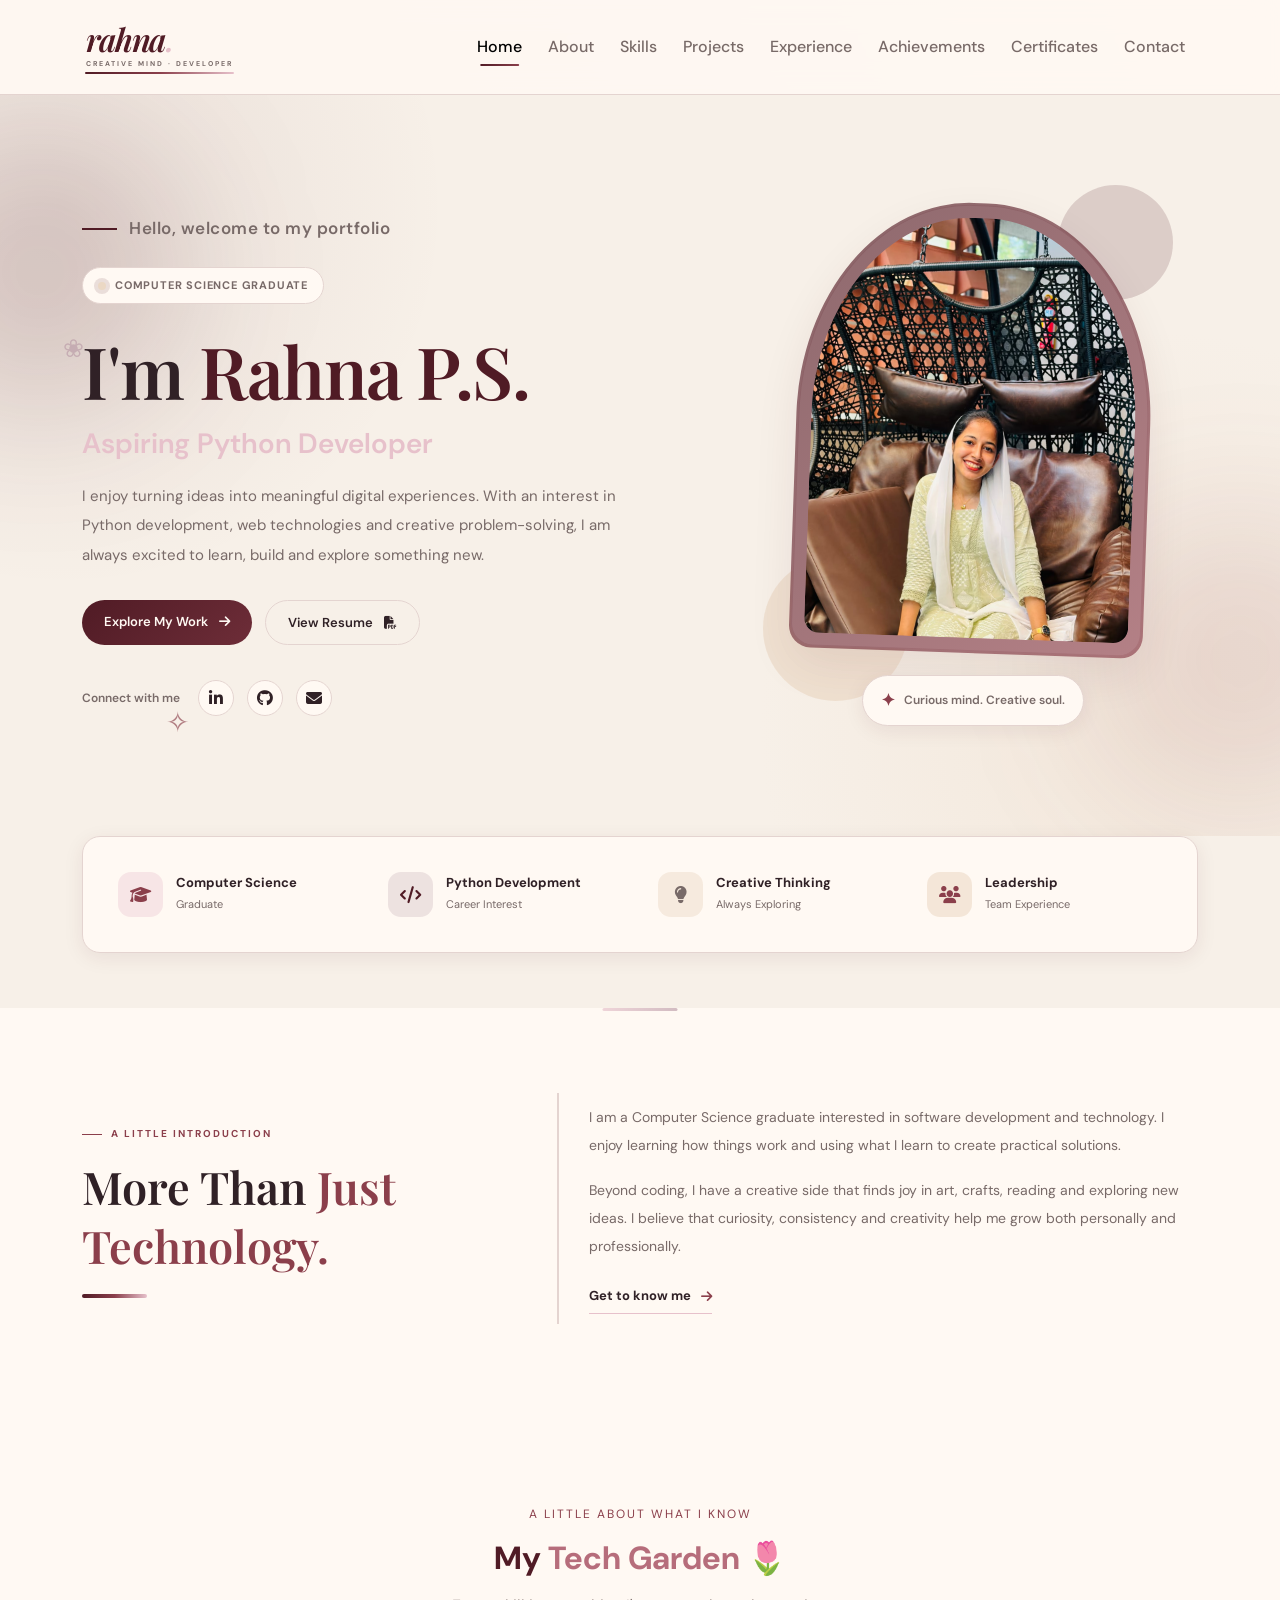
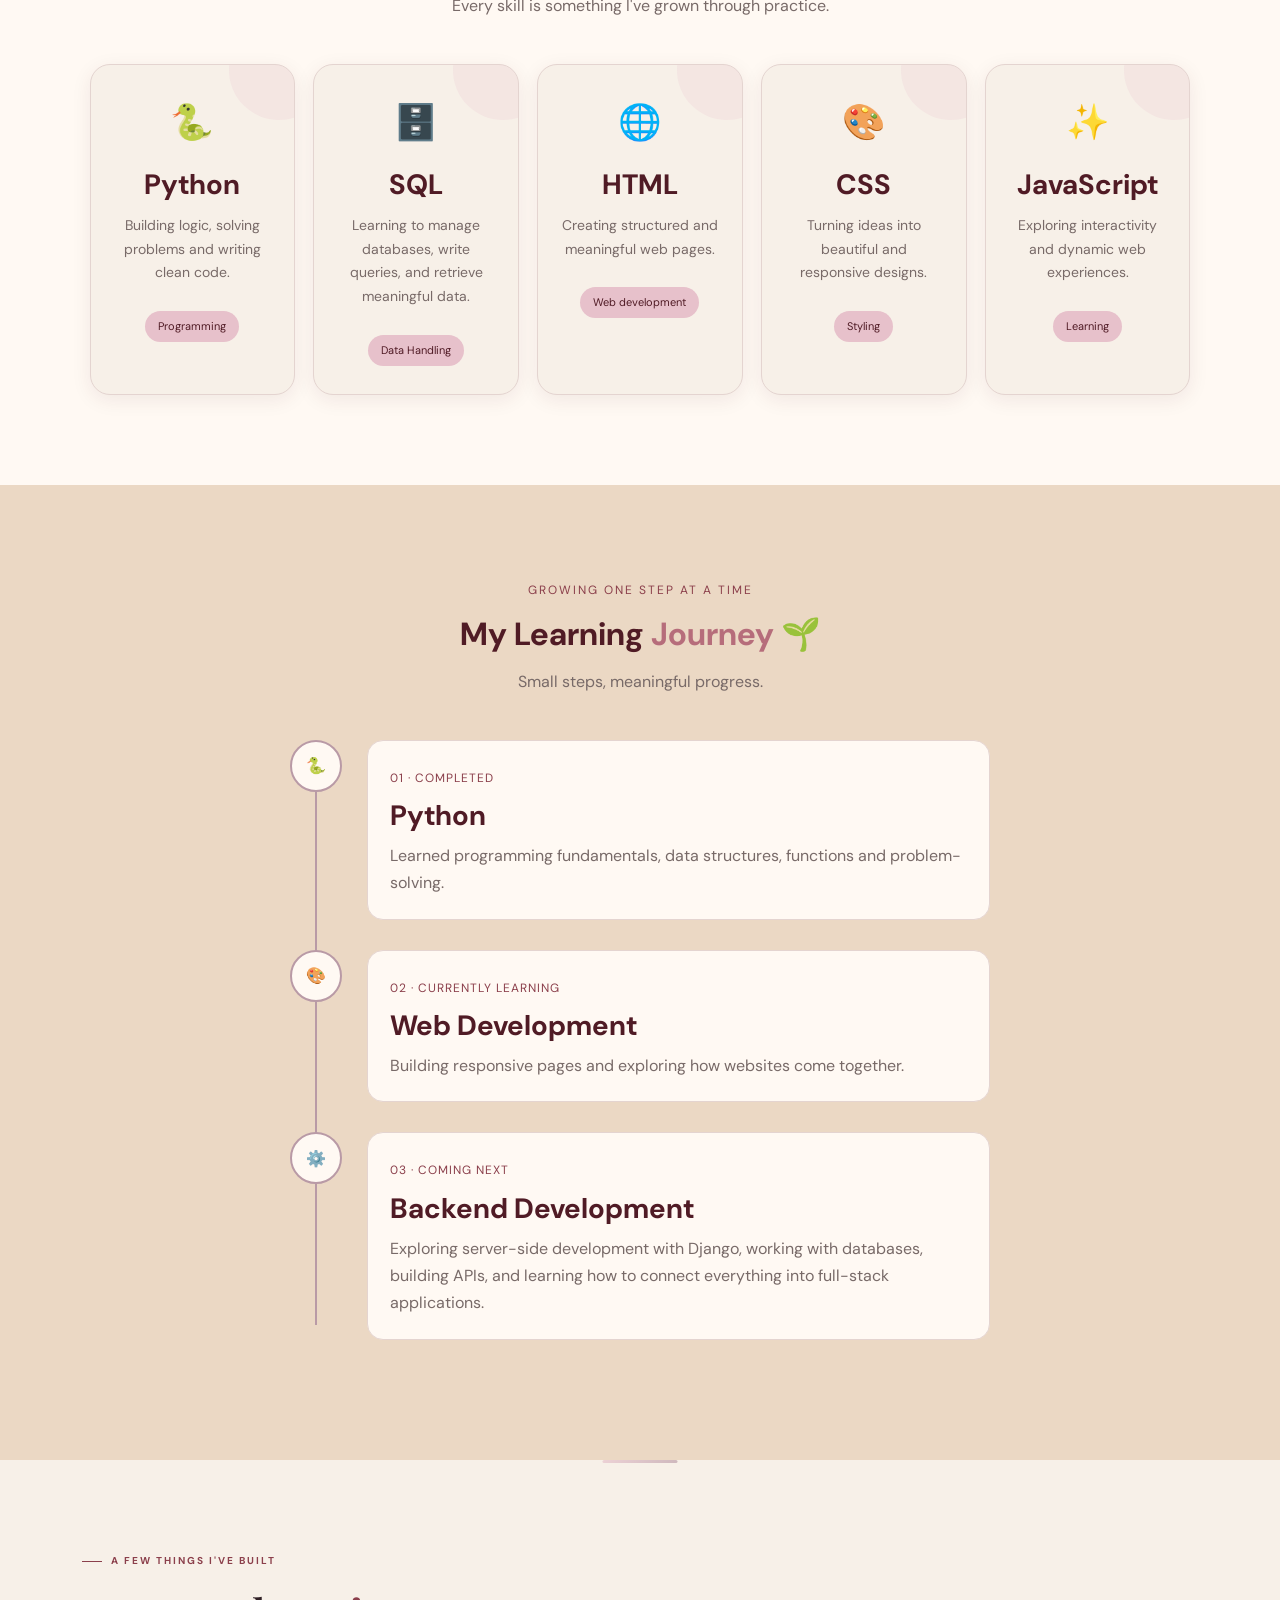
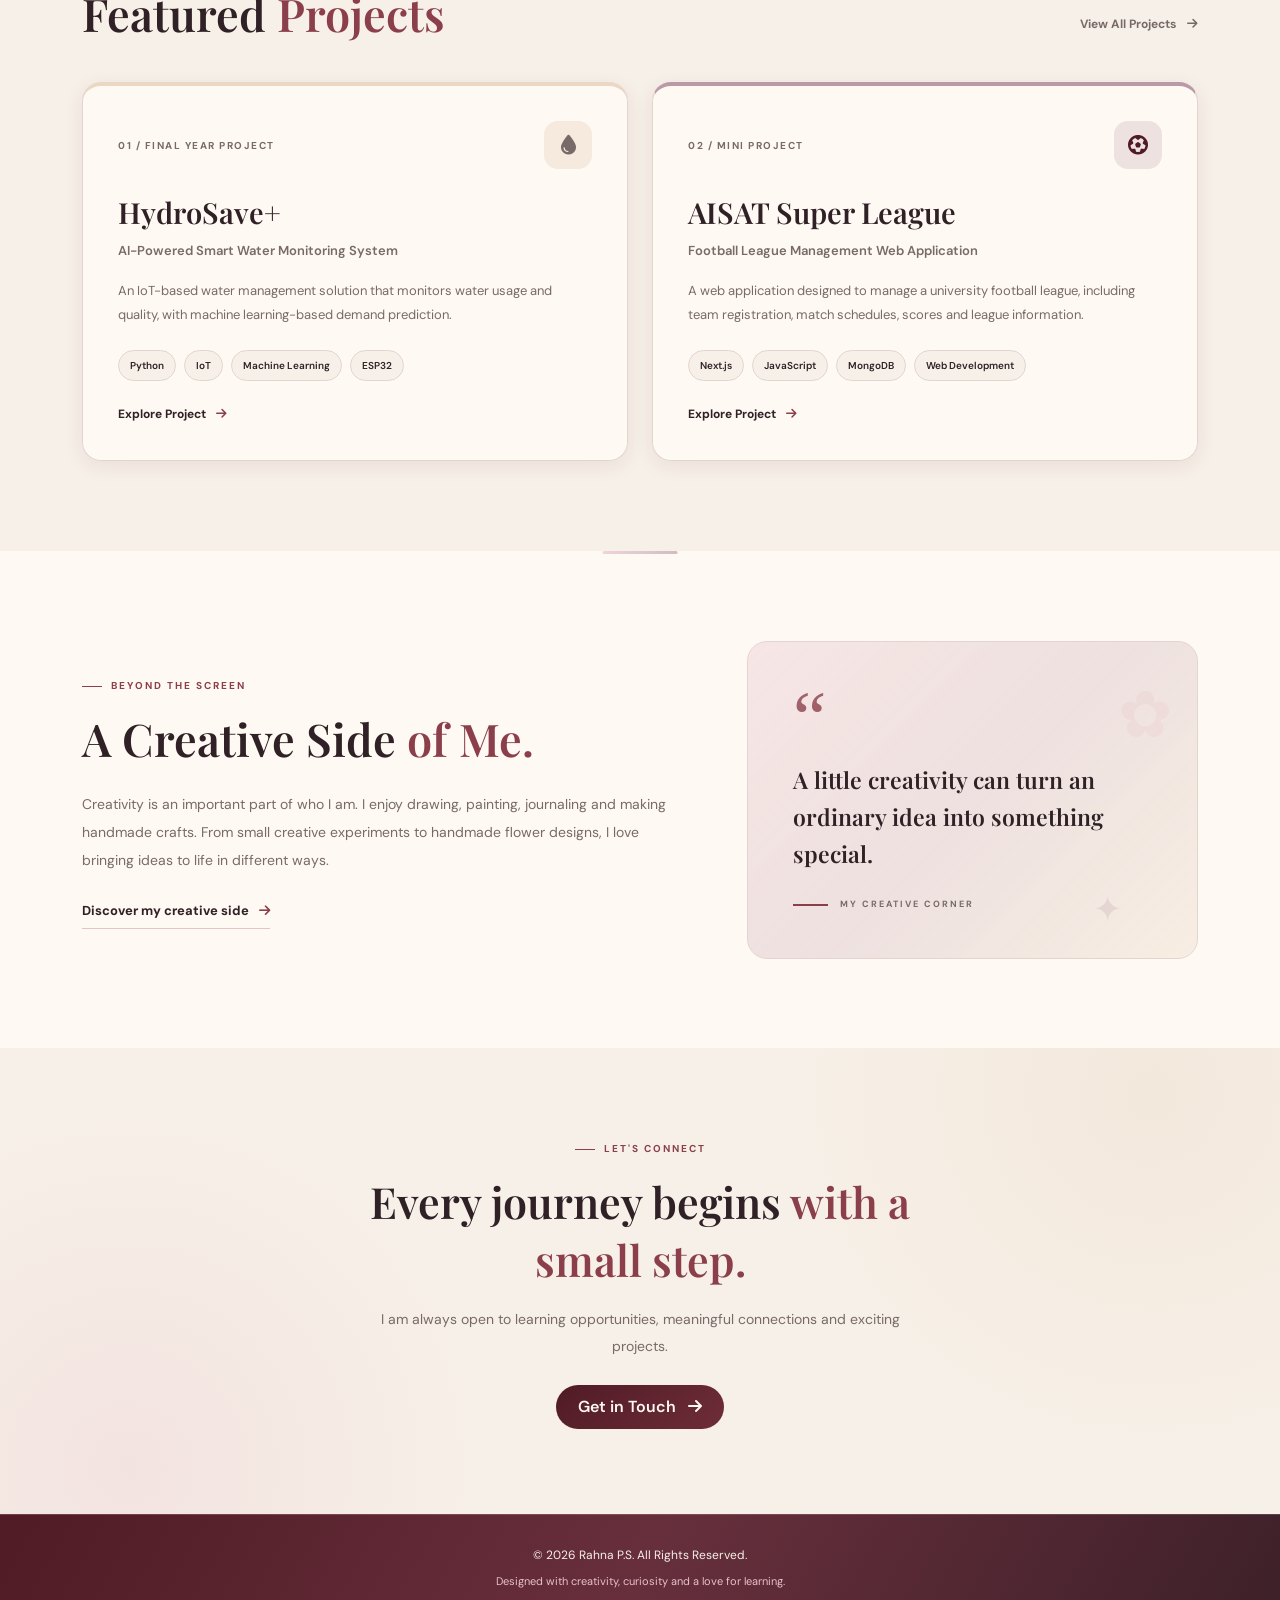
<file: index.html>
<!DOCTYPE html>
<html lang="en">

<head>
    <meta charset="UTF-8">
    <meta name="viewport" content="width=device-width, initial-scale=1.0">

    <title>Home | Rahna P.S.</title>

    <!-- Google Fonts -->
    <link rel="preconnect" href="https://fonts.googleapis.com">
    <link rel="preconnect" href="https://fonts.gstatic.com" crossorigin>
    <link href="https://fonts.googleapis.com/css2?family=DM+Sans:wght@400;500;600;700;800&family=Playfair+Display:ital,wght@0,500;0,600;0,700;1,500;1,600;1,700&display=swap" rel="stylesheet">

    <!-- Bootstrap CSS -->
    <link href="https://cdn.jsdelivr.net/npm/bootstrap@5.3.8/dist/css/bootstrap.min.css"
        rel="stylesheet">

    <!-- Font Awesome -->
    <link rel="stylesheet"
        href="https://cdnjs.cloudflare.com/ajax/libs/font-awesome/6.7.2/css/all.min.css">

    <!-- Custom CSS -->
    <link rel="stylesheet" href="css/style.css">
    <link rel="stylesheet" href="css/theme.css">
    <link rel="stylesheet" href="css/style-extra.css">
    <link rel="stylesheet" href="css/responsive.css">
</head>

<body>

    <!-- ================= NAVIGATION BAR ================= -->

    <nav class="navbar navbar-expand-lg sticky-top">
        <div class="container">

            <!-- Animated Signature Logo -->
            <a class="navbar-brand brand-logo" href="index.html"
                aria-label="Rahna - Home">

                <span class="brand-name">
                    rahna<span class="brand-dot">.</span>
                    <span class="brand-sparkle">✦</span>
                </span>

                <span class="brand-tagline">
                    CREATIVE MIND · DEVELOPER
                </span>

                <span class="brand-underline"></span>

            </a>

            <button class="navbar-toggler" type="button"
                data-bs-toggle="collapse" data-bs-target="#navbarMenu"
                aria-controls="navbarMenu" aria-expanded="false"
                aria-label="Toggle navigation">

                <span class="navbar-toggler-icon"></span>
            </button>

            <div class="collapse navbar-collapse" id="navbarMenu">

                <ul class="navbar-nav ms-auto align-items-lg-center">

                    <li class="nav-item">
                        <a class="nav-link active" href="index.html">Home</a>
                    </li>

                    <li class="nav-item">
                        <a class="nav-link" href="about.html">About</a>
                    </li>

                    <li class="nav-item">
                        <a class="nav-link" href="skills.html">Skills</a>
                    </li>

                    <li class="nav-item">
                        <a class="nav-link" href="projects.html">Projects</a>
                    </li>

                    <li class="nav-item">
                        <a class="nav-link" href="experience.html">Experience</a>
                    </li>

                    <li class="nav-item">
                        <a class="nav-link" href="achievements.html">Achievements</a>
                    </li>

                    <li class="nav-item">
                        <a class="nav-link" href="certificates.html">Certificates</a>
                    </li>

                    <li class="nav-item">
                        <a class="nav-link" href="contact.html">Contact</a>
                    </li>

                </ul>

            </div>
        </div>
    </nav>


    <!-- ================= HERO SECTION ================= -->

    <section class="hero-section home-hero">
        <div class="container">

            <div class="row align-items-center gy-5">

                <div class="col-lg-7 home-hero-content">

                    <p class="hero-greeting">
                        <span class="greeting-line"></span>
                        Hello, welcome to my portfolio
                    </p>

                    <div class="hero-status">
                        <span class="status-dot"></span>
                        Computer Science Graduate
                    </div>

                    <h1>
                        I'm <span class="highlight-name">Rahna P.S.</span>
                    </h1>

                    <h2 class="home-hero-role">
                        Aspiring Python Developer
                    </h2>

                    <p class="hero-description">
                        I enjoy turning ideas into meaningful digital experiences.
                        With an interest in Python development, web technologies
                        and creative problem-solving, I am always excited to learn,
                        build and explore something new.
                    </p>

                    <div class="hero-buttons">
                        <a href="projects.html" class="btn btn-primary">
                            Explore My Work
                            <i class="fas fa-arrow-right ms-2"></i>
                        </a>

                        <a href="documents/resume.pdf"
                            class="btn btn-outline-secondary"
                            target="_blank" rel="noopener noreferrer">
                            View Resume
                            <i class="fas fa-file-pdf ms-2"></i>
                        </a>
                    </div>

                    <div class="hero-social-links">
                        <span>Connect with me</span>

                        <a href="https://www.linkedin.com/in/rahna-p-s-b216263b7/"
                            target="_blank" rel="noopener noreferrer"
                            aria-label="LinkedIn">
                            <i class="fab fa-linkedin-in"></i>
                        </a>

                        <a href="https://github.com/rahna-shanavas"
                            target="_blank" rel="noopener noreferrer"
                            aria-label="GitHub">
                            <i class="fab fa-github"></i>
                        </a>

                        <a href="contact.html" aria-label="Contact">
                            <i class="fas fa-envelope"></i>
                        </a>
                    </div>

                </div>

                <div class="col-lg-5 text-center home-hero-image-column">

                    <div class="hero-image-wrapper">

                        <div class="hero-image-decoration decoration-one"></div>
                        <div class="hero-image-decoration decoration-two"></div>

                        <div class="hero-image-frame">
                            <img src="images/profile/profile.jpeg"
                                alt="Portrait of Rahna P.S."
                                class="profile-image">
                        </div>

                        <div class="hero-image-caption">
                            <span class="caption-star">✦</span>
                            Curious mind. Creative soul.
                        </div>

                    </div>

                </div>
                <div class="floral-decoration flower-one">✿</div>
                <div class="floral-decoration flower-two">✾</div>
                <div class="floral-decoration flower-three">❀</div>
                <div class="floral-decoration flower-four">✧</div>
            </div>
        </div>
    </section>


    <!-- ================= QUICK HIGHLIGHTS ================= -->

    <section class="home-highlights-section">
        <div class="container">

            <div class="home-highlights">

                <div class="home-highlight-item">
                    <span class="highlight-icon rose-icon">
                        <i class="fas fa-graduation-cap"></i>
                    </span>
                    <div>
                        <h3>Computer Science</h3>
                        <p>Graduate</p>
                    </div>
                </div>

                <div class="home-highlight-item">
                    <span class="highlight-icon lavender-icon">
                        <i class="fas fa-code"></i>
                    </span>
                    <div>
                        <h3>Python Development</h3>
                        <p>Career Interest</p>
                    </div>
                </div>

                <div class="home-highlight-item">
                    <span class="highlight-icon sage-icon">
                        <i class="fas fa-lightbulb"></i>
                    </span>
                    <div>
                        <h3>Creative Thinking</h3>
                        <p>Always Exploring</p>
                    </div>
                </div>

                <div class="home-highlight-item">
                    <span class="highlight-icon amber-icon">
                        <i class="fas fa-users"></i>
                    </span>
                    <div>
                        <h3>Leadership</h3>
                        <p>Team Experience</p>
                    </div>
                </div>

            </div>

        </div>
    </section>


    <!-- ================= INTRODUCTION SECTION ================= -->

    <section class="intro-section home-intro-section">
        <div class="container">

            <div class="row align-items-center gy-4">

                <div class="col-lg-5">

                    <p class="section-label">A LITTLE INTRODUCTION</p>

                    <h2 class="home-section-title">
                        More Than
                        <span>Just Technology.</span>
                    </h2>

                    <div class="home-title-decoration"></div>

                </div>

                <div class="col-lg-7">

                    <div class="home-intro-content">

                        <p>
                            I am a Computer Science graduate interested in
                            software development and technology. I enjoy learning
                            how things work and using what I learn to create
                            practical solutions.
                        </p>

                        <p>
                            Beyond coding, I have a creative side that finds joy
                            in art, crafts, reading and exploring new ideas.
                            I believe that curiosity, consistency and creativity
                            help me grow both personally and professionally.
                        </p>

                        <a href="about.html" class="home-text-link">
                            Get to know me
                            <i class="fas fa-arrow-right"></i>
                        </a>

                    </div>

                </div>

            </div>

        </div>
    </section>

    <section class="skills-showcase" id="skills">
        <div class="section-heading">
            <span class="section-kicker">A little about what I know</span>
            <h2>My <span>Tech Garden</span> 🌷</h2>
            <p>Every skill is something I've grown through practice.</p>
        </div>

        <div class="skill-grid">
            <div class="skill-card">
                <span class="skill-icon">🐍</span>
                <h3>Python</h3>
                <p>Building logic, solving problems and writing clean code.</p>
                <span class="skill-tag">Programming</span>
            </div>
            <div class="skill-card">
                <span class="skill-icon">🗄️</span>
                <h3>SQL</h3>
                <p>Learning to manage databases, write queries, and retrieve meaningful data.</p>
                <span class="skill-tag">Data Handling</span>
            </div>
            <div class="skill-card">
                <span class="skill-icon">🌐</span>
                <h3>HTML</h3>
                <p>Creating structured and meaningful web pages.</p>
                <span class="skill-tag">Web development</span>
            </div>

            <div class="skill-card">
                <span class="skill-icon">🎨</span>
                <h3>CSS</h3>
                <p>Turning ideas into beautiful and responsive designs.</p>
                <span class="skill-tag">Styling</span>
            </div>

            <div class="skill-card">
                <span class="skill-icon">✨</span>
                <h3>JavaScript</h3>
                <p>Exploring interactivity and dynamic web experiences.</p>
                <span class="skill-tag">Learning</span>
            </div>
        </div>
    </section>

    <section class="journey-section" id="journey">
        <div class="section-heading">
            <span class="section-kicker">Growing one step at a time</span>
            <h2>My Learning <span>Journey</span> 🌱</h2>
            <p>Small steps, meaningful progress.</p>
        </div>

        <div class="journey-timeline">
            <div class="journey-item">
                <div class="journey-dot">🐍</div>
                <div class="journey-content">
                    <span>01 · Completed</span>
                    <h3>Python</h3>
                    <p>Learned programming fundamentals, data structures,
                    functions and problem-solving.</p>
                </div>
            </div>

            <div class="journey-item">
                <div class="journey-dot">🎨</div>
                <div class="journey-content">
                    <span>02 · Currently Learning</span>
                    <h3>Web Development</h3>
                    <p>Building responsive pages and exploring how websites
                    come together.</p>
                </div>
            </div>

            <div class="journey-item">
                <div class="journey-dot">⚙️</div>
                <div class="journey-content">
                    <span>03 · Coming next</span>
                    <h3>Backend Development</h3>
                    <p>Exploring server-side development with Django, working with databases, building APIs, and learning how to connect everything into full-stack applications.</p>
                </div>
            </div>
        </div>
    </section>

    <!-- ================= FEATURED PROJECTS ================= -->

    <section class="projects-section home-featured-section">
        <div class="container">

            <div class="home-section-heading">

                <div>
                    <p class="section-label">A FEW THINGS I'VE BUILT</p>
                    <h2 class="home-section-title">
                        Featured <span>Projects</span>
                    </h2>
                </div>

                <a href="projects.html" class="home-view-all">
                    View All Projects
                    <i class="fas fa-arrow-right ms-2"></i>
                </a>

            </div>

            <div class="row g-4">

                <div class="col-lg-6">

                    <article class="home-project-card home-project-sage">

                        <div class="home-project-top">
                            <span class="home-project-number">01 / FINAL YEAR PROJECT</span>
                            <span class="home-project-symbol">
                                <i class="fas fa-droplet"></i>
                            </span>
                        </div>

                        <h3>HydroSave+</h3>

                        <p class="home-project-subtitle">
                            AI-Powered Smart Water Monitoring System
                        </p>

                        <p class="home-project-description">
                            An IoT-based water management solution that monitors
                            water usage and quality, with machine learning-based
                            demand prediction.
                        </p>

                        <div class="home-project-tags">
                            <span>Python</span>
                            <span>IoT</span>
                            <span>Machine Learning</span>
                            <span>ESP32</span>
                        </div>

                        <a href="projects.html" class="home-project-link">
                            Explore Project
                            <i class="fas fa-arrow-right"></i>
                        </a>

                    </article>

                </div>

                <div class="col-lg-6">

                    <article class="home-project-card home-project-lavender">

                        <div class="home-project-top">
                            <span class="home-project-number">02 / MINI PROJECT</span>
                            <span class="home-project-symbol">
                                <i class="fas fa-futbol"></i>
                            </span>
                        </div>

                        <h3>AISAT Super League</h3>

                        <p class="home-project-subtitle">
                            Football League Management Web Application
                        </p>

                        <p class="home-project-description">
                            A web application designed to manage a university
                            football league, including team registration,
                            match schedules, scores and league information.
                        </p>

                        <div class="home-project-tags">
                            <span>Next.js</span>
                            <span>JavaScript</span>
                            <span>MongoDB</span>
                            <span>Web Development</span>
                        </div>

                        <a href="projects.html" class="home-project-link">
                            Explore Project
                            <i class="fas fa-arrow-right"></i>
                        </a>

                    </article>

                </div>

            </div>

        </div>
    </section>


    <!-- ================= CREATIVE SIDE ================= -->

    <section class="home-creative-section">
        <div class="container">

            <div class="row align-items-center gy-4">

                <div class="col-lg-7">

                    <p class="section-label">BEYOND THE SCREEN</p>

                    <h2 class="home-section-title">
                        A Creative Side
                        <span>of Me.</span>
                    </h2>

                    <p class="home-creative-description">
                        Creativity is an important part of who I am.
                        I enjoy drawing, painting, journaling and making
                        handmade crafts. From small creative experiments
                        to handmade flower designs, I love bringing ideas
                        to life in different ways.
                    </p>

                    <a href="about.html" class="home-text-link">
                        Discover my creative side
                        <i class="fas fa-arrow-right"></i>
                    </a>

                </div>

                <div class="col-lg-5">

                    <div class="creative-quote-card">

                        <span class="creative-quote-mark">“</span>

                        <p>
                            A little creativity can turn an ordinary idea
                            into something special.
                        </p>

                        <div class="creative-quote-bottom">
                            <span></span>
                            <small>MY CREATIVE CORNER</small>
                        </div>

                        <div class="creative-decoration creative-decoration-one">✿</div>
                        <div class="creative-decoration creative-decoration-two">✦</div>

                    </div>

                </div>

            </div>

        </div>
    </section>


    <!-- ================= CLOSING SECTION ================= -->

    <section class="home-closing-section">
        <div class="container text-center">

            <p class="section-label">LET'S CONNECT</p>

            <h2>
                Every journey begins
                <span>with a small step.</span>
            </h2>

            <p>
                I am always open to learning opportunities, meaningful
                connections and exciting projects.
            </p>

            <a href="contact.html" class="btn btn-primary">
                Get in Touch
                <i class="fas fa-arrow-right ms-2"></i>
            </a>

        </div>
    </section>


    <!-- ================= FOOTER ================= -->

    <footer class="footer home-footer">
        <div class="container">

            <p>
                © 2026 Rahna P.S. All Rights Reserved.
            </p>

            <p class="footer-subtext">
                Designed with creativity, curiosity and a love for learning.
            </p>

        </div>
    </footer>

    <div class="sparkle-container" aria-hidden="true"></div>
    <!-- Bootstrap JavaScript -->
    <script src="https://cdn.jsdelivr.net/npm/bootstrap@5.3.8/dist/js/bootstrap.bundle.min.js"></script>

    <!-- Custom JavaScript -->
    <script src="js/script.js"></script>

</body>
</html>
</file>
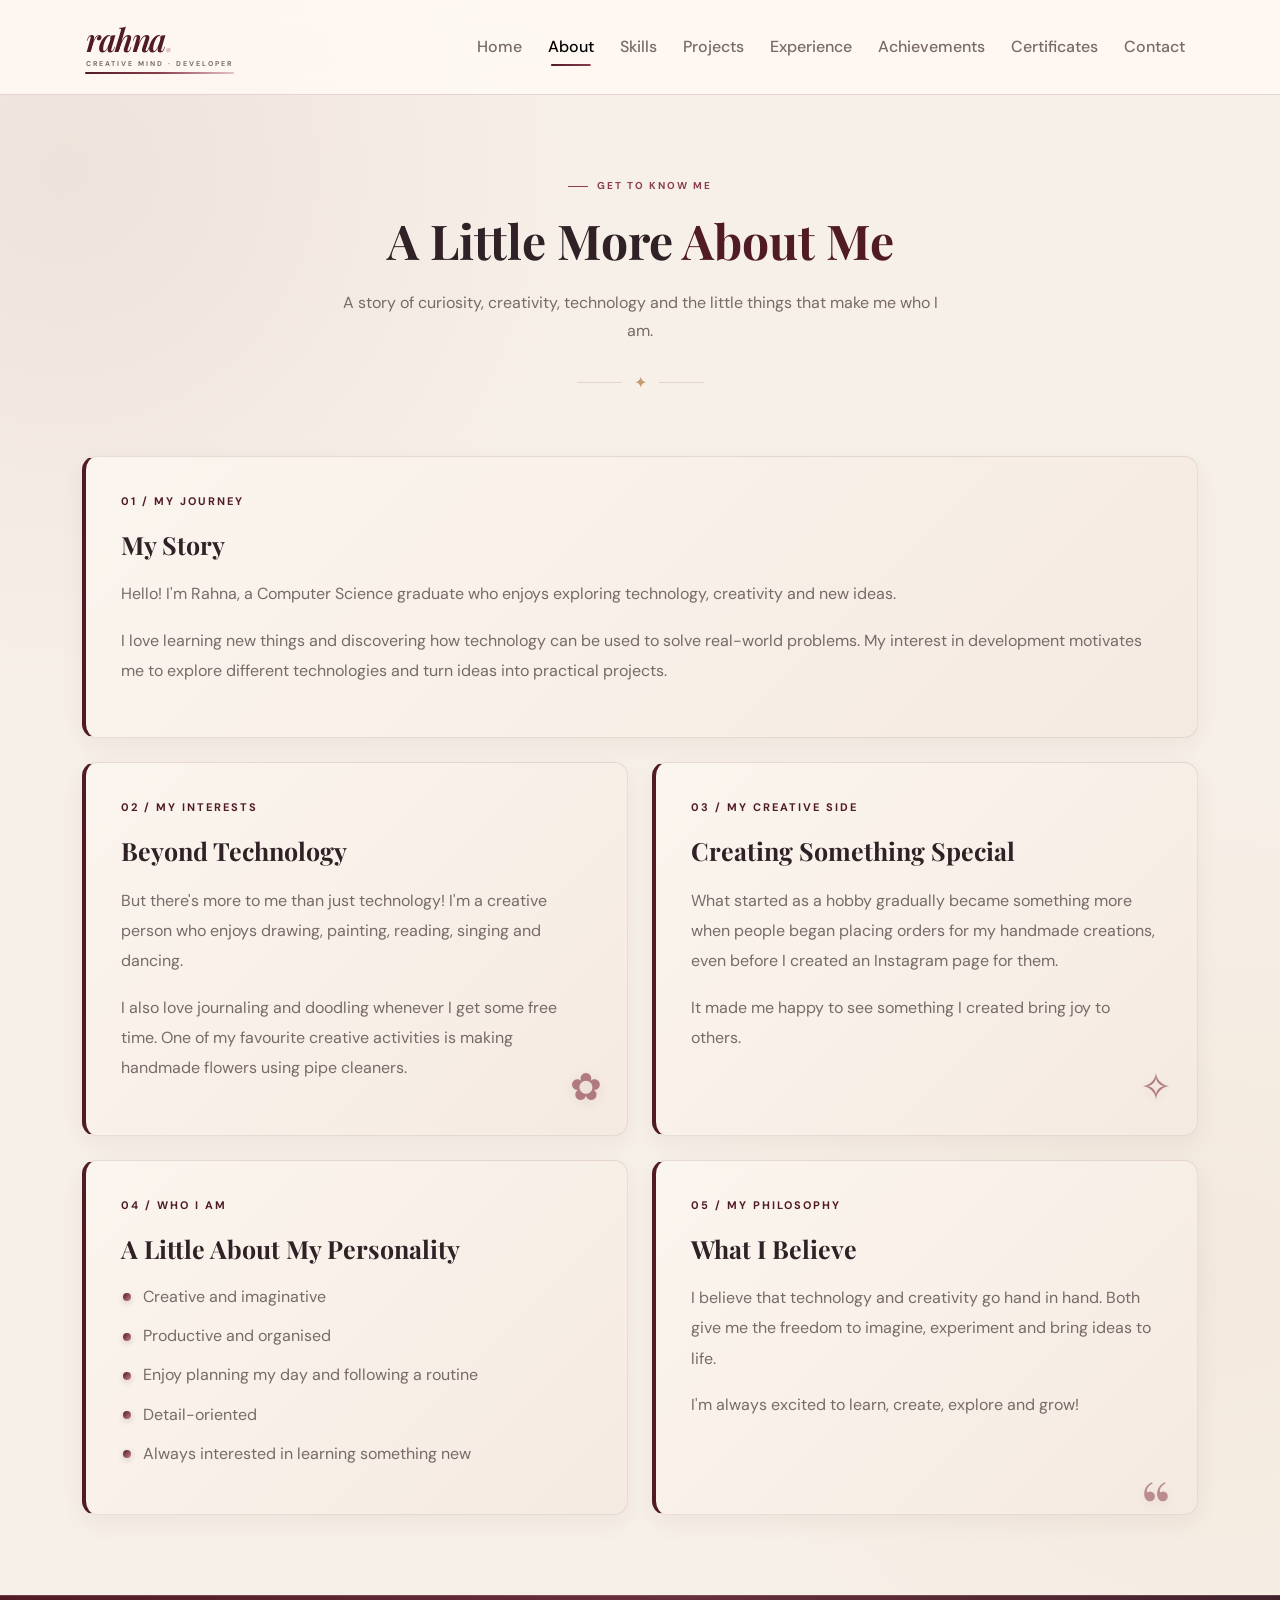
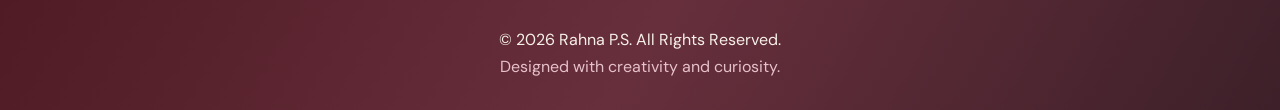
<file: about.html>
<!DOCTYPE html>
<html lang="en">

<head>
    <meta charset="UTF-8">
    <meta name="viewport" content="width=device-width, initial-scale=1.0">

    <meta name="description" content="Get to know Rahna P.S., her journey in technology, creative interests, hobbies and personality.">

    <title>About Me | Rahna P.S.</title>

    <!-- Google Fonts -->
    <link rel="preconnect" href="https://fonts.googleapis.com">
    <link rel="preconnect" href="https://fonts.gstatic.com" crossorigin>
    <link href="https://fonts.googleapis.com/css2?family=DM+Sans:wght@400;500;600;700;800&family=Playfair+Display:ital,wght@0,500;0,600;0,700;1,500;1,600;1,700&display=swap" rel="stylesheet">

    <!-- Bootstrap CSS -->
    <link href="https://cdn.jsdelivr.net/npm/bootstrap@5.3.8/dist/css/bootstrap.min.css"
        rel="stylesheet">

    <!-- Font Awesome -->
    <link rel="stylesheet"
        href="https://cdnjs.cloudflare.com/ajax/libs/font-awesome/6.7.2/css/all.min.css">

    <!-- Custom CSS -->
    <link rel="stylesheet" href="css/style.css">
    <link rel="stylesheet" href="css/theme.css">
    <link rel="stylesheet" href="css/style-extra.css">
    <link rel="stylesheet" href="css/responsive.css">

</head>

<body>

    <!-- ==============================
         NAVIGATION BAR
    ============================== -->

    <nav class="navbar navbar-expand-lg sticky-top">

        <div class="container">

            <!-- Animated Signature Logo -->
            <a class="navbar-brand brand-logo" href="index.html"
                aria-label="Rahna - Home">

                <span class="brand-name">
                    rahna<span class="brand-dot">.</span>
                    <span class="brand-sparkle">✦</span>
                </span>

                <span class="brand-tagline">
                    CREATIVE MIND · DEVELOPER
                </span>

                <span class="brand-underline"></span>

            </a>

            <button class="navbar-toggler" type="button"
                data-bs-toggle="collapse"
                data-bs-target="#navbarMenu"
                aria-controls="navbarMenu"
                aria-expanded="false"
                aria-label="Toggle navigation">

                <span class="navbar-toggler-icon"></span>

            </button>

            <div class="collapse navbar-collapse" id="navbarMenu">

                <ul class="navbar-nav ms-auto align-items-lg-center">

                    <li class="nav-item">
                        <a class="nav-link" href="index.html">Home</a>
                    </li>

                    <li class="nav-item">
                        <a class="nav-link active" href="about.html">About</a>
                    </li>

                    <li class="nav-item">
                        <a class="nav-link" href="skills.html">Skills</a>
                    </li>

                    <li class="nav-item">
                        <a class="nav-link" href="projects.html">Projects</a>
                    </li>

                    <li class="nav-item">
                        <a class="nav-link" href="experience.html">Experience</a>
                    </li>

                    <li class="nav-item">
                        <a class="nav-link" href="achievements.html">Achievements</a>
                    </li>

                    <li class="nav-item">
                        <a class="nav-link" href="certificates.html">Certificates</a>
                    </li>

                    <li class="nav-item">
                        <a class="nav-link" href="contact.html">Contact</a>
                    </li>

                </ul>

            </div>

        </div>

    </nav>


    <!-- ==============================
         ABOUT PAGE HEADING
    ============================== -->

    <section class="about-page container">

        <div class="about-heading text-center">

            <p class="section-label">GET TO KNOW ME</p>

            <h1>
                A Little More <span class="highlight-name">About Me</span>
            </h1>

            <p class="about-intro">
                A story of curiosity, creativity, technology
                and the little things that make me who I am.
            </p>

            <div class="about-heading-decoration">
                <span></span>
                ✦
                <span></span>
            </div>

        </div>


        <!-- ==============================
             ABOUT CONTENT GRID
        ============================== -->

        <div class="row g-4 about-grid">

            <!-- My Story -->
            <div class="col-lg-12">

                <div class="about-content about-story">

                    <p class="about-card-label">01 / MY JOURNEY</p>

                    <h2>My Story</h2>

                    <p>
                        Hello! I'm Rahna, a Computer Science graduate
                        who enjoys exploring technology, creativity
                        and new ideas.
                    </p>

                    <p>
                        I love learning new things and discovering
                        how technology can be used to solve real-world
                        problems. My interest in development motivates
                        me to explore different technologies and turn
                        ideas into practical projects.
                    </p>

                </div>

            </div>


            <!-- Beyond Technology -->
            <div class="col-lg-6">

                <div class="about-content about-technology">

                    <p class="about-card-label">02 / MY INTERESTS</p>

                    <h2>Beyond Technology</h2>

                    <p>
                        But there's more to me than just technology!
                        I'm a creative person who enjoys drawing,
                        painting, reading, singing and dancing.
                    </p>

                    <p>
                        I also love journaling and doodling whenever
                        I get some free time. One of my favourite
                        creative activities is making handmade flowers
                        using pipe cleaners.
                    </p>

                    <div class="about-small-decoration">✿</div>

                </div>

            </div>


            <!-- Creative Side -->
            <div class="col-lg-6">

                <div class="about-content about-creative">

                    <p class="about-card-label">03 / MY CREATIVE SIDE</p>

                    <h2>Creating Something Special</h2>

                    <p>
                        What started as a hobby gradually became
                        something more when people began placing
                        orders for my handmade creations, even before
                        I created an Instagram page for them.
                    </p>

                    <p>
                        It made me happy to see something I created
                        bring joy to others.
                    </p>

                    <div class="about-small-decoration">✧</div>

                </div>

            </div>


            <!-- Personality -->
            <div class="col-lg-6">

                <div class="about-content about-personality">

                    <p class="about-card-label">04 / WHO I AM</p>

                    <h2>A Little About My Personality</h2>

                    <ul class="personality-list">

                        <li>Creative and imaginative</li>

                        <li>Productive and organised</li>

                        <li>Enjoy planning my day and following a routine</li>

                        <li>Detail-oriented</li>

                        <li>Always interested in learning something new</li>

                    </ul>

                </div>

            </div>


            <!-- What I Believe -->
            <div class="col-lg-6">

                <div class="about-content about-belief">

                    <p class="about-card-label">05 / MY PHILOSOPHY</p>

                    <h2>What I Believe</h2>

                    <p>
                        I believe that technology and creativity go
                        hand in hand. Both give me the freedom to
                        imagine, experiment and bring ideas to life.
                    </p>

                    <p>
                        I'm always excited to learn, create, explore
                        and grow!
                    </p>

                    <div class="about-quote-mark">“</div>

                </div>

            </div>

        </div>

    </section>


    <!-- ==============================
         FOOTER
    ============================== -->

    <footer class="footer">

        <p>© 2026 Rahna P.S. All Rights Reserved.</p>

        <p class="footer-subtext">
            Designed with creativity and curiosity.
        </p>

    </footer>
    <!-- Floating Sparkles -->
    <div class="sparkle-container" aria-hidden="true"></div>

    <!-- Bootstrap JavaScript -->
    <script src="https://cdn.jsdelivr.net/npm/bootstrap@5.3.8/dist/js/bootstrap.bundle.min.js"></script>

    <!-- Custom JavaScript -->
    <script src="js/script.js"></script>

</body>

</html>
</file>
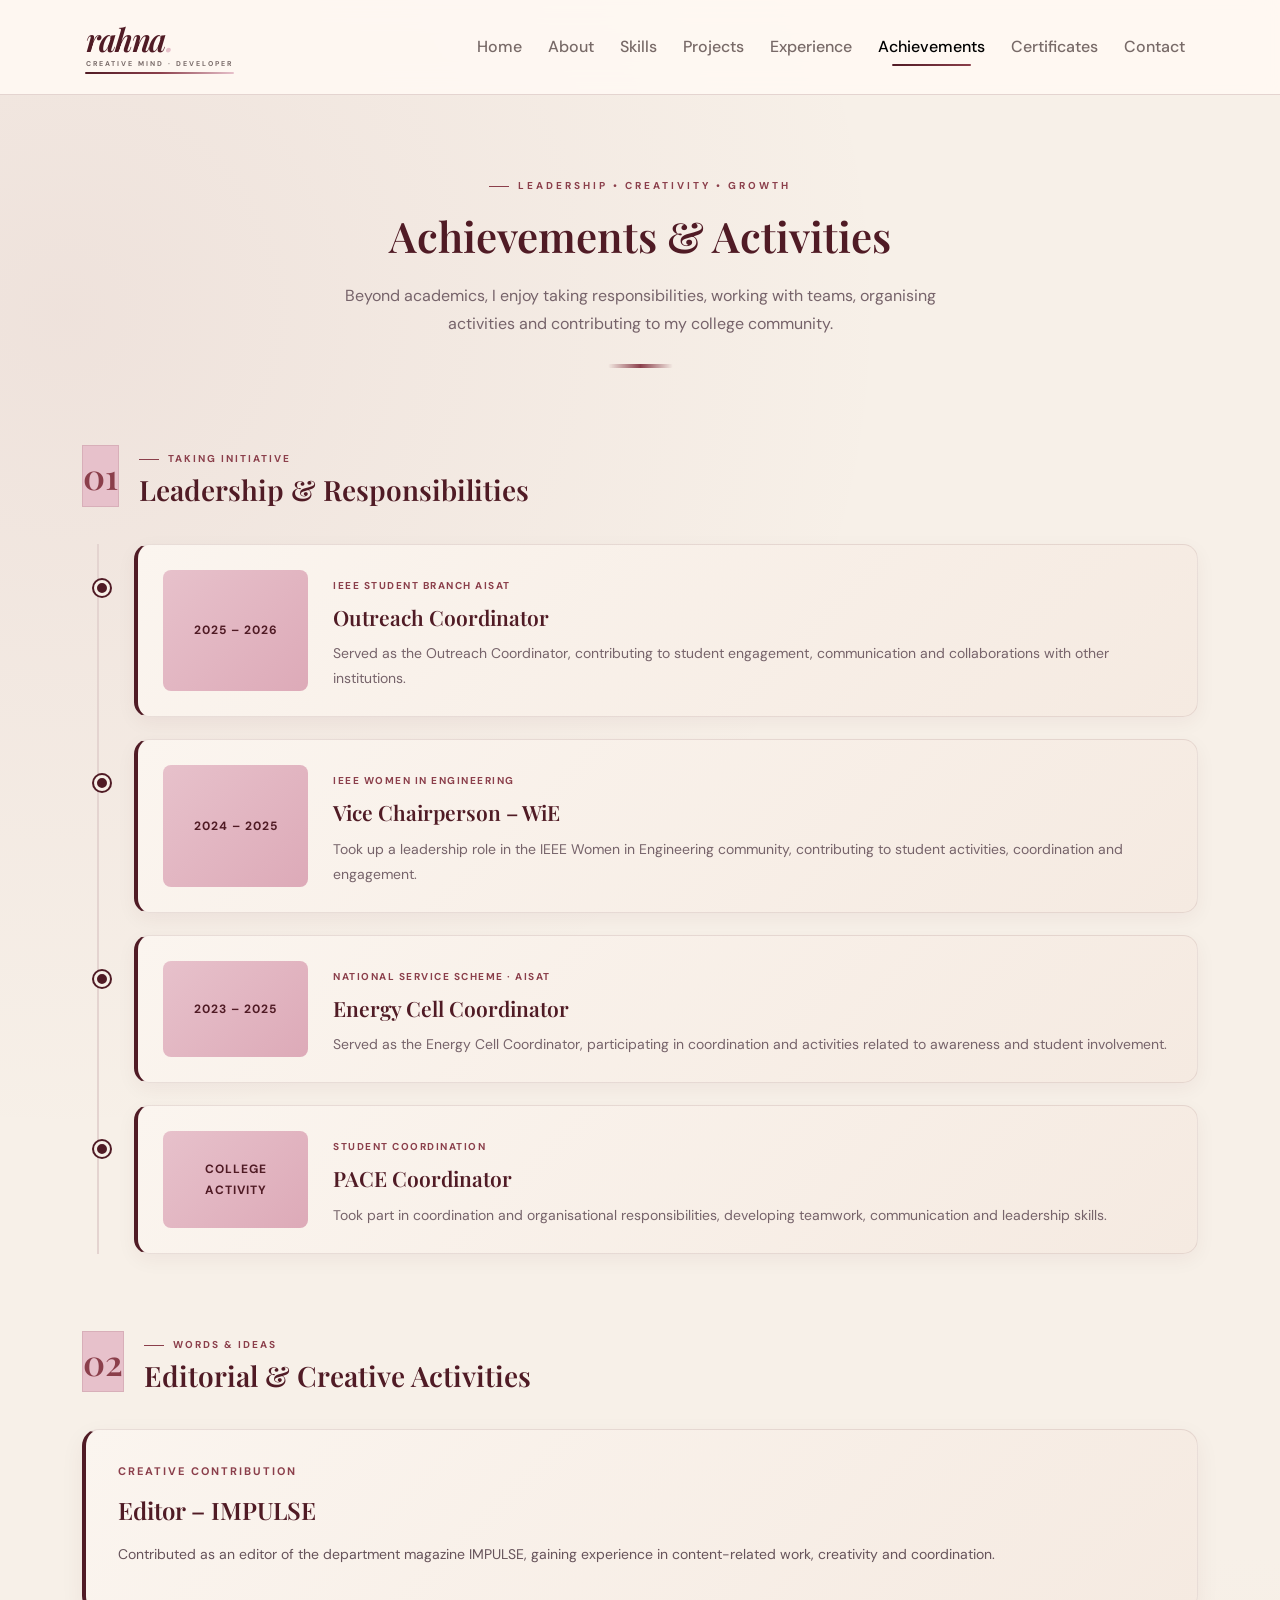
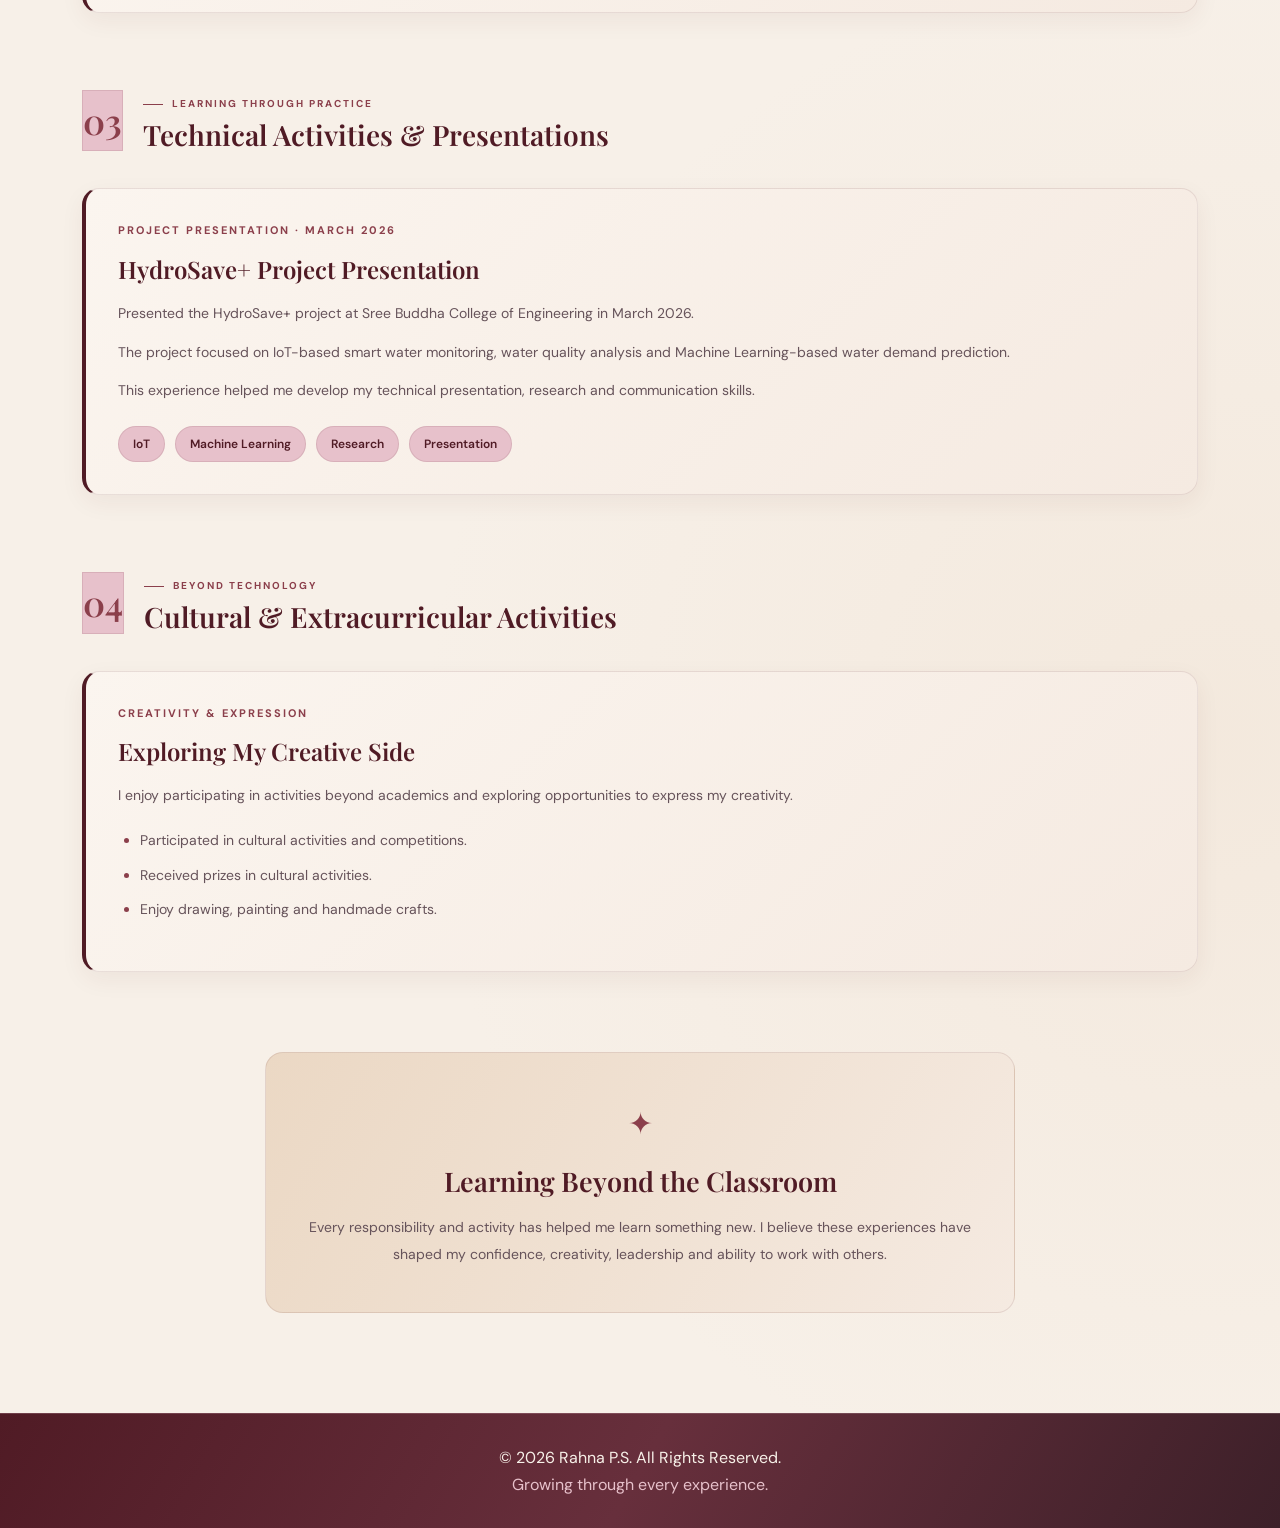
<file: achievements.html>
<!DOCTYPE html>
<html lang="en">

<head>
    <meta charset="UTF-8">
    <meta name="viewport" content="width=device-width, initial-scale=1.0">

    <title>Achievements | Rahna P.S.</title>

    <!-- Bootstrap CSS -->
    <link href="https://cdn.jsdelivr.net/npm/bootstrap@5.3.8/dist/css/bootstrap.min.css"
        rel="stylesheet">

    <!-- Google Fonts -->
    <link rel="preconnect" href="https://fonts.googleapis.com">
    <link rel="preconnect" href="https://fonts.gstatic.com" crossorigin>
    <link href="https://fonts.googleapis.com/css2?family=DM+Sans:wght@400;500;600;700;800&family=Playfair+Display:ital,wght@0,500;0,600;0,700;1,500;1,600;1,700&display=swap"
        rel="stylesheet">

    <!-- Font Awesome -->
    <link rel="stylesheet"
        href="https://cdnjs.cloudflare.com/ajax/libs/font-awesome/6.7.2/css/all.min.css">

    <!-- Custom CSS -->
    <link rel="stylesheet" href="css/style.css">
    <link rel="stylesheet" href="css/theme.css">
    <link rel="stylesheet" href="css/style-extra.css">
    <link rel="stylesheet" href="css/responsive.css">
</head>

<body>

    <!-- Navigation Bar -->
    <nav class="navbar navbar-expand-lg sticky-top">
        <div class="container">

            <!-- Animated Signature Logo -->
            <a class="navbar-brand brand-logo" href="index.html"
                aria-label="Rahna - Home">

                <span class="brand-name">
                    rahna<span class="brand-dot">.</span>
                    <span class="brand-sparkle">✦</span>
                </span>

                <span class="brand-tagline">
                    CREATIVE MIND · DEVELOPER
                </span>

                <span class="brand-underline"></span>

            </a>

            <button class="navbar-toggler" type="button"
                data-bs-toggle="collapse"
                data-bs-target="#navbarMenu"
                aria-controls="navbarMenu"
                aria-expanded="false"
                aria-label="Toggle navigation">

                <span class="navbar-toggler-icon"></span>
            </button>

            <div class="collapse navbar-collapse" id="navbarMenu">

                <ul class="navbar-nav ms-auto align-items-lg-center">

                    <li class="nav-item">
                        <a class="nav-link" href="index.html">Home</a>
                    </li>

                    <li class="nav-item">
                        <a class="nav-link" href="about.html">About</a>
                    </li>

                    <li class="nav-item">
                        <a class="nav-link" href="skills.html">Skills</a>
                    </li>

                    <li class="nav-item">
                        <a class="nav-link" href="projects.html">Projects</a>
                    </li>

                    <li class="nav-item">
                        <a class="nav-link" href="experience.html">Experience</a>
                    </li>

                    <li class="nav-item">
                        <a class="nav-link active" href="achievements.html">Achievements</a>
                    </li>

                    <li class="nav-item">
                        <a class="nav-link" href="certificates.html">Certificates</a>
                    </li>

                    <li class="nav-item">
                        <a class="nav-link" href="contact.html">Contact</a>
                    </li>
                </ul>

            </div>
        </div>
    </nav>


    <!-- Achievements Page -->
    <main class="achievements-page container">

        <!-- Page Heading -->
        <section class="achievements-heading text-center">

            <p class="section-label">LEADERSHIP • CREATIVITY • GROWTH</p>

            <h1>Achievements & Activities</h1>

            <p class="achievements-intro">
                Beyond academics, I enjoy taking responsibilities,
                working with teams, organising activities and
                contributing to my college community.
            </p>

            <div class="achievements-heading-decoration"></div>

        </section>


        <!-- Leadership Section -->
        <section class="achievement-section">

            <div class="achievement-section-heading">
                <span class="achievement-section-number">01</span>

                <div>
                    <p class="section-label">TAKING INITIATIVE</p>
                    <h2>Leadership & Responsibilities</h2>
                </div>
            </div>


            <div class="leadership-timeline">

                <!-- IEEE Outreach Coordinator -->
                <article class="leadership-item rose-accent">

                    <div class="leadership-year">2025 – 2026</div>

                    <div class="leadership-details">
                        <span class="achievement-category">IEEE STUDENT BRANCH AISAT</span>

                        <h3>Outreach Coordinator</h3>

                        <p>
                            Served as the Outreach Coordinator,
                            contributing to student engagement,
                            communication and collaborations
                            with other institutions.
                        </p>
                    </div>

                </article>


                <!-- IEEE WiE Vice Chairperson -->
                <article class="leadership-item lavender-accent">

                    <div class="leadership-year">2024 – 2025</div>

                    <div class="leadership-details">
                        <span class="achievement-category">IEEE WOMEN IN ENGINEERING</span>

                        <h3>Vice Chairperson – WiE</h3>

                        <p>
                            Took up a leadership role in the IEEE
                            Women in Engineering community,
                            contributing to student activities,
                            coordination and engagement.
                        </p>
                    </div>

                </article>


                <!-- NSS Energy Cell Coordinator -->
                <article class="leadership-item sage-accent">

                    <div class="leadership-year">2023 – 2025</div>

                    <div class="leadership-details">
                        <span class="achievement-category">NATIONAL SERVICE SCHEME · AISAT</span>

                        <h3>Energy Cell Coordinator</h3>

                        <p>
                            Served as the Energy Cell Coordinator,
                            participating in coordination and
                            activities related to awareness and
                            student involvement.
                        </p>
                    </div>

                </article>


                <!-- PACE Coordinator -->
                <article class="leadership-item amber-accent">

                    <div class="leadership-year">COLLEGE ACTIVITY</div>

                    <div class="leadership-details">
                        <span class="achievement-category">STUDENT COORDINATION</span>

                        <h3>PACE Coordinator</h3>

                        <p>
                            Took part in coordination and
                            organisational responsibilities,
                            developing teamwork, communication
                            and leadership skills.
                        </p>
                    </div>

                </article>

            </div>

        </section>


        <!-- Editorial Section -->
        <section class="achievement-section">

            <div class="achievement-section-heading">
                <span class="achievement-section-number">02</span>

                <div>
                    <p class="section-label">WORDS & IDEAS</p>
                    <h2>Editorial & Creative Activities</h2>
                </div>
            </div>


            <article class="achievement-card editorial-card">

                <span class="achievement-card-label">CREATIVE CONTRIBUTION</span>

                <h3>Editor – IMPULSE</h3>

                <p>
                    Contributed as an editor of the department
                    magazine IMPULSE, gaining experience in
                    content-related work, creativity and coordination.
                </p>

            </article>

        </section>


        <!-- Technical Activities -->
        <section class="achievement-section">

            <div class="achievement-section-heading">
                <span class="achievement-section-number">03</span>

                <div>
                    <p class="section-label">LEARNING THROUGH PRACTICE</p>
                    <h2>Technical Activities & Presentations</h2>
                </div>
            </div>


            <article class="achievement-card technical-card">

                <span class="achievement-card-label">PROJECT PRESENTATION · MARCH 2026</span>

                <h3>HydroSave+ Project Presentation</h3>

                <p>
                    Presented the HydroSave+ project at Sree Buddha
                    College of Engineering in March 2026.
                </p>

                <p>
                    The project focused on IoT-based smart water
                    monitoring, water quality analysis and
                    Machine Learning-based water demand prediction.
                </p>

                <p>
                    This experience helped me develop my technical
                    presentation, research and communication skills.
                </p>

                <div class="achievement-tags">
                    <span>IoT</span>
                    <span>Machine Learning</span>
                    <span>Research</span>
                    <span>Presentation</span>
                </div>

            </article>

        </section>


        <!-- Cultural Activities -->
        <section class="achievement-section">

            <div class="achievement-section-heading">
                <span class="achievement-section-number">04</span>

                <div>
                    <p class="section-label">BEYOND TECHNOLOGY</p>
                    <h2>Cultural & Extracurricular Activities</h2>
                </div>
            </div>


            <article class="achievement-card cultural-card">

                <span class="achievement-card-label">CREATIVITY & EXPRESSION</span>

                <h3>Exploring My Creative Side</h3>

                <p>
                    I enjoy participating in activities beyond
                    academics and exploring opportunities to
                    express my creativity.
                </p>

                <ul class="cultural-list">
                    <li>Participated in cultural activities and competitions.</li>
                    <li>Received prizes in cultural activities.</li>
                    <li>Enjoy drawing, painting and handmade crafts.</li>
                </ul>

            </article>

        </section>


        <!-- Closing Message -->
        <section class="achievements-closing text-center">

            <span class="closing-decoration">✦</span>

            <h2>Learning Beyond the Classroom</h2>

            <p>
                Every responsibility and activity has helped me
                learn something new. I believe these experiences
                have shaped my confidence, creativity, leadership
                and ability to work with others.
            </p>

        </section>

    </main>


    <!-- Footer -->
    <footer class="footer">
        <p>© 2026 Rahna P.S. All Rights Reserved.</p>
        <p class="footer-subtext">Growing through every experience.</p>
    </footer>
    <!-- Floating Sparkles -->
    <div class="sparkle-container" aria-hidden="true"></div>

    <!-- Bootstrap JavaScript -->
    <script src="https://cdn.jsdelivr.net/npm/bootstrap@5.3.8/dist/js/bootstrap.bundle.min.js">
    </script>

    <!-- Custom JavaScript -->
    <script src="js/script.js"></script>

</body>
</html>
</file>
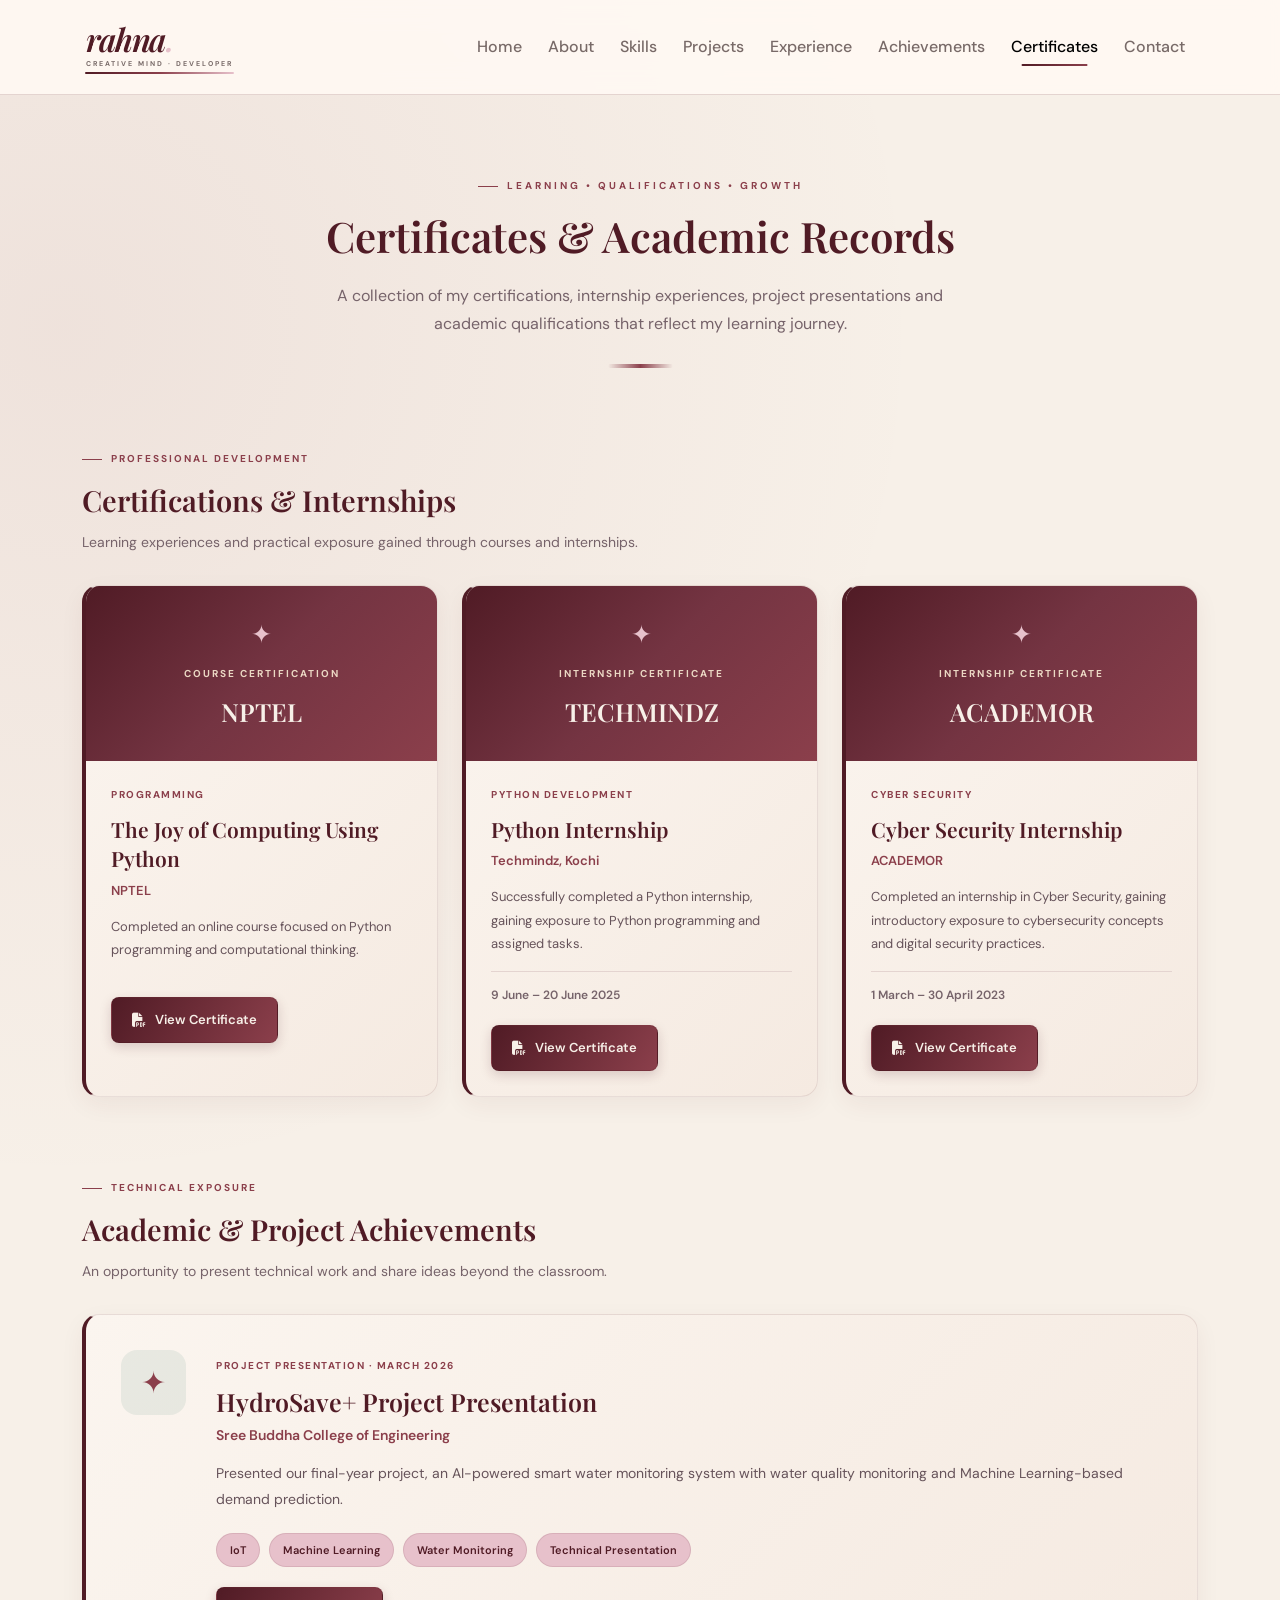
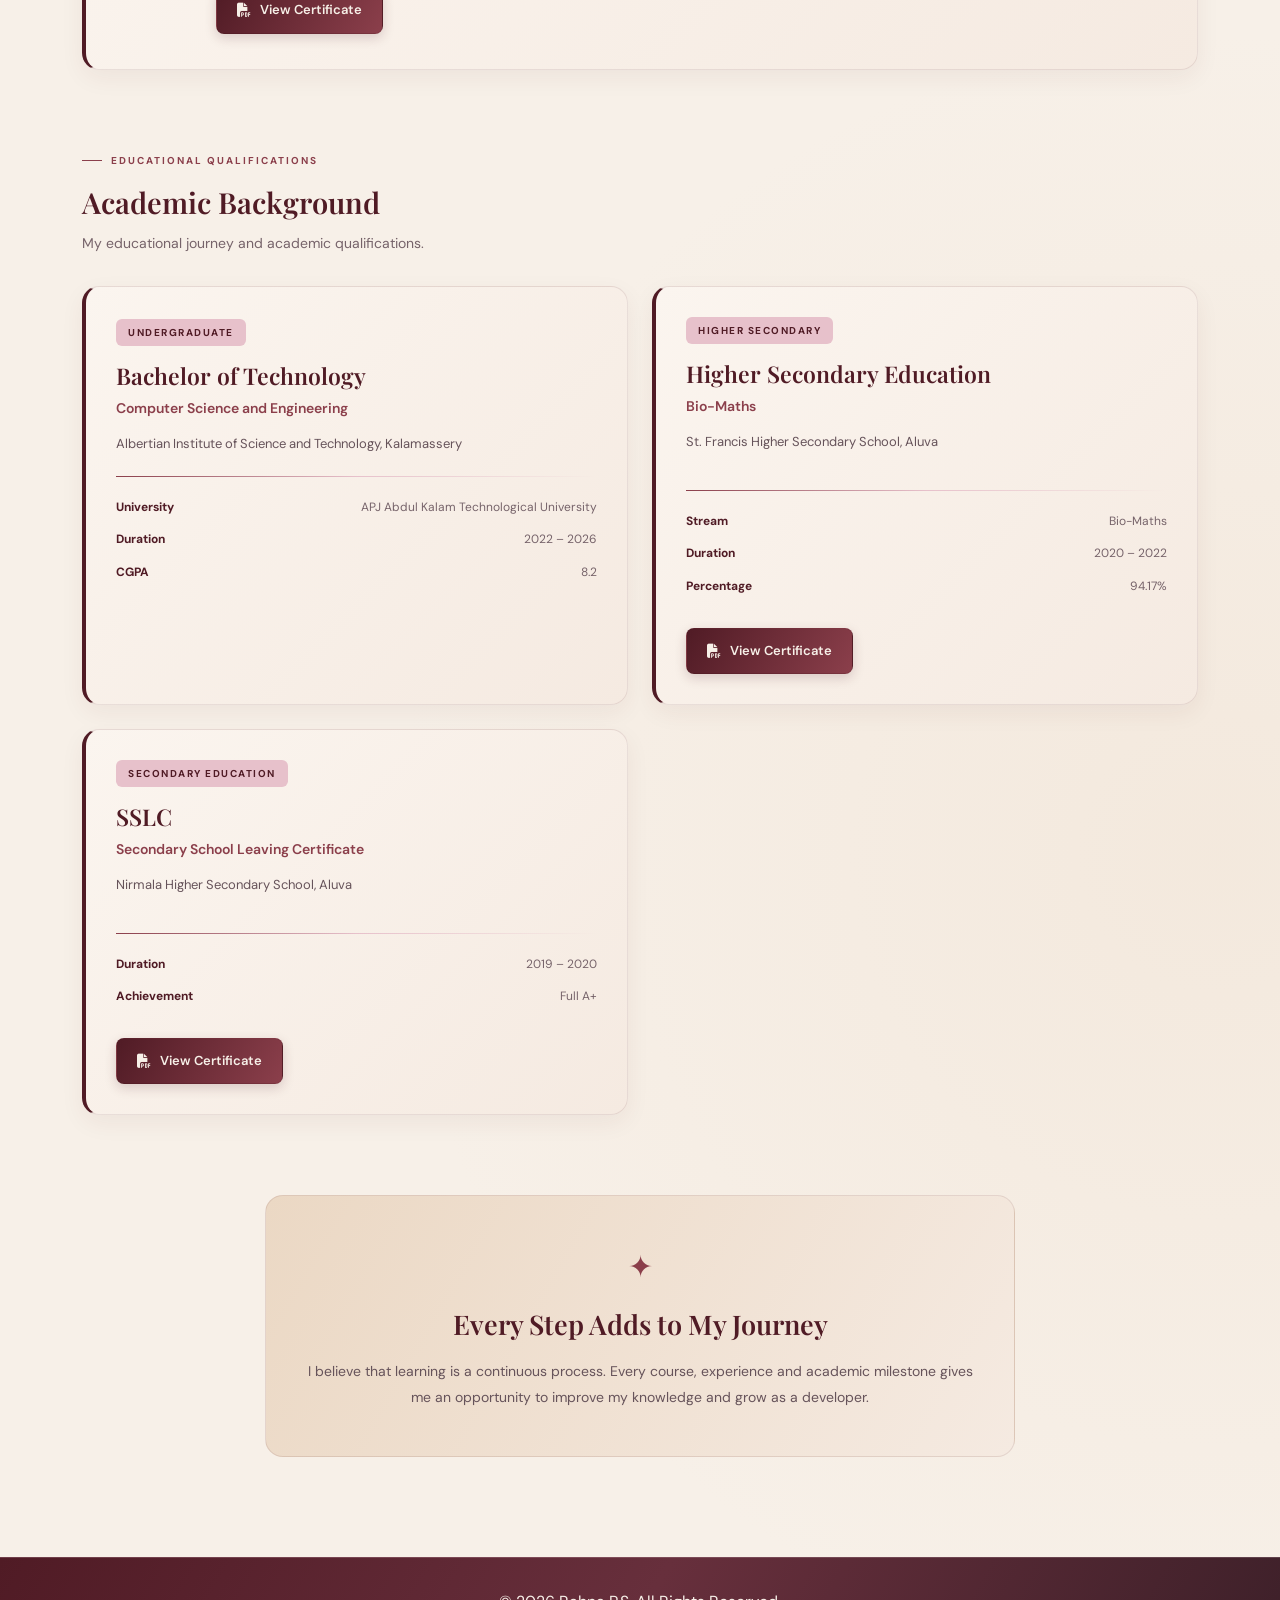
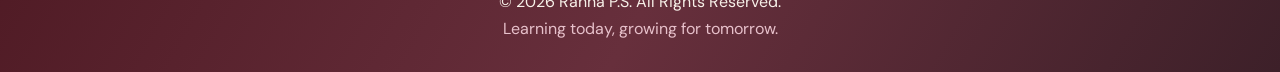
<file: certificates.html>
<!DOCTYPE html>
<html lang="en">

<head>
    <meta charset="UTF-8">
    <meta name="viewport" content="width=device-width, initial-scale=1.0">

    <title>Certificates | Rahna P.S.</title>

    <!-- Bootstrap CSS -->
    <link href="https://cdn.jsdelivr.net/npm/bootstrap@5.3.8/dist/css/bootstrap.min.css"
        rel="stylesheet">

    <!-- Google Fonts -->
    <link rel="preconnect" href="https://fonts.googleapis.com">
    <link rel="preconnect" href="https://fonts.gstatic.com" crossorigin>
    <link href="https://fonts.googleapis.com/css2?family=DM+Sans:wght@400;500;600;700;800&family=Playfair+Display:ital,wght@0,500;0,600;0,700;1,500;1,600;1,700&display=swap"
        rel="stylesheet">

    <!-- Font Awesome -->
    <link rel="stylesheet"
        href="https://cdnjs.cloudflare.com/ajax/libs/font-awesome/6.7.2/css/all.min.css">

    <!-- Custom CSS -->
    <link rel="stylesheet" href="css/style.css">
    <link rel="stylesheet" href="css/theme.css">
    <link rel="stylesheet" href="css/style-extra.css">
    <link rel="stylesheet" href="css/responsive.css">
</head>

<body>

    <!-- Navigation Bar -->
    <nav class="navbar navbar-expand-lg sticky-top">
        <div class="container">

            <!-- Animated Signature Logo -->
            <a class="navbar-brand brand-logo" href="index.html"
                aria-label="Rahna - Home">

                <span class="brand-name">
                    rahna<span class="brand-dot">.</span>
                    <span class="brand-sparkle">✦</span>
                </span>

                <span class="brand-tagline">
                    CREATIVE MIND · DEVELOPER
                </span>

                <span class="brand-underline"></span>

            </a>

            <button class="navbar-toggler" type="button"
                data-bs-toggle="collapse"
                data-bs-target="#navbarMenu"
                aria-controls="navbarMenu"
                aria-expanded="false"
                aria-label="Toggle navigation">

                <span class="navbar-toggler-icon"></span>
            </button>

            <div class="collapse navbar-collapse" id="navbarMenu">

                <ul class="navbar-nav ms-auto align-items-lg-center">

                    <li class="nav-item">
                        <a class="nav-link" href="index.html">Home</a>
                    </li>

                    <li class="nav-item">
                        <a class="nav-link" href="about.html">About</a>
                    </li>

                    <li class="nav-item">
                        <a class="nav-link" href="skills.html">Skills</a>
                    </li>

                    <li class="nav-item">
                        <a class="nav-link" href="projects.html">Projects</a>
                    </li>

                    <li class="nav-item">
                        <a class="nav-link" href="experience.html">Experience</a>
                    </li>

                    <li class="nav-item">
                        <a class="nav-link" href="achievements.html">Achievements</a>
                    </li>

                    <li class="nav-item">
                        <a class="nav-link active" href="certificates.html">Certificates</a>
                    </li>

                    <li class="nav-item">
                        <a class="nav-link" href="contact.html">Contact</a>
                    </li>
                </ul>

            </div>
        </div>
    </nav>


    <!-- Certificates Page -->
    <main class="certificates-page container">

        <!-- Page Heading -->
        <section class="certificates-heading text-center">

            <p class="section-label">LEARNING • QUALIFICATIONS • GROWTH</p>

            <h1>Certificates & Academic Records</h1>

            <p class="certificates-intro">
                A collection of my certifications, internship
                experiences, project presentations and academic
                qualifications that reflect my learning journey.
            </p>

            <div class="certificates-heading-decoration"></div>

        </section>


        <!-- Professional Certifications -->
        <section class="certificate-section">

            <div class="certificate-section-heading">

                <p class="section-label">PROFESSIONAL DEVELOPMENT</p>

                <h2>Certifications & Internships</h2>

                <p>
                    Learning experiences and practical exposure
                    gained through courses and internships.
                </p>

            </div>


            <div class="row g-4">

                <!-- NPTEL -->
                <div class="col-md-6 col-lg-4">

                    <article class="certificate-card nptel-card h-100">

                        <div class="certificate-preview nptel-preview">
                            <span class="certificate-preview-icon">✦</span>
                            <span class="certificate-preview-label">COURSE CERTIFICATION</span>
                            <span class="certificate-preview-title">NPTEL</span>
                        </div>

                        <div class="certificate-card-body">

                            <span class="certificate-type">PROGRAMMING</span>

                            <h3>The Joy of Computing Using Python</h3>

                            <h4>NPTEL</h4>

                            <p>
                                Completed an online course focused on
                                Python programming and computational
                                thinking.
                            </p>

                            <!-- View Certificate Button -->
                            <a href="images/certificates/NPTEL.pdf"
                                target="_blank"
                                rel="noopener noreferrer"
                                class="certificate-button">
                                <i class="fas fa-file-pdf"></i>
                                View Certificate
                            </a>

                        </div>

                    </article>

                </div>


                <!-- Techmindz -->
                <div class="col-md-6 col-lg-4">

                    <article class="certificate-card techmindz-card h-100">

                        <div class="certificate-preview techmindz-preview">
                            <span class="certificate-preview-icon">✦</span>
                            <span class="certificate-preview-label">INTERNSHIP CERTIFICATE</span>
                            <span class="certificate-preview-title">TECHMINDZ</span>
                        </div>

                        <div class="certificate-card-body">

                            <span class="certificate-type">PYTHON DEVELOPMENT</span>

                            <h3>Python Internship</h3>

                            <h4>Techmindz, Kochi</h4>

                            <p>
                                Successfully completed a Python internship,
                                gaining exposure to Python programming
                                and assigned tasks.
                            </p>

                            <div class="certificate-meta">
                                <span>9 June – 20 June 2025</span>
                            </div>

                            <!-- View Certificate Button -->
                            <a href="images/certificates/TECHMINDZ.pdf"
                                target="_blank"
                                rel="noopener noreferrer"
                                class="certificate-button">
                                <i class="fas fa-file-pdf"></i>
                                View Certificate
                            </a>

                        </div>

                    </article>

                </div>


                <!-- ACADEMOR -->
                <div class="col-md-6 col-lg-4">

                    <article class="certificate-card academor-card h-100">

                        <div class="certificate-preview academor-preview">
                            <span class="certificate-preview-icon">✦</span>
                            <span class="certificate-preview-label">INTERNSHIP CERTIFICATE</span>
                            <span class="certificate-preview-title">ACADEMOR</span>
                        </div>

                        <div class="certificate-card-body">

                            <span class="certificate-type">CYBER SECURITY</span>

                            <h3>Cyber Security Internship</h3>

                            <h4>ACADEMOR</h4>

                            <p>
                                Completed an internship in Cyber Security,
                                gaining introductory exposure to
                                cybersecurity concepts and digital
                                security practices.
                            </p>

                            <div class="certificate-meta">
                                <span>1 March – 30 April 2023</span>
                            </div>

                            <!-- View Certificate Button -->
                            <a href="images/certificates/ACADEMOR 1.pdf"
                                target="_blank"
                                rel="noopener noreferrer"
                                class="certificate-button">
                                <i class="fas fa-file-pdf"></i>
                                View Certificate
                            </a>

                        </div>

                    </article>

                </div>

            </div>

        </section>


        <!-- Project Presentation -->
        <section class="certificate-section">

            <div class="certificate-section-heading">

                <p class="section-label">TECHNICAL EXPOSURE</p>

                <h2>Academic & Project Achievements</h2>

                <p>
                    An opportunity to present technical work and
                    share ideas beyond the classroom.
                </p>

            </div>


            <article class="presentation-card">

                <div class="presentation-decoration">
                    <span>✦</span>
                </div>

                <div class="presentation-content">

                    <span class="certificate-type">PROJECT PRESENTATION · MARCH 2026</span>

                    <h3>HydroSave+ Project Presentation</h3>

                    <h4>Sree Buddha College of Engineering</h4>

                    <p>
                        Presented our final-year project, an AI-powered
                        smart water monitoring system with water quality
                        monitoring and Machine Learning-based demand
                        prediction.
                    </p>

                    <div class="certificate-tags">
                        <span>IoT</span>
                        <span>Machine Learning</span>
                        <span>Water Monitoring</span>
                        <span>Technical Presentation</span>
                    </div>

                    <!-- View Conference Certificate Button -->
                    <a href="images/certificates/CONFERENCE.jpeg"
                        target="_blank"
                        rel="noopener noreferrer"
                        class="certificate-button">
                        <i class="fas fa-file-pdf"></i>
                        View Certificate
                    </a>

                </div>

            </article>

        </section>


        <!-- Academic Records -->
        <section class="certificate-section">

            <div class="certificate-section-heading">

                <p class="section-label">EDUCATIONAL QUALIFICATIONS</p>

                <h2>Academic Background</h2>

                <p>
                    My educational journey and academic qualifications.
                </p>

            </div>


            <div class="row g-4">

                <!-- Degree -->
                <div class="col-md-6">

                    <article class="academic-card degree-card h-100">

                        <span class="academic-level">UNDERGRADUATE</span>

                        <h3>Bachelor of Technology</h3>

                        <h4>Computer Science and Engineering</h4>

                        <p>
                            Albertian Institute of Science and
                            Technology, Kalamassery
                        </p>

                        <div class="academic-divider"></div>

                        <div class="academic-details">
                            <p>
                                <strong>University</strong>
                                <span>APJ Abdul Kalam Technological University</span>
                            </p>

                            <p>
                                <strong>Duration</strong>
                                <span>2022 – 2026</span>
                            </p>

                            <p>
                                <strong>CGPA</strong>
                                <span>8.2</span>
                            </p>
                        </div>

                    </article>

                </div>


                <!-- Higher Secondary -->
                <div class="col-md-6">

                    <article class="academic-card higher-secondary-card h-100">

                        <span class="academic-level">HIGHER SECONDARY</span>

                        <h3>Higher Secondary Education</h3>

                        <h4>Bio-Maths</h4>

                        <p>
                            St. Francis Higher Secondary School,
                            Aluva
                        </p>                      

                        <div class="academic-divider"></div>

                        <div class="academic-details">

                            <p>
                                <strong>Stream</strong>
                                <span>Bio-Maths</span>
                            </p>
                        <p>
                            <strong>Duration</strong>
                            <span>2020 – 2022</span>
                        </p>
                            <p>
                                <strong>Percentage</strong>
                                <span>94.17%</span>
                            </p>

                        </div>

                        <!-- View 12th Certificate Button -->
                        <a href="images/certificates/12th mark.pdf"
                            target="_blank"
                            rel="noopener noreferrer"
                            class="certificate-button">
                            <i class="fas fa-file-pdf"></i>
                            View Certificate
                        </a>

                    </article>

                </div>


                <!-- SSLC -->
                <div class="col-md-6">

                    <article class="academic-card sslc-card h-100">

                        <span class="academic-level">SECONDARY EDUCATION</span>

                        <h3>SSLC</h3>

                        <h4>Secondary School Leaving Certificate</h4>

                        <p>
                            Nirmala Higher Secondary School,
                            Aluva
                        </p>

                        <div class="academic-divider"></div>

                        <div class="academic-details">
                        <p>
                            <strong>Duration</strong>
                            <span>2019 – 2020</span>
                        </p>
                            <p>
                                <strong>Achievement</strong>
                                <span>Full A+</span>
                            </p>

                        </div>

                        <!-- View 10th Certificate Button -->
                        <a href="images/certificates/10th marksheet.pdf"
                            target="_blank"
                            rel="noopener noreferrer"
                            class="certificate-button">
                            <i class="fas fa-file-pdf"></i>
                            View Certificate
                        </a>

                    </article>

                </div>

            </div>

        </section>


        <!-- Closing Message -->
        <section class="certificates-closing text-center">

            <span class="certificate-closing-decoration">✦</span>

            <h2>Every Step Adds to My Journey</h2>

            <p>
                I believe that learning is a continuous process.
                Every course, experience and academic milestone
                gives me an opportunity to improve my knowledge
                and grow as a developer.
            </p>

        </section>

    </main>


    <!-- Footer -->
    <footer class="footer">
        <p>© 2026 Rahna P.S. All Rights Reserved.</p>
        <p class="footer-subtext">Learning today, growing for tomorrow.</p>
    </footer>
    <!-- Floating Sparkles -->
    <div class="sparkle-container" aria-hidden="true"></div>

    <!-- Bootstrap JavaScript -->
    <script src="https://cdn.jsdelivr.net/npm/bootstrap@5.3.8/dist/js/bootstrap.bundle.min.js">
    </script>

    <!-- Custom JavaScript -->
    <script src="js/script.js"></script>

</body>
</html>
</file>
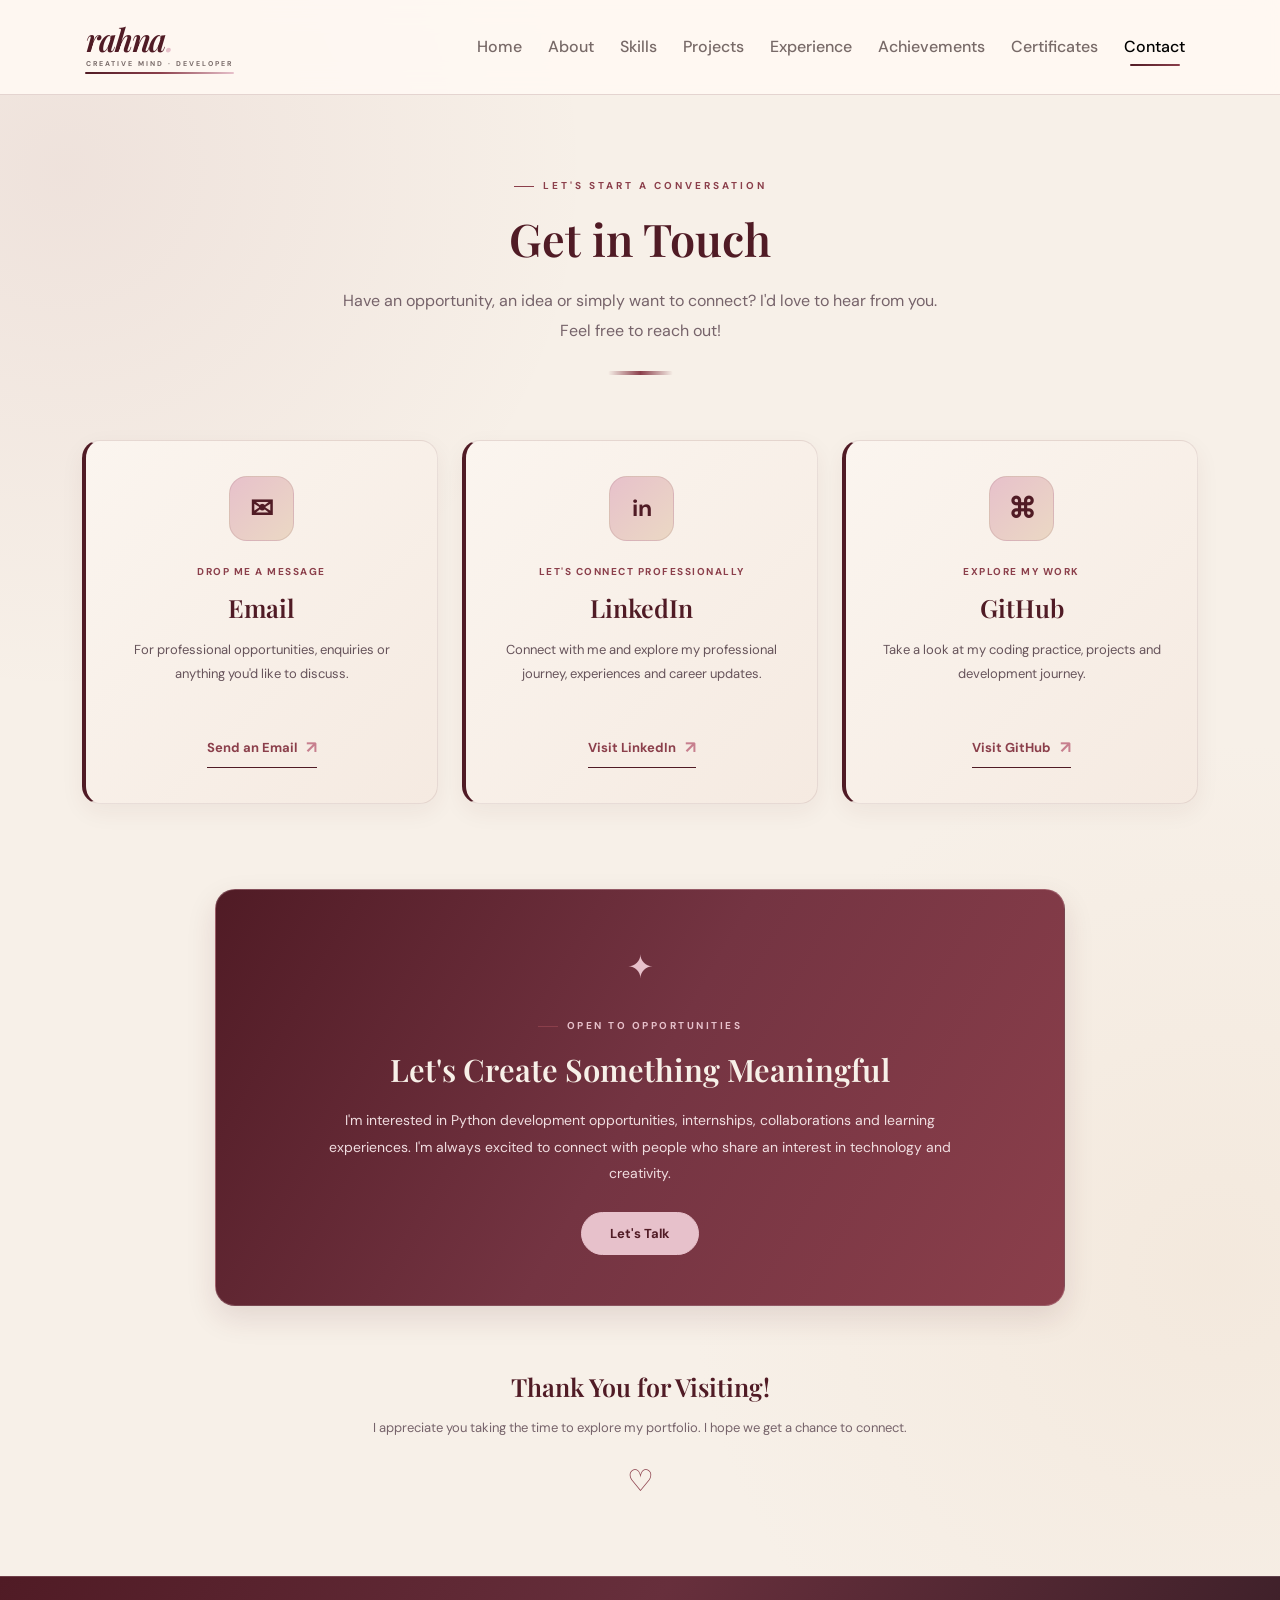
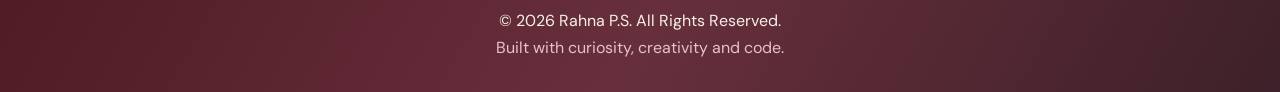
<file: contact.html>
<!DOCTYPE html>
<html lang="en">

<head>
    <meta charset="UTF-8">
    <meta name="viewport" content="width=device-width, initial-scale=1.0">

    <title>Contact | Rahna P.S.</title>

    <!-- Bootstrap CSS -->
    <link href="https://cdn.jsdelivr.net/npm/bootstrap@5.3.8/dist/css/bootstrap.min.css"
        rel="stylesheet">

    <!-- Google Fonts -->
    <link rel="preconnect" href="https://fonts.googleapis.com">
    <link rel="preconnect" href="https://fonts.gstatic.com" crossorigin>

    <link href="https://fonts.googleapis.com/css2?family=DM+Sans:wght@400;500;600;700;800&family=Playfair+Display:ital,wght@0,500;0,600;0,700;1,500;1,600;1,700&display=swap"
        rel="stylesheet">

    <!-- Font Awesome -->
    <link rel="stylesheet"
        href="https://cdnjs.cloudflare.com/ajax/libs/font-awesome/6.7.2/css/all.min.css">

    <!-- Custom CSS -->
    <link rel="stylesheet" href="css/style.css">
    <link rel="stylesheet" href="css/theme.css">
    <link rel="stylesheet" href="css/style-extra.css">
    <link rel="stylesheet" href="css/responsive.css">

</head>

<body>

    <!-- Navigation Bar -->
    <nav class="navbar navbar-expand-lg sticky-top">
        <div class="container">

            <!-- Animated Signature Logo -->
            <a class="navbar-brand brand-logo" href="index.html"
                aria-label="Rahna - Home">

                <span class="brand-name">
                    rahna<span class="brand-dot">.</span>
                    <span class="brand-sparkle">✦</span>
                </span>

                <span class="brand-tagline">
                    CREATIVE MIND · DEVELOPER
                </span>

                <span class="brand-underline"></span>

            </a>

            <button class="navbar-toggler" type="button"
                data-bs-toggle="collapse"
                data-bs-target="#navbarMenu"
                aria-controls="navbarMenu"
                aria-expanded="false"
                aria-label="Toggle navigation">

                <span class="navbar-toggler-icon"></span>

            </button>

            <div class="collapse navbar-collapse" id="navbarMenu">

                <ul class="navbar-nav ms-auto align-items-lg-center">

                    <li class="nav-item">
                        <a class="nav-link" href="index.html">Home</a>
                    </li>

                    <li class="nav-item">
                        <a class="nav-link" href="about.html">About</a>
                    </li>

                    <li class="nav-item">
                        <a class="nav-link" href="skills.html">Skills</a>
                    </li>

                    <li class="nav-item">
                        <a class="nav-link" href="projects.html">Projects</a>
                    </li>

                    <li class="nav-item">
                        <a class="nav-link" href="experience.html">Experience</a>
                    </li>

                    <li class="nav-item">
                        <a class="nav-link" href="achievements.html">Achievements</a>
                    </li>

                    <li class="nav-item">
                        <a class="nav-link" href="certificates.html">Certificates</a>
                    </li>

                    <li class="nav-item">
                        <a class="nav-link active" href="contact.html">Contact</a>
                    </li>

                </ul>

            </div>
        </div>
    </nav>


    <!-- Contact Page -->
    <main class="contact-page container">

        <!-- Contact Heading -->
        <section class="contact-heading text-center">

            <p class="section-label">LET'S START A CONVERSATION</p>

            <h1>Get in Touch</h1>

            <p class="contact-intro">
                Have an opportunity, an idea or simply want to connect?
                I'd love to hear from you. Feel free to reach out!
            </p>

            <div class="contact-heading-decoration"></div>

        </section>


        <!-- Contact Cards -->
        <section class="contact-options">

            <div class="row g-4 justify-content-center">

                <!-- Email -->
                <div class="col-md-6 col-lg-4">

                    <article class="contact-card email-card h-100">

                        <div class="contact-icon email-icon">
                            <span>✉</span>
                        </div>

                        <span class="contact-card-label">DROP ME A MESSAGE</span>

                        <h2>Email</h2>

                        <p>
                            For professional opportunities, enquiries
                            or anything you'd like to discuss.
                        </p>

                        <a href="mailto:rahnashanavas2004@gmail.com"
                            class="contact-link">
                            Send an Email <span>↗</span>
                        </a>

                    </article>

                </div>


                <!-- LinkedIn -->
                <div class="col-md-6 col-lg-4">

                    <article class="contact-card linkedin-card h-100">

                        <div class="contact-icon linkedin-icon">
                            <span>in</span>
                        </div>

                        <span class="contact-card-label">LET'S CONNECT PROFESSIONALLY</span>

                        <h2>LinkedIn</h2>

                        <p>
                            Connect with me and explore my professional
                            journey, experiences and career updates.
                        </p>

                        <a href="https://www.linkedin.com/in/rahna-p-s-b216263b7/"
                            target="_blank"
                            rel="noopener noreferrer"
                            class="contact-link">
                            Visit LinkedIn <span>↗</span>
                        </a>

                    </article>

                </div>


                <!-- GitHub -->
                <div class="col-md-6 col-lg-4">

                    <article class="contact-card github-card h-100">

                        <div class="contact-icon github-icon">
                            <span>⌘</span>
                        </div>

                        <span class="contact-card-label">EXPLORE MY WORK</span>

                        <h2>GitHub</h2>

                        <p>
                            Take a look at my coding practice,
                            projects and development journey.
                        </p>

                        <a href="https://github.com/rahna-shanavas"
                            target="_blank"
                            rel="noopener noreferrer"
                            class="contact-link">
                            Visit GitHub <span>↗</span>
                        </a>

                    </article>

                </div>

            </div>

        </section>


        <!-- Collaboration Section -->
        <section class="contact-collaboration text-center">

            <div class="collaboration-decoration">
                <span>✦</span>
            </div>

            <p class="section-label">OPEN TO OPPORTUNITIES</p>

            <h2>Let's Create Something Meaningful</h2>

            <p>
                I'm interested in Python development opportunities,
                internships, collaborations and learning experiences.
                I'm always excited to connect with people who share
                an interest in technology and creativity.
            </p>

            <a href="mailto:rahnashanavas2004@gmail.com"
                class="btn contact-main-button">
                Let's Talk
            </a>

        </section>


        <!-- Thank You Message -->
        <section class="contact-thankyou text-center">

            <h3>Thank You for Visiting!</h3>

            <p>
                I appreciate you taking the time to explore my
                portfolio. I hope we get a chance to connect.
            </p>

            <span class="thankyou-heart">♡</span>

        </section>

    </main>


    <!-- Footer -->
    <footer class="footer">
        <p>© 2026 Rahna P.S. All Rights Reserved.</p>
        <p class="footer-subtext">Built with curiosity, creativity and code.</p>
    </footer>
    <!-- Floating Sparkles -->
    <div class="sparkle-container" aria-hidden="true"></div>

    <!-- Bootstrap JavaScript -->
    <script src="https://cdn.jsdelivr.net/npm/bootstrap@5.3.8/dist/js/bootstrap.bundle.min.js">
    </script>

    <!-- Custom JavaScript -->
    <script src="js/script.js"></script>

</body>
</html>
</file>
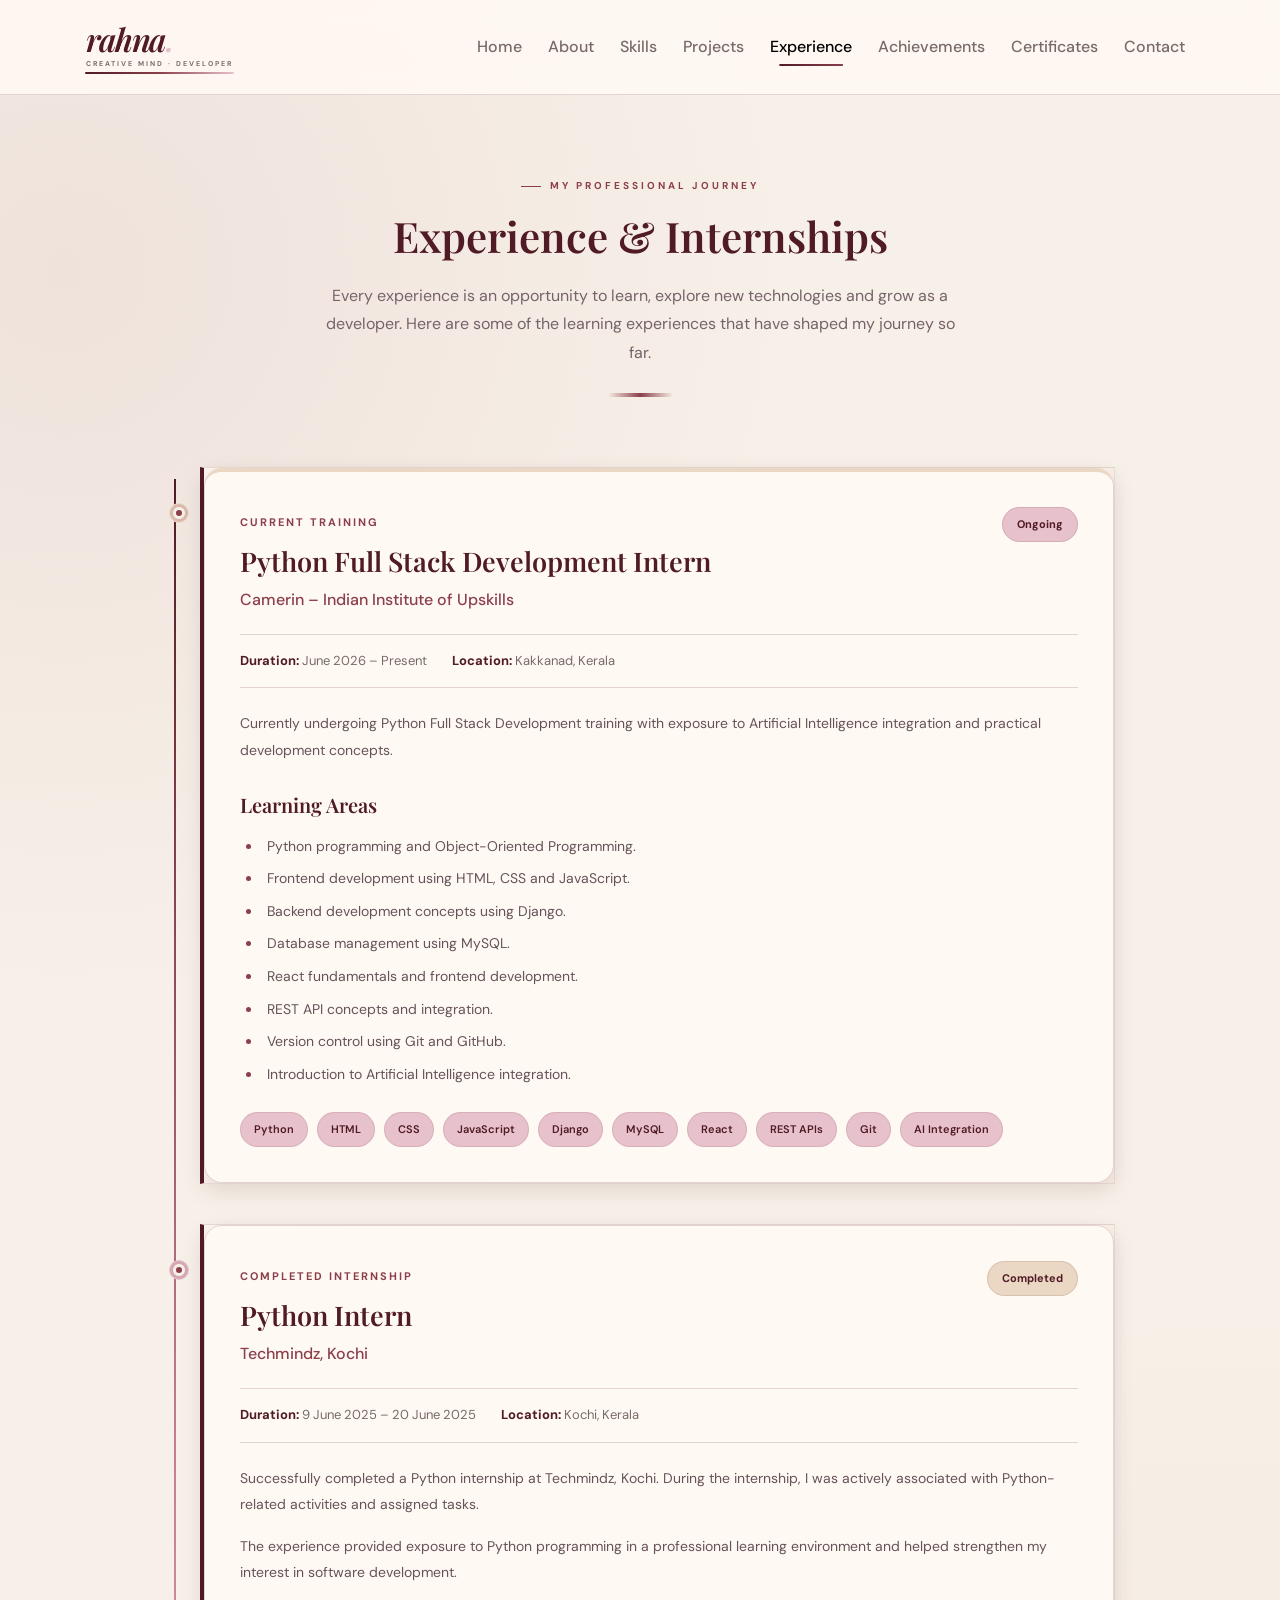
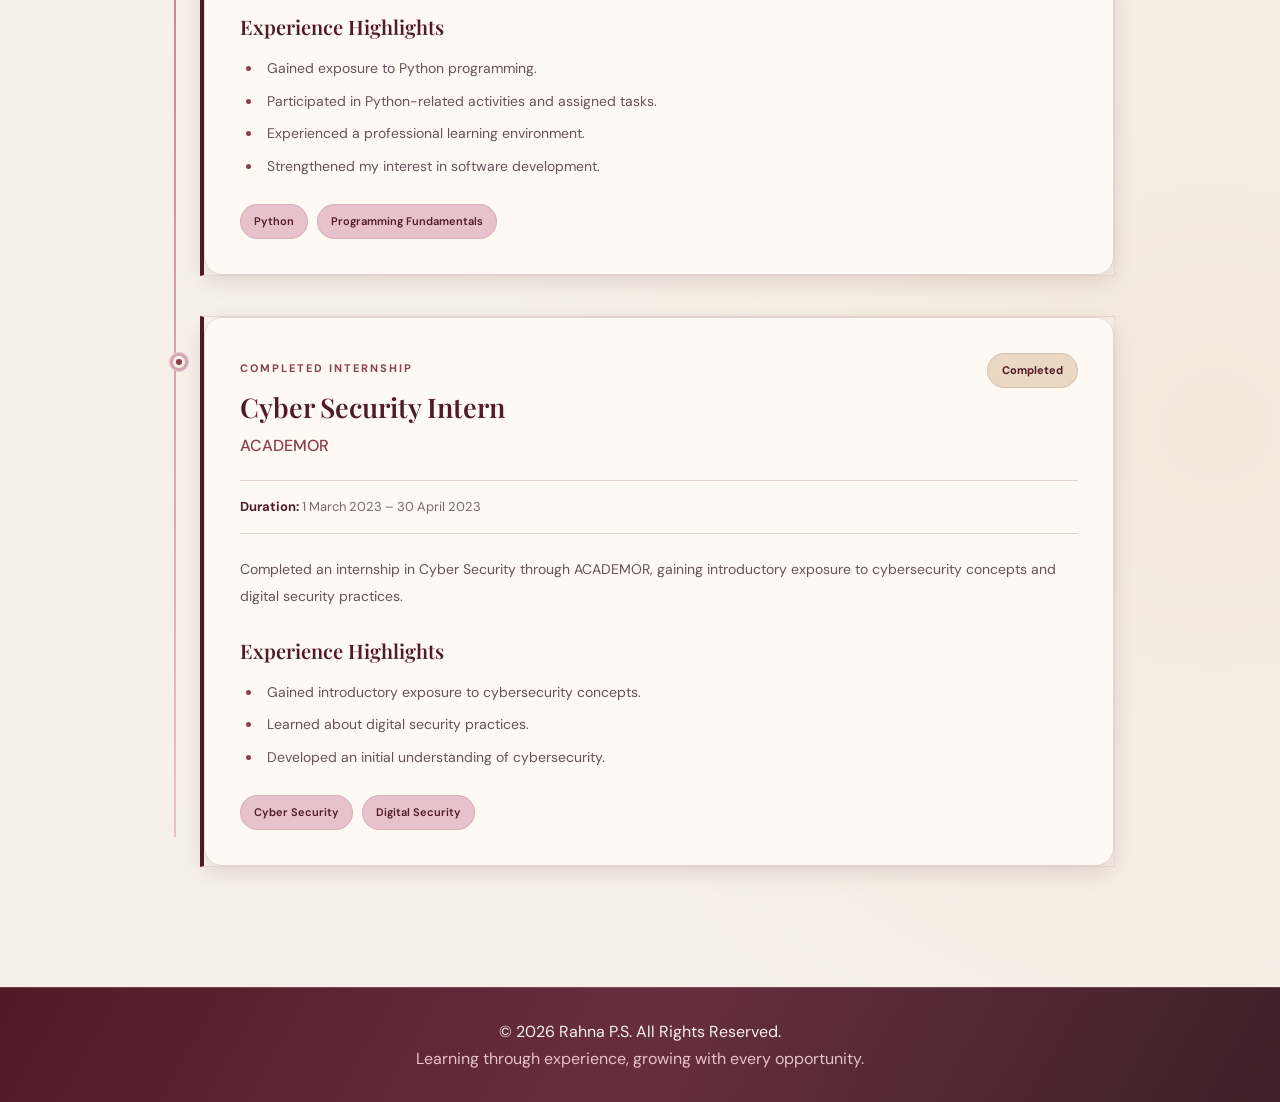
<file: experience.html>
<!DOCTYPE html>
<html lang="en">

<head>
    <meta charset="UTF-8">
    <meta name="viewport" content="width=device-width, initial-scale=1.0">

    <title>Experience | Rahna P.S.</title>

    <!-- Bootstrap CSS -->
    <link href="https://cdn.jsdelivr.net/npm/bootstrap@5.3.8/dist/css/bootstrap.min.css"
        rel="stylesheet">

    <!-- Google Fonts -->
    <link rel="preconnect" href="https://fonts.googleapis.com">
    <link rel="preconnect" href="https://fonts.gstatic.com" crossorigin>
    <link href="https://fonts.googleapis.com/css2?family=DM+Sans:wght@400;500;600;700;800&family=Playfair+Display:ital,wght@0,500;0,600;0,700;1,500;1,600;1,700&display=swap"
        rel="stylesheet">

    <!-- Font Awesome -->
    <link rel="stylesheet"
        href="https://cdnjs.cloudflare.com/ajax/libs/font-awesome/6.7.2/css/all.min.css">

    <!-- Custom CSS -->
    <link rel="stylesheet" href="css/style.css">
    <link rel="stylesheet" href="css/theme.css">
    <link rel="stylesheet" href="css/style-extra.css">
    <link rel="stylesheet" href="css/responsive.css">
</head>

<body>

    <!-- Navigation Bar -->
    <nav class="navbar navbar-expand-lg sticky-top">
        <div class="container">

            <!-- Animated Signature Logo -->
            <a class="navbar-brand brand-logo" href="index.html"
                aria-label="Rahna - Home">

                <span class="brand-name">
                    rahna<span class="brand-dot">.</span>
                    <span class="brand-sparkle">✦</span>
                </span>

                <span class="brand-tagline">
                    CREATIVE MIND · DEVELOPER
                </span>

                <span class="brand-underline"></span>

            </a>

            <button class="navbar-toggler" type="button"
                data-bs-toggle="collapse"
                data-bs-target="#navbarMenu"
                aria-controls="navbarMenu"
                aria-expanded="false"
                aria-label="Toggle navigation">

                <span class="navbar-toggler-icon"></span>
            </button>

            <div class="collapse navbar-collapse" id="navbarMenu">

                <ul class="navbar-nav ms-auto align-items-lg-center">

                    <li class="nav-item">
                        <a class="nav-link" href="index.html">Home</a>
                    </li>

                    <li class="nav-item">
                        <a class="nav-link" href="about.html">About</a>
                    </li>

                    <li class="nav-item">
                        <a class="nav-link" href="skills.html">Skills</a>
                    </li>

                    <li class="nav-item">
                        <a class="nav-link" href="projects.html">Projects</a>
                    </li>

                    <li class="nav-item">
                        <a class="nav-link active" href="experience.html">Experience</a>
                    </li>

                    <li class="nav-item">
                        <a class="nav-link" href="achievements.html">Achievements</a>
                    </li>

                    <li class="nav-item">
                        <a class="nav-link" href="certificates.html">Certificates</a>
                    </li>

                    <li class="nav-item">
                        <a class="nav-link" href="contact.html">Contact</a>
                    </li>
                </ul>

            </div>
        </div>
    </nav>


    <!-- Experience Page -->
    <main class="experience-page container">

        <!-- Page Heading -->
        <section class="experience-heading text-center">

            <p class="section-label">MY PROFESSIONAL JOURNEY</p>

            <h1>Experience & Internships</h1>

            <p class="experience-intro">
                Every experience is an opportunity to learn, explore
                new technologies and grow as a developer. Here are
                some of the learning experiences that have shaped
                my journey so far.
            </p>

            <div class="experience-heading-decoration"></div>

        </section>


        <!-- Experience Timeline -->
        <section class="experience-timeline">


            <!-- Experience 1: Camerin -->
            <article class="experience-card current-experience">

                <div class="experience-timeline-marker">
                    <span></span>
                </div>

                <div class="experience-card-content">

                    <div class="experience-card-top">

                        <div>
                            <span class="experience-label">CURRENT TRAINING</span>

                            <h2>Python Full Stack Development Intern</h2>

                            <h3>Camerin – Indian Institute of Upskills</h3>
                        </div>

                        <span class="experience-status">Ongoing</span>

                    </div>


                    <div class="experience-meta">
                        <span>
                            <strong>Duration:</strong>
                            June 2026 – Present
                        </span>

                        <span>
                            <strong>Location:</strong>
                            Kakkanad, Kerala
                        </span>
                    </div>


                    <p class="experience-description">
                        Currently undergoing Python Full Stack
                        Development training with exposure to
                        Artificial Intelligence integration and
                        practical development concepts.
                    </p>


                    <div class="experience-details">

                        <h4>Learning Areas</h4>

                        <ul>
                            <li>Python programming and Object-Oriented Programming.</li>
                            <li>Frontend development using HTML, CSS and JavaScript.</li>
                            <li>Backend development concepts using Django.</li>
                            <li>Database management using MySQL.</li>
                            <li>React fundamentals and frontend development.</li>
                            <li>REST API concepts and integration.</li>
                            <li>Version control using Git and GitHub.</li>
                            <li>Introduction to Artificial Intelligence integration.</li>
                        </ul>

                    </div>


                    <div class="experience-tech-tags">
                        <span>Python</span>
                        <span>HTML</span>
                        <span>CSS</span>
                        <span>JavaScript</span>
                        <span>Django</span>
                        <span>MySQL</span>
                        <span>React</span>
                        <span>REST APIs</span>
                        <span>Git</span>
                        <span>AI Integration</span>
                    </div>

                </div>

            </article>


            <!-- Experience 2: Techmindz -->
            <article class="experience-card">

                <div class="experience-timeline-marker">
                    <span></span>
                </div>

                <div class="experience-card-content">

                    <div class="experience-card-top">

                        <div>
                            <span class="experience-label">COMPLETED INTERNSHIP</span>

                            <h2>Python Intern</h2>

                            <h3>Techmindz, Kochi</h3>
                        </div>

                        <span class="experience-status completed-status">
                            Completed
                        </span>

                    </div>


                    <div class="experience-meta">
                        <span>
                            <strong>Duration:</strong>
                            9 June 2025 – 20 June 2025
                        </span>

                        <span>
                            <strong>Location:</strong>
                            Kochi, Kerala
                        </span>
                    </div>


                    <p class="experience-description">
                        Successfully completed a Python internship
                        at Techmindz, Kochi. During the internship,
                        I was actively associated with Python-related
                        activities and assigned tasks.
                    </p>

                    <p class="experience-description">
                        The experience provided exposure to Python
                        programming in a professional learning
                        environment and helped strengthen my
                        interest in software development.
                    </p>


                    <div class="experience-details">

                        <h4>Experience Highlights</h4>

                        <ul>
                            <li>Gained exposure to Python programming.</li>
                            <li>Participated in Python-related activities and assigned tasks.</li>
                            <li>Experienced a professional learning environment.</li>
                            <li>Strengthened my interest in software development.</li>
                        </ul>

                    </div>

                    <div class="experience-tech-tags">
                        <span>Python</span>
                        <span>Programming Fundamentals</span>
                    </div>

                </div>

            </article>


            <!-- Experience 3: ACADEMOR -->
            <article class="experience-card">

                <div class="experience-timeline-marker">
                    <span></span>
                </div>

                <div class="experience-card-content">

                    <div class="experience-card-top">

                        <div>
                            <span class="experience-label">COMPLETED INTERNSHIP</span>

                            <h2>Cyber Security Intern</h2>

                            <h3>ACADEMOR</h3>
                        </div>

                        <span class="experience-status completed-status">
                            Completed
                        </span>

                    </div>


                    <div class="experience-meta">
                        <span>
                            <strong>Duration:</strong>
                            1 March 2023 – 30 April 2023
                        </span>
                    </div>


                    <p class="experience-description">
                        Completed an internship in Cyber Security
                        through ACADEMOR, gaining introductory
                        exposure to cybersecurity concepts and
                        digital security practices.
                    </p>


                    <div class="experience-details">

                        <h4>Experience Highlights</h4>

                        <ul>
                            <li>Gained introductory exposure to cybersecurity concepts.</li>
                            <li>Learned about digital security practices.</li>
                            <li>Developed an initial understanding of cybersecurity.</li>
                        </ul>

                    </div>

                    <div class="experience-tech-tags">
                        <span>Cyber Security</span>
                        <span>Digital Security</span>
                    </div>

                </div>

            </article>

        </section>

    </main>


    <!-- Footer -->
    <footer class="footer">
        <p>© 2026 Rahna P.S. All Rights Reserved.</p>
        <p class="footer-subtext">Learning through experience, growing with every opportunity.</p>
    </footer>
    <!-- Floating Sparkles -->
    <div class="sparkle-container" aria-hidden="true"></div>

    <!-- Bootstrap JavaScript -->
    <script src="https://cdn.jsdelivr.net/npm/bootstrap@5.3.8/dist/js/bootstrap.bundle.min.js">
    </script>

    <!-- Custom JavaScript -->
    <script src="js/script.js"></script>

</body>
</html>
</file>
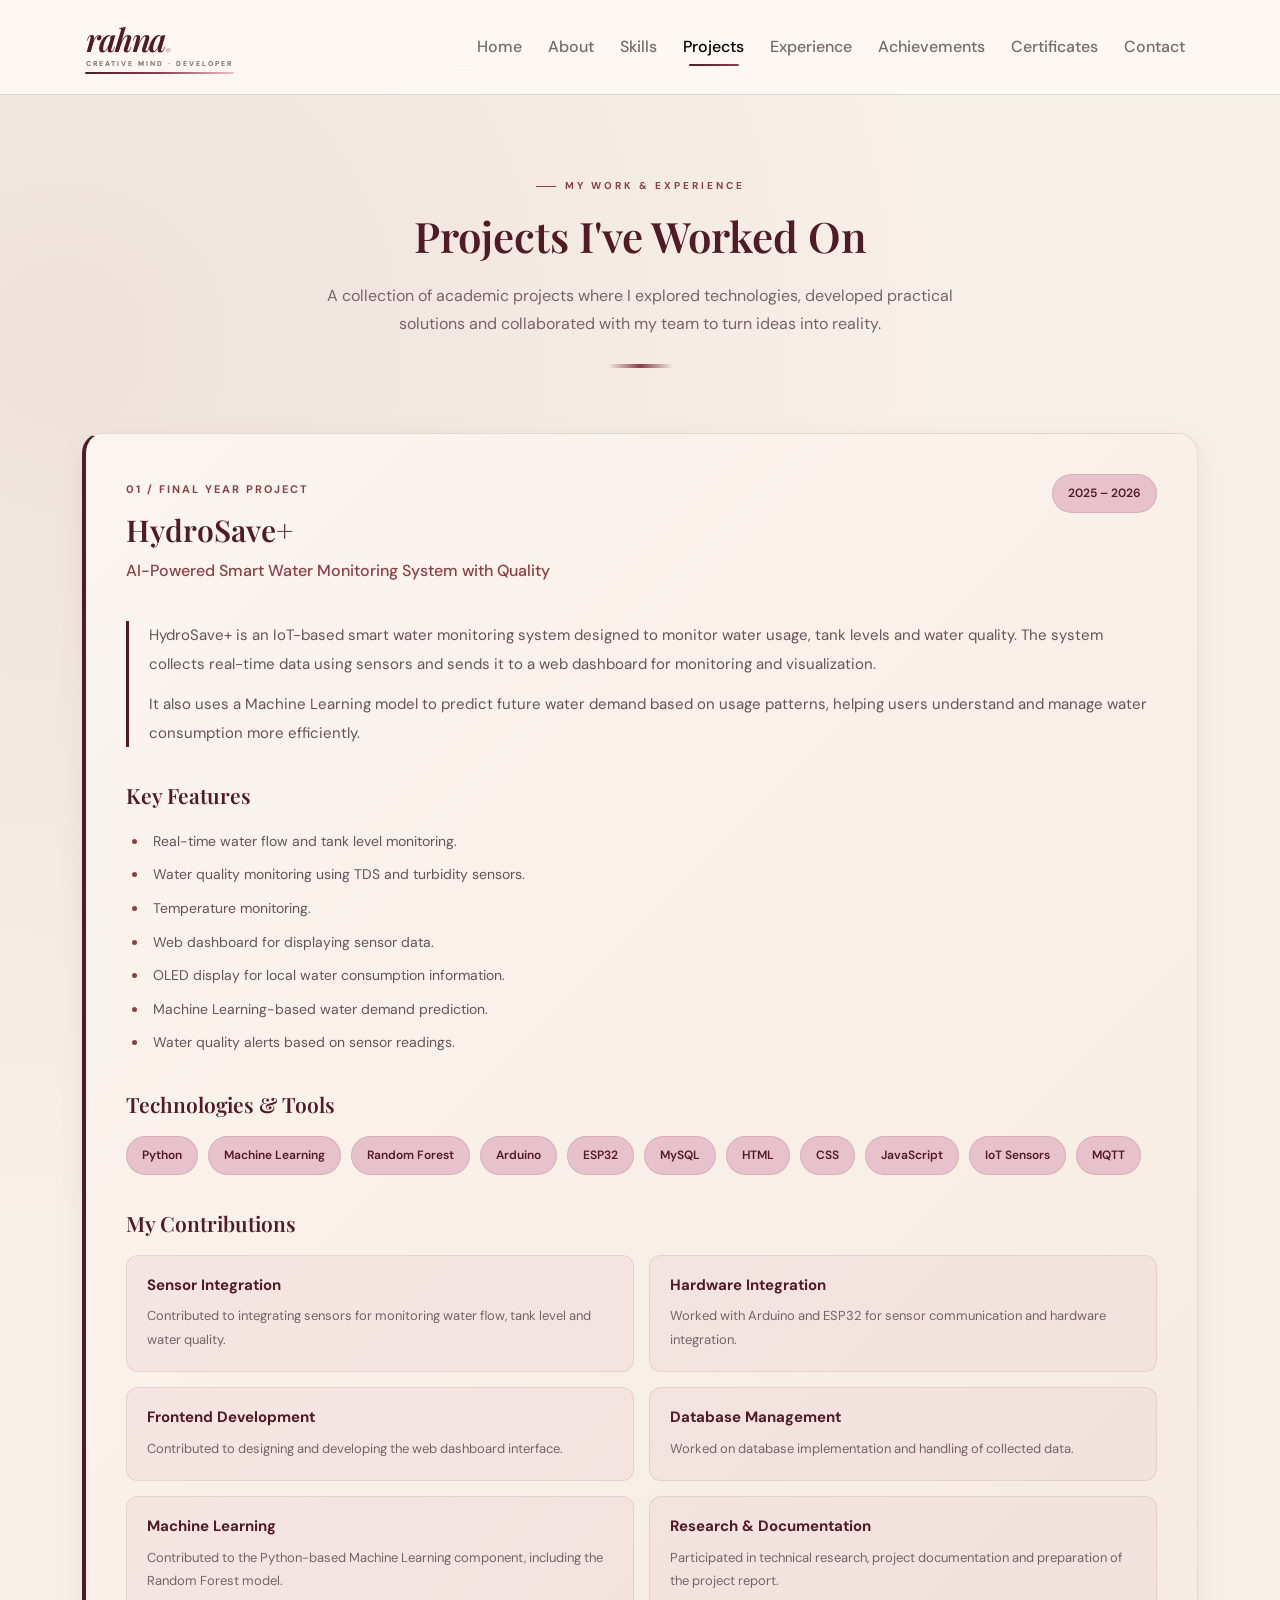
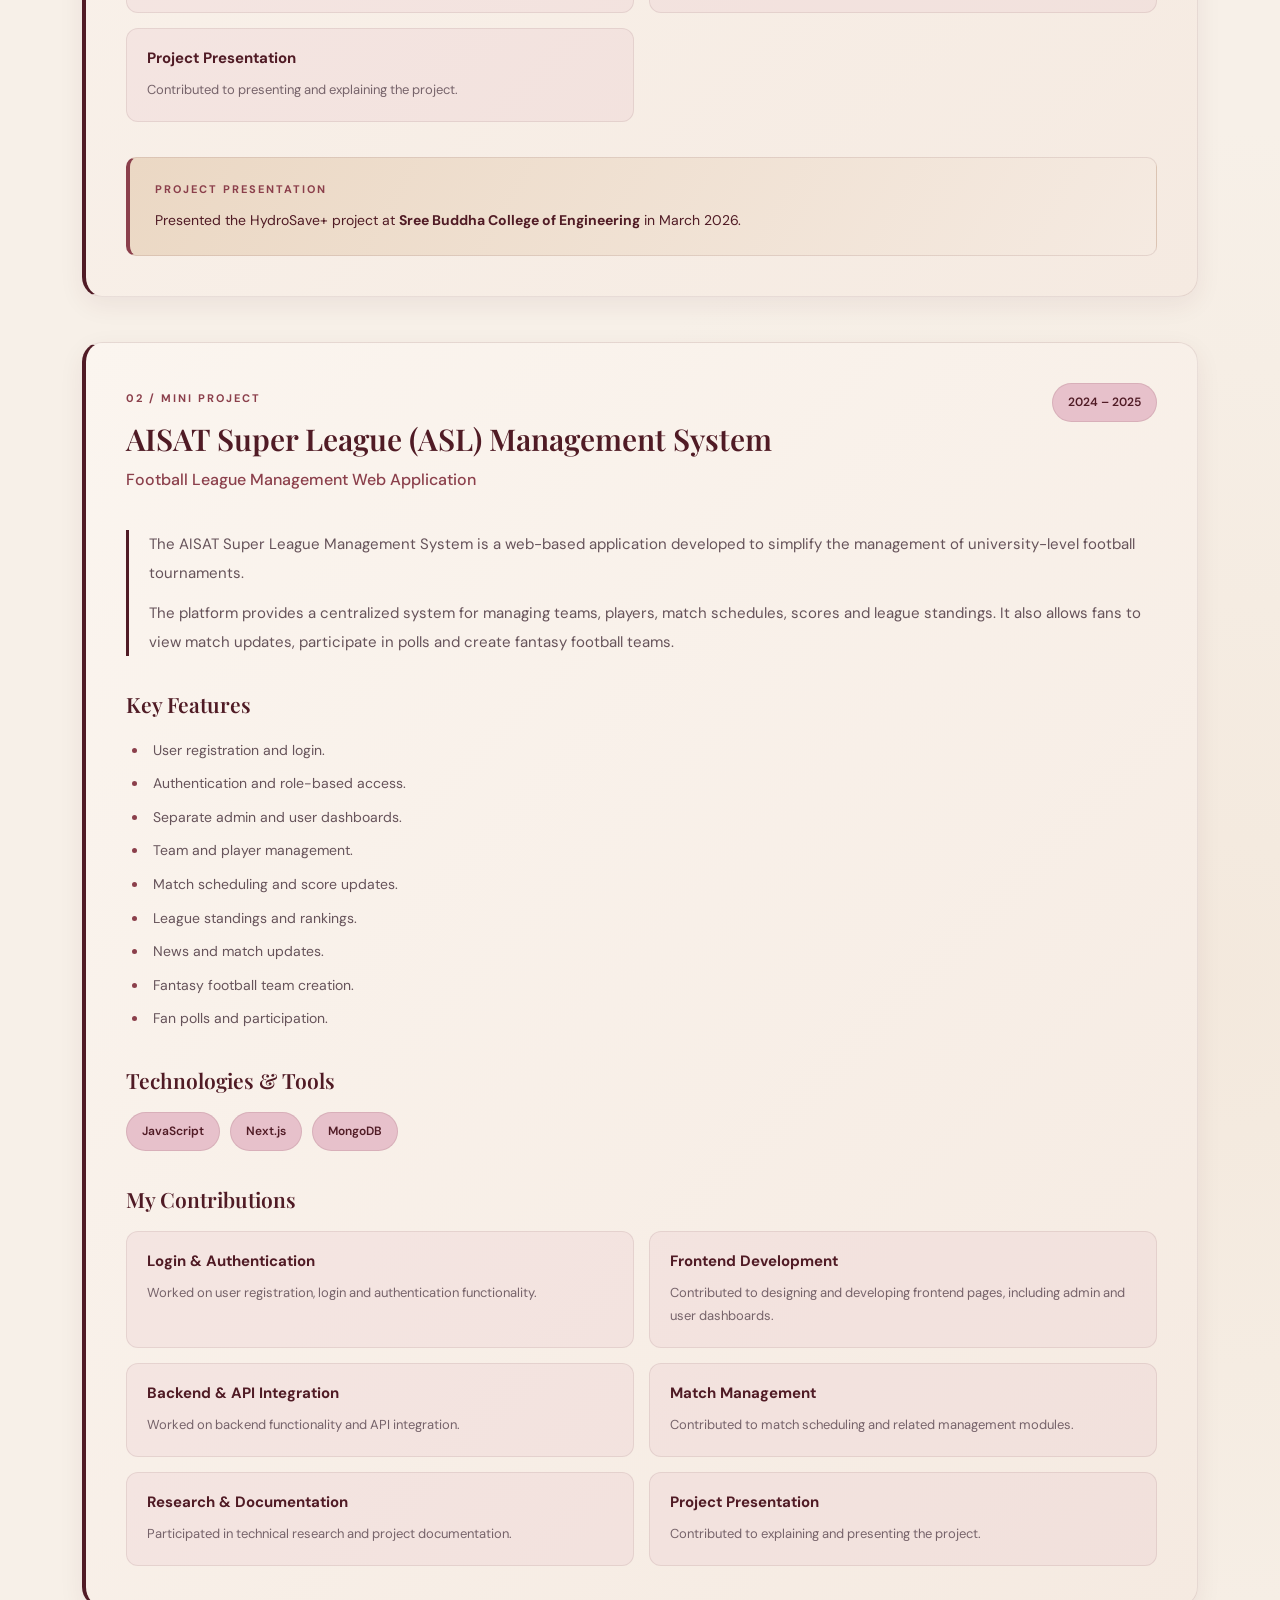
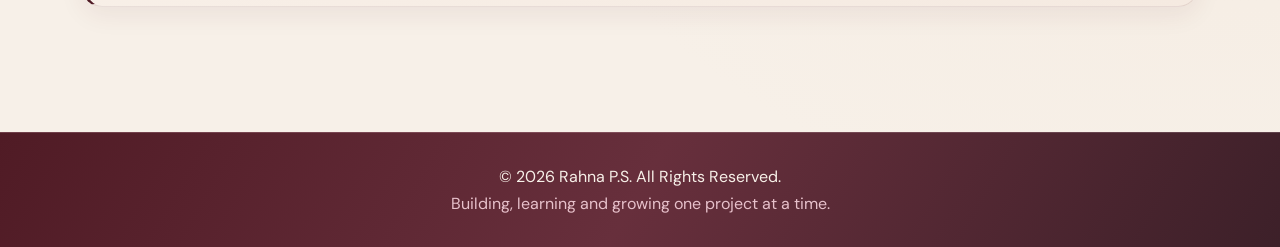
<file: projects.html>
<!DOCTYPE html>
<html lang="en">

<head>
    <meta charset="UTF-8">
    <meta name="viewport" content="width=device-width, initial-scale=1.0">

    <title>Projects | Rahna P.S.</title>

    <!-- Bootstrap CSS -->
    <link href="https://cdn.jsdelivr.net/npm/bootstrap@5.3.8/dist/css/bootstrap.min.css"
        rel="stylesheet">

    <!-- Google Fonts -->
    <link rel="preconnect" href="https://fonts.googleapis.com">
    <link rel="preconnect" href="https://fonts.gstatic.com" crossorigin>
    <link href="https://fonts.googleapis.com/css2?family=DM+Sans:wght@400;500;600;700;800&family=Playfair+Display:ital,wght@0,500;0,600;0,700;1,500;1,600;1,700&display=swap"
        rel="stylesheet">

    <!-- Font Awesome -->
    <link rel="stylesheet"
        href="https://cdnjs.cloudflare.com/ajax/libs/font-awesome/6.7.2/css/all.min.css">

    <!-- Custom CSS -->
    <link rel="stylesheet" href="css/style.css">
    <link rel="stylesheet" href="css/theme.css">
    <link rel="stylesheet" href="css/style-extra.css">
    <link rel="stylesheet" href="css/responsive.css">
</head>

<body>

    <!-- Navigation Bar -->
    <nav class="navbar navbar-expand-lg sticky-top">
        <div class="container">

            <!-- Animated Signature Logo -->
            <a class="navbar-brand brand-logo" href="index.html"
                aria-label="Rahna - Home">

                <span class="brand-name">
                    rahna<span class="brand-dot">.</span>
                    <span class="brand-sparkle">✦</span>
                </span>

                <span class="brand-tagline">
                    CREATIVE MIND · DEVELOPER
                </span>

                <span class="brand-underline"></span>

            </a>

            <button class="navbar-toggler" type="button"
                data-bs-toggle="collapse"
                data-bs-target="#navbarMenu"
                aria-controls="navbarMenu"
                aria-expanded="false"
                aria-label="Toggle navigation">

                <span class="navbar-toggler-icon"></span>
            </button>

            <div class="collapse navbar-collapse" id="navbarMenu">

                <ul class="navbar-nav ms-auto align-items-lg-center">

                    <li class="nav-item">
                        <a class="nav-link" href="index.html">Home</a>
                    </li>

                    <li class="nav-item">
                        <a class="nav-link" href="about.html">About</a>
                    </li>

                    <li class="nav-item">
                        <a class="nav-link" href="skills.html">Skills</a>
                    </li>

                    <li class="nav-item">
                        <a class="nav-link active" href="projects.html">Projects</a>
                    </li>

                    <li class="nav-item">
                        <a class="nav-link" href="experience.html">Experience</a>
                    </li>

                    <li class="nav-item">
                        <a class="nav-link" href="achievements.html">Achievements</a>
                    </li>

                    <li class="nav-item">
                        <a class="nav-link" href="certificates.html">Certificates</a>
                    </li>

                    <li class="nav-item">
                        <a class="nav-link" href="contact.html">Contact</a>
                    </li>

                </ul>

            </div>
        </div>
    </nav>


    <!-- Projects Page -->
    <main class="projects-page container">

        <!-- Page Heading -->
        <section class="projects-heading text-center">

            <p class="section-label">MY WORK & EXPERIENCE</p>

            <h1>Projects I've Worked On</h1>

            <p class="projects-intro">
                A collection of academic projects where I explored
                technologies, developed practical solutions and
                collaborated with my team to turn ideas into reality.
            </p>

            <div class="projects-heading-decoration"></div>

        </section>


        <!-- Project 1: HydroSave+ -->
        <article class="project-card hydrosave-card">

            <div class="project-card-header">

                <div>
                    <span class="project-number">01 / FINAL YEAR PROJECT</span>
                    <h2>HydroSave+</h2>

                    <h3>
                        AI-Powered Smart Water Monitoring System with Quality
                    </h3>
                </div>

                <span class="project-year">2025 – 2026</span>

            </div>


            <div class="project-description">

                <p>
                    HydroSave+ is an IoT-based smart water monitoring
                    system designed to monitor water usage, tank levels
                    and water quality. The system collects real-time
                    data using sensors and sends it to a web dashboard
                    for monitoring and visualization.
                </p>

                <p>
                    It also uses a Machine Learning model to predict
                    future water demand based on usage patterns,
                    helping users understand and manage water
                    consumption more efficiently.
                </p>

            </div>


            <!-- Key Features -->
            <div class="project-detail-section">

                <h4>Key Features</h4>

                <ul class="project-feature-list">
                    <li>Real-time water flow and tank level monitoring.</li>
                    <li>Water quality monitoring using TDS and turbidity sensors.</li>
                    <li>Temperature monitoring.</li>
                    <li>Web dashboard for displaying sensor data.</li>
                    <li>OLED display for local water consumption information.</li>
                    <li>Machine Learning-based water demand prediction.</li>
                    <li>Water quality alerts based on sensor readings.</li>
                </ul>

            </div>


            <!-- Technologies -->
            <div class="project-detail-section">

                <h4>Technologies & Tools</h4>

                <div class="project-tech-tags">
                    <span>Python</span>
                    <span>Machine Learning</span>
                    <span>Random Forest</span>
                    <span>Arduino</span>
                    <span>ESP32</span>
                    <span>MySQL</span>
                    <span>HTML</span>
                    <span>CSS</span>
                    <span>JavaScript</span>
                    <span>IoT Sensors</span>
                    <span>MQTT</span>
                </div>

            </div>


            <!-- Contributions -->
            <div class="project-detail-section">

                <h4>My Contributions</h4>

                <div class="contribution-grid">

                    <div class="contribution-item">
                        <h5>Sensor Integration</h5>
                        <p>
                            Contributed to integrating sensors for
                            monitoring water flow, tank level and
                            water quality.
                        </p>
                    </div>

                    <div class="contribution-item">
                        <h5>Hardware Integration</h5>
                        <p>
                            Worked with Arduino and ESP32 for sensor
                            communication and hardware integration.
                        </p>
                    </div>

                    <div class="contribution-item">
                        <h5>Frontend Development</h5>
                        <p>
                            Contributed to designing and developing
                            the web dashboard interface.
                        </p>
                    </div>

                    <div class="contribution-item">
                        <h5>Database Management</h5>
                        <p>
                            Worked on database implementation and
                            handling of collected data.
                        </p>
                    </div>

                    <div class="contribution-item">
                        <h5>Machine Learning</h5>
                        <p>
                            Contributed to the Python-based Machine
                            Learning component, including the
                            Random Forest model.
                        </p>
                    </div>

                    <div class="contribution-item">
                        <h5>Research & Documentation</h5>
                        <p>
                            Participated in technical research,
                            project documentation and preparation
                            of the project report.
                        </p>
                    </div>

                    <div class="contribution-item">
                        <h5>Project Presentation</h5>
                        <p>
                            Contributed to presenting and explaining
                            the project.
                        </p>
                    </div>

                </div>

            </div>


            <!-- Additional Work -->
            <div class="project-highlight">
                <span class="project-highlight-label">PROJECT PRESENTATION</span>

                <p>
                    Presented the HydroSave+ project at
                    <strong>Sree Buddha College of Engineering</strong>
                    in March 2026.
                </p>
            </div>

        </article>


        <!-- Project 2: AISAT Super League -->
        <article class="project-card asl-card">

            <div class="project-card-header">

                <div>
                    <span class="project-number">02 / MINI PROJECT</span>
                    <h2>AISAT Super League (ASL) Management System</h2>

                    <h3>Football League Management Web Application</h3>
                </div>

                <span class="project-year">2024 – 2025</span>

            </div>


            <div class="project-description">

                <p>
                    The AISAT Super League Management System is a
                    web-based application developed to simplify the
                    management of university-level football tournaments.
                </p>

                <p>
                    The platform provides a centralized system for
                    managing teams, players, match schedules, scores
                    and league standings. It also allows fans to view
                    match updates, participate in polls and create
                    fantasy football teams.
                </p>

            </div>


            <!-- Key Features -->
            <div class="project-detail-section">

                <h4>Key Features</h4>

                <ul class="project-feature-list">
                    <li>User registration and login.</li>
                    <li>Authentication and role-based access.</li>
                    <li>Separate admin and user dashboards.</li>
                    <li>Team and player management.</li>
                    <li>Match scheduling and score updates.</li>
                    <li>League standings and rankings.</li>
                    <li>News and match updates.</li>
                    <li>Fantasy football team creation.</li>
                    <li>Fan polls and participation.</li>
                </ul>

            </div>


            <!-- Technologies -->
            <div class="project-detail-section">

                <h4>Technologies & Tools</h4>

                <div class="project-tech-tags">
                    <span>JavaScript</span>
                    <span>Next.js</span>
                    <span>MongoDB</span>
                </div>

            </div>


            <!-- Contributions -->
            <div class="project-detail-section">

                <h4>My Contributions</h4>

                <div class="contribution-grid">

                    <div class="contribution-item">
                        <h5>Login & Authentication</h5>
                        <p>
                            Worked on user registration, login and
                            authentication functionality.
                        </p>
                    </div>

                    <div class="contribution-item">
                        <h5>Frontend Development</h5>
                        <p>
                            Contributed to designing and developing
                            frontend pages, including admin and
                            user dashboards.
                        </p>
                    </div>

                    <div class="contribution-item">
                        <h5>Backend & API Integration</h5>
                        <p>
                            Worked on backend functionality and
                            API integration.
                        </p>
                    </div>

                    <div class="contribution-item">
                        <h5>Match Management</h5>
                        <p>
                            Contributed to match scheduling and
                            related management modules.
                        </p>
                    </div>

                    <div class="contribution-item">
                        <h5>Research & Documentation</h5>
                        <p>
                            Participated in technical research
                            and project documentation.
                        </p>
                    </div>

                    <div class="contribution-item">
                        <h5>Project Presentation</h5>
                        <p>
                            Contributed to explaining and
                            presenting the project.
                        </p>
                    </div>

                </div>

            </div>

        </article>

    </main>


    <!-- Footer -->
    <footer class="footer">
        <p>© 2026 Rahna P.S. All Rights Reserved.</p>
        <p class="footer-subtext">Building, learning and growing one project at a time.</p>
    </footer>

    <!-- Floating Sparkles -->
    <div class="sparkle-container" aria-hidden="true"></div>
    <!-- Bootstrap JavaScript -->
    <script src="https://cdn.jsdelivr.net/npm/bootstrap@5.3.8/dist/js/bootstrap.bundle.min.js">
    </script>

    <!-- Custom JavaScript -->
    <script src="js/script.js"></script>

</body>
</html>
</file>
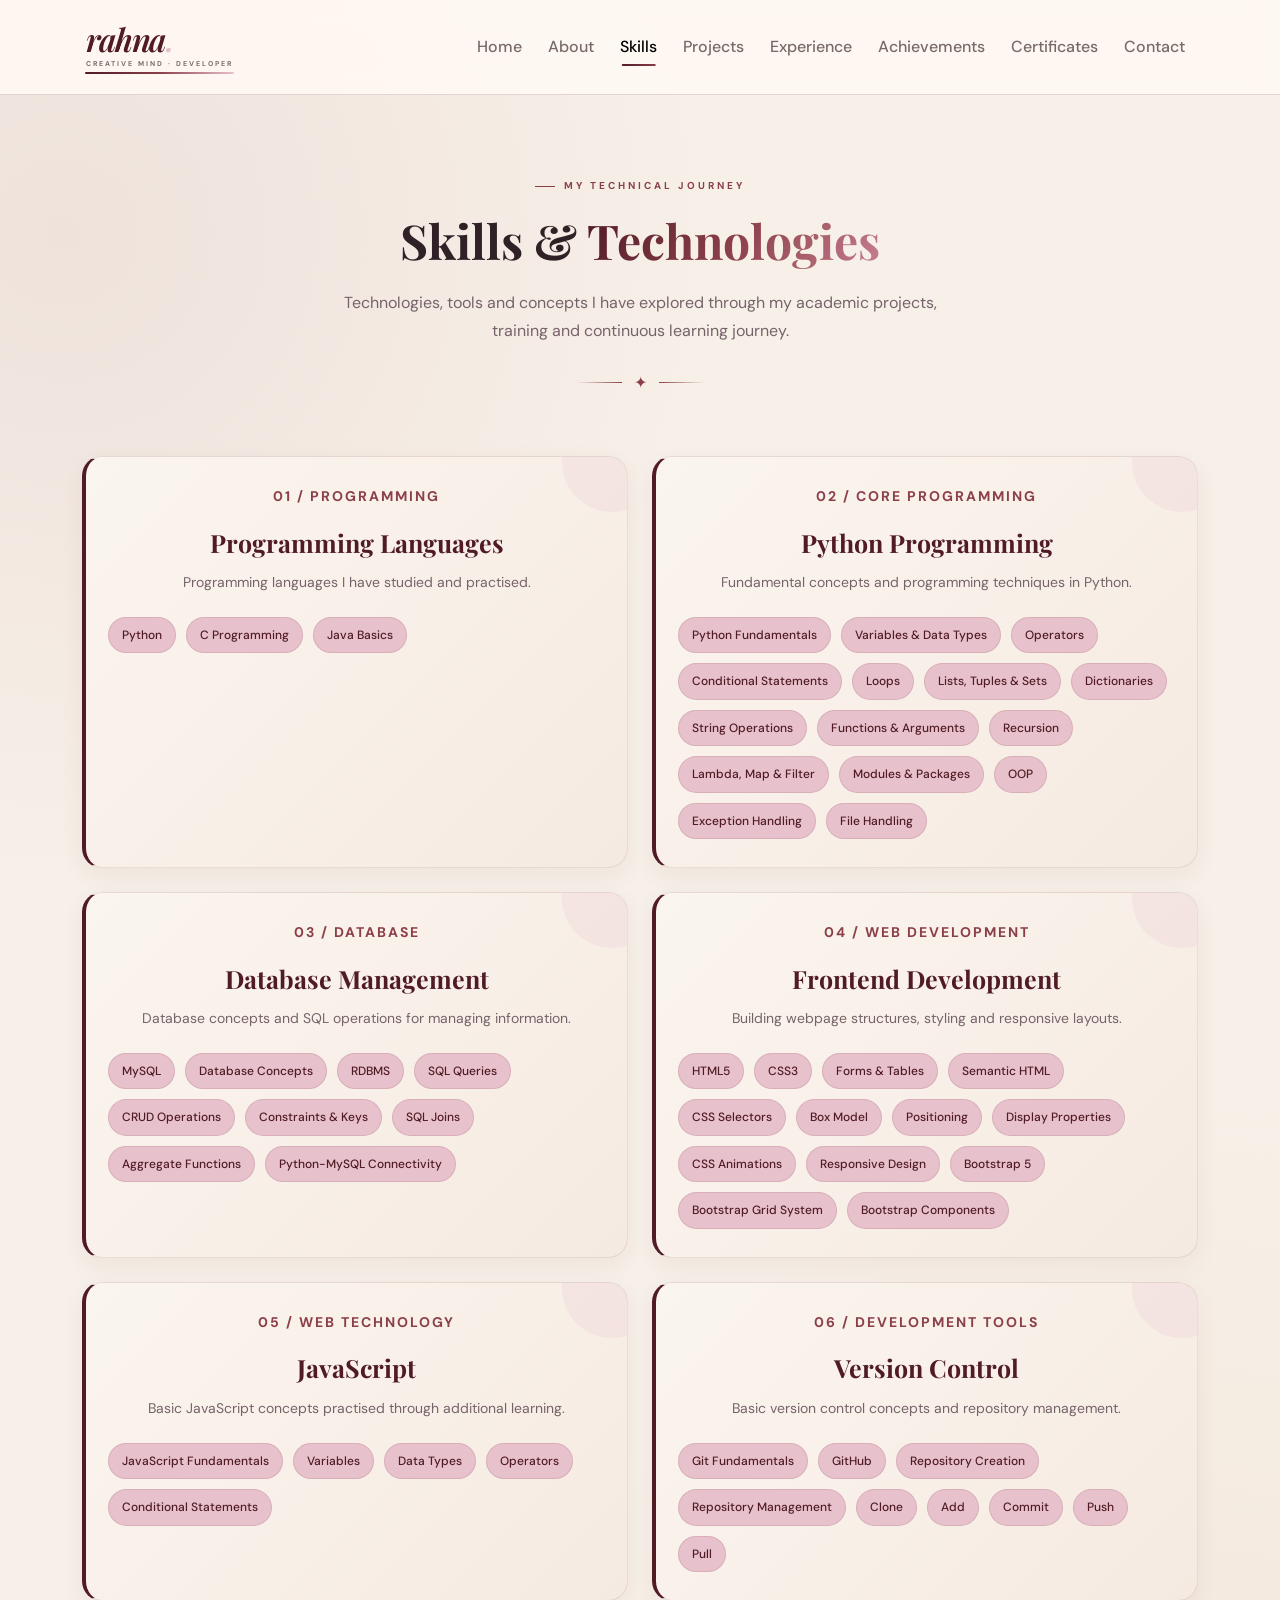
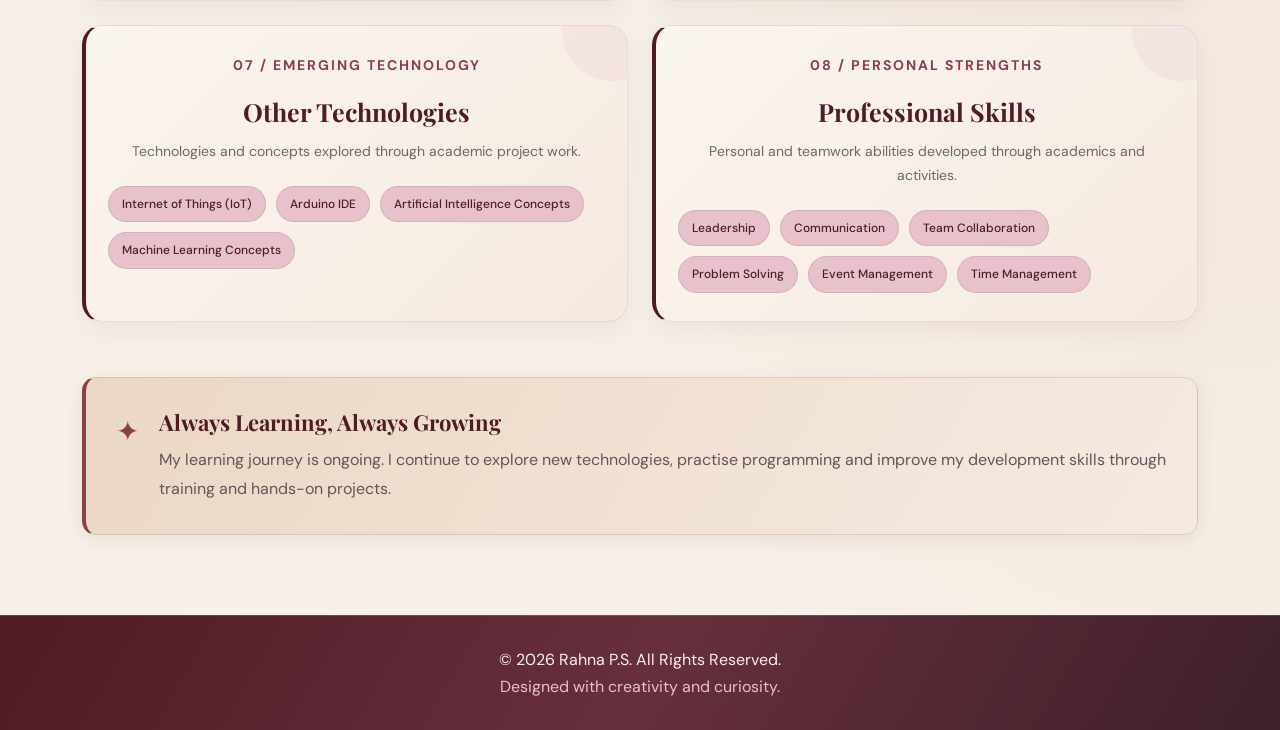
<file: skills.html>
<!DOCTYPE html>
<html lang="en">

<head>
    <meta charset="UTF-8">
    <meta name="viewport" content="width=device-width, initial-scale=1.0">

    <meta name="description" content="Explore Rahna P.S.'s technical skills in Python, web development, databases, IoT and professional skills.">

    <title>My Skills | Rahna P.S.</title>

    <!-- Google Fonts -->
    <link rel="preconnect" href="https://fonts.googleapis.com">
    <link rel="preconnect" href="https://fonts.gstatic.com" crossorigin>
    <link href="https://fonts.googleapis.com/css2?family=DM+Sans:wght@400;500;600;700;800&family=Playfair+Display:ital,wght@0,500;0,600;0,700;1,500;1,600;1,700&display=swap" rel="stylesheet">

    <!-- Bootstrap CSS -->
    <link href="https://cdn.jsdelivr.net/npm/bootstrap@5.3.8/dist/css/bootstrap.min.css"
        rel="stylesheet">

    <!-- Font Awesome -->
    <link rel="stylesheet"
        href="https://cdnjs.cloudflare.com/ajax/libs/font-awesome/6.7.2/css/all.min.css">

    <!-- Custom CSS -->
    <link rel="stylesheet" href="css/style.css">
    <link rel="stylesheet" href="css/theme.css">
    <link rel="stylesheet" href="css/style-extra.css">
    <link rel="stylesheet" href="css/responsive.css">

</head>

<body>

    <!-- ==============================
         NAVIGATION BAR
    ============================== -->

    <nav class="navbar navbar-expand-lg sticky-top">

        <div class="container">

            <!-- Animated Signature Logo -->
            <a class="navbar-brand brand-logo" href="index.html"
                aria-label="Rahna - Home">

                <span class="brand-name">
                    rahna<span class="brand-dot">.</span>
                    <span class="brand-sparkle">✦</span>
                </span>

                <span class="brand-tagline">
                    CREATIVE MIND · DEVELOPER
                </span>

                <span class="brand-underline"></span>

            </a>

            <button class="navbar-toggler" type="button"
                data-bs-toggle="collapse"
                data-bs-target="#navbarMenu"
                aria-controls="navbarMenu"
                aria-expanded="false"
                aria-label="Toggle navigation">

                <span class="navbar-toggler-icon"></span>

            </button>

            <div class="collapse navbar-collapse" id="navbarMenu">

                <ul class="navbar-nav ms-auto align-items-lg-center">

                    <li class="nav-item">
                        <a class="nav-link" href="index.html">Home</a>
                    </li>

                    <li class="nav-item">
                        <a class="nav-link" href="about.html">About</a>
                    </li>

                    <li class="nav-item">
                        <a class="nav-link active" href="skills.html">Skills</a>
                    </li>

                    <li class="nav-item">
                        <a class="nav-link" href="projects.html">Projects</a>
                    </li>

                    <li class="nav-item">
                        <a class="nav-link" href="experience.html">Experience</a>
                    </li>

                    <li class="nav-item">
                        <a class="nav-link" href="achievements.html">Achievements</a>
                    </li>

                    <li class="nav-item">
                        <a class="nav-link" href="certificates.html">Certificates</a>
                    </li>

                    <li class="nav-item">
                        <a class="nav-link" href="contact.html">Contact</a>
                    </li>

                </ul>

            </div>

        </div>

    </nav>


    <!-- ==============================
         SKILLS PAGE HEADING
    ============================== -->

    <section class="skills-page container">

        <div class="skills-heading text-center">

            <p class="section-label">MY TECHNICAL JOURNEY</p>

            <h1>
                Skills & <span class="highlight-name">Technologies</span>
            </h1>

            <p>
                Technologies, tools and concepts I have explored
                through my academic projects, training and
                continuous learning journey.
            </p>

            <div class="about-heading-decoration">
                <span></span>
                ✦
                <span></span>
            </div>

        </div>


        <!-- ==============================
             TECHNICAL SKILLS
        ============================== -->

        <div class="row g-4 skills-grid">


            <!-- Programming Languages -->
            <div class="col-lg-6">

                <div class="skill-card skill-rose">

                    <p class="skill-category">01 / PROGRAMMING</p>

                    <h2>Programming Languages</h2>

                    <p class="skill-description">
                        Programming languages I have studied
                        and practised.
                    </p>

                    <div class="skill-tags">

                        <span>Python</span>
                        <span>C Programming</span>
                        <span>Java Basics</span>

                    </div>

                </div>

            </div>


            <!-- Python -->
            <div class="col-lg-6">

                <div class="skill-card skill-lavender">

                    <p class="skill-category">02 / CORE PROGRAMMING</p>

                    <h2>Python Programming</h2>

                    <p class="skill-description">
                        Fundamental concepts and programming
                        techniques in Python.
                    </p>

                    <div class="skill-tags">

                        <span>Python Fundamentals</span>
                        <span>Variables & Data Types</span>
                        <span>Operators</span>
                        <span>Conditional Statements</span>
                        <span>Loops</span>
                        <span>Lists, Tuples & Sets</span>
                        <span>Dictionaries</span>
                        <span>String Operations</span>
                        <span>Functions & Arguments</span>
                        <span>Recursion</span>
                        <span>Lambda, Map & Filter</span>
                        <span>Modules & Packages</span>
                        <span>OOP</span>
                        <span>Exception Handling</span>
                        <span>File Handling</span>

                    </div>

                </div>

            </div>


            <!-- Database -->
            <div class="col-lg-6">

                <div class="skill-card skill-sage">

                    <p class="skill-category">03 / DATABASE</p>

                    <h2>Database Management</h2>

                    <p class="skill-description">
                        Database concepts and SQL operations
                        for managing information.
                    </p>

                    <div class="skill-tags">

                        <span>MySQL</span>
                        <span>Database Concepts</span>
                        <span>RDBMS</span>
                        <span>SQL Queries</span>
                        <span>CRUD Operations</span>
                        <span>Constraints & Keys</span>
                        <span>SQL Joins</span>
                        <span>Aggregate Functions</span>
                        <span>Python-MySQL Connectivity</span>

                    </div>

                </div>

            </div>


            <!-- Frontend -->
            <div class="col-lg-6">

                <div class="skill-card skill-amber">

                    <p class="skill-category">04 / WEB DEVELOPMENT</p>

                    <h2>Frontend Development</h2>

                    <p class="skill-description">
                        Building webpage structures, styling
                        and responsive layouts.
                    </p>

                    <div class="skill-tags">

                        <span>HTML5</span>
                        <span>CSS3</span>
                        <span>Forms & Tables</span>
                        <span>Semantic HTML</span>
                        <span>CSS Selectors</span>
                        <span>Box Model</span>
                        <span>Positioning</span>
                        <span>Display Properties</span>
                        <span>CSS Animations</span>
                        <span>Responsive Design</span>
                        <span>Bootstrap 5</span>
                        <span>Bootstrap Grid System</span>
                        <span>Bootstrap Components</span>

                    </div>

                </div>

            </div>


            <!-- JavaScript -->
            <div class="col-lg-6">

                <div class="skill-card skill-rose">

                    <p class="skill-category">05 / WEB TECHNOLOGY</p>

                    <h2>JavaScript</h2>

                    <p class="skill-description">
                        Basic JavaScript concepts practised
                        through additional learning.
                    </p>

                    <div class="skill-tags">

                        <span>JavaScript Fundamentals</span>
                        <span>Variables</span>
                        <span>Data Types</span>
                        <span>Operators</span>
                        <span>Conditional Statements</span>

                    </div>

                </div>

            </div>


            <!-- Version Control -->
            <div class="col-lg-6">

                <div class="skill-card skill-lavender">

                    <p class="skill-category">06 / DEVELOPMENT TOOLS</p>

                    <h2>Version Control</h2>

                    <p class="skill-description">
                        Basic version control concepts and
                        repository management.
                    </p>

                    <div class="skill-tags">

                        <span>Git Fundamentals</span>
                        <span>GitHub</span>
                        <span>Repository Creation</span>
                        <span>Repository Management</span>
                        <span>Clone</span>
                        <span>Add</span>
                        <span>Commit</span>
                        <span>Push</span>
                        <span>Pull</span>

                    </div>

                </div>

            </div>


            <!-- Other Technologies -->
            <div class="col-lg-6">

                <div class="skill-card skill-sage">

                    <p class="skill-category">07 / EMERGING TECHNOLOGY</p>

                    <h2>Other Technologies</h2>

                    <p class="skill-description">
                        Technologies and concepts explored
                        through academic project work.
                    </p>

                    <div class="skill-tags">

                        <span>Internet of Things (IoT)</span>
                        <span>Arduino IDE</span>
                        <span>Artificial Intelligence Concepts</span>
                        <span>Machine Learning Concepts</span>

                    </div>

                </div>

            </div>


            <!-- Professional Skills -->
            <div class="col-lg-6">

                <div class="skill-card skill-amber">

                    <p class="skill-category">08 / PERSONAL STRENGTHS</p>

                    <h2>Professional Skills</h2>

                    <p class="skill-description">
                        Personal and teamwork abilities
                        developed through academics and activities.
                    </p>

                    <div class="skill-tags">

                        <span>Leadership</span>
                        <span>Communication</span>
                        <span>Team Collaboration</span>
                        <span>Problem Solving</span>
                        <span>Event Management</span>
                        <span>Time Management</span>

                    </div>

                </div>

            </div>

        </div>


        <!-- ==============================
             LEARNING NOTE
        ============================== -->

        <div class="skills-note">

            <span class="skills-note-icon">✦</span>

            <div>

                <h3>Always Learning, Always Growing</h3>

                <p>
                    My learning journey is ongoing. I continue
                    to explore new technologies, practise
                    programming and improve my development skills
                    through training and hands-on projects.
                </p>

            </div>

        </div>

    </section>


    <!-- ==============================
         FOOTER
    ============================== -->

    <footer class="footer">

        <p>© 2026 Rahna P.S. All Rights Reserved.</p>

        <p class="footer-subtext">
            Designed with creativity and curiosity.
        </p>

    </footer>
    <!-- Floating Sparkles -->
    <div class="sparkle-container" aria-hidden="true"></div>

    <!-- Bootstrap JavaScript -->
    <script src="https://cdn.jsdelivr.net/npm/bootstrap@5.3.8/dist/js/bootstrap.bundle.min.js"></script>

    <!-- Custom JavaScript -->
    <script src="js/script.js"></script>

</body>

</html>
</file>
<file: css/style.css>
/* =====================================
   PORTFOLIO DESIGN SYSTEM
===================================== */

:root {
    --background: #F7F0E8;
    --surface: #FFF9F3;
    --text-primary: #302126;
    --text-secondary: #786A68;

    --rose: #501B25;       /* Deep burgundy - primary accent */
    --lavender: #E7C1CB;   /* Dusty pink */
    --sage: #EBD8C4;       /* Warm beige */
    --amber: #C49A75;

    --border-color: #E4D4D0;
    --shadow: 0 5px 20px rgba(80, 27, 37, 0.08);
    --border-radius: 14px;
    --transition: all 0.3s ease;
}


/* =====================================
   GENERAL STYLING
===================================== */

* {
    margin: 0;
    padding: 0;
    box-sizing: border-box;
}

html {
    scroll-behavior: smooth;
}

body {
    font-family: 'Segoe UI', Arial, sans-serif;
    background-color: var(--background);
    color: var(--text-primary);
    line-height: 1.7;
    transition: var(--transition);
}

h1,
h2,
h3,
h4,
h5,
h6 {
    color: var(--text-primary);
    font-weight: 700;
    line-height: 1.3;
}

p {
    color: var(--text-secondary);
}

a {
    text-decoration: none;
    transition: var(--transition);
}


/* =====================================
   NAVIGATION BAR
===================================== */

.navbar {
    padding: 18px 0;
    background-color: var(--surface);
    border-bottom: 1px solid var(--border-color);
}

.navbar-brand {
    font-size: 22px;
    font-weight: 800;
    letter-spacing: 1px;
    color: var(--text-primary);
}

.navbar-brand:hover {
    color: var(--rose);
}

.nav-link {
    margin: 0 5px;
    font-weight: 500;
    color: var(--text-secondary);
    transition: var(--transition);
}

.nav-link:hover,
.nav-link.active {
    color: var(--rose);
}


/* =====================================
   BUTTON STYLING
===================================== */

.btn {
    border-radius: 30px;
    padding: 10px 22px;
    font-weight: 600;
    transition: var(--transition);
}

.btn-primary {
    background-color: var(--rose);
    border-color: var(--rose);
    color: #ffffff;
}

.btn-primary:hover {
    background-color: var(--lavender);
    border-color: var(--lavender);
    color: #ffffff;
    transform: translateY(-2px);
}


/* =====================================
   HERO SECTION
===================================== */

.hero-section {
    padding: 100px 0;
    min-height: 80vh;
    display: flex;
    align-items: center;
}

.hero-section h1 {
    font-size: clamp(36px, 5vw, 55px);
    margin: 15px 0;
    font-weight: 800;
}

.hero-section h2 {
    font-size: clamp(20px, 3vw, 28px);
    margin-bottom: 20px;
    color: var(--lavender);
}

.hero-section p {
    font-size: 17px;
    max-width: 600px;
}


/* =====================================
   PROFILE IMAGE
===================================== */

.profile-image {
    width: 280px;
    height: 320px;
    object-fit: cover;
    border-radius: 20px;
    box-shadow: var(--shadow);
    transition: var(--transition);
}

.profile-image:hover {
    transform: translateY(-5px);
}


/* =====================================
   COMMON SECTIONS
===================================== */

.intro-section,
.projects-section {
    padding-top: 70px;
    padding-bottom: 70px;
}

section h1 {
    margin-bottom: 15px;
}

section h2 {
    margin-bottom: 20px;
}


/* =====================================
   CARDS
===================================== */

.card {
    height: 100%;
    background-color: var(--surface);
    border: 1px solid var(--border-color);
    border-radius: var(--border-radius);
    overflow: hidden;
    box-shadow: var(--shadow);
    transition: var(--transition);
}

.card:hover {
    transform: translateY(-5px);
    box-shadow: 0 10px 28px rgba(0, 0, 0, 0.10);
}

.card-body {
    padding: 25px;
}

.card-title {
    margin-bottom: 15px;
    font-weight: 700;
}

.card-text {
    line-height: 1.7;
}


/* =====================================
   ABOUT SECTION
===================================== */

.about-content {
    padding: 25px;
    margin-bottom: 25px;
    background-color: var(--surface);
    border-radius: var(--border-radius);
    border-left: 4px solid var(--rose);
    box-shadow: var(--shadow);
}

.about-content h2 {
    margin-bottom: 15px;
}


/* =====================================
   FOOTER
===================================== */

.footer {
    padding: 30px 20px;
    text-align: center;
    background-color: #eeecef;
}

.footer p {
    margin: 0;
    color: #55515a;
}


/* =====================================
   IMAGE STYLING
===================================== */

img {
    max-width: 100%;
}


/* =====================================
   SELECTION STYLING
===================================== */

::selection {
    background-color: var(--lavender);
    color: #ffffff;
}


/* =====================================
   ABOUT PAGE DESIGN
===================================== */

/* About Page Layout */

.about-page {
    padding-top: 75px;
    padding-bottom: 80px;
}

/* Page Heading */

.about-heading {
    max-width: 750px;
    margin: 0 auto 60px;
}

.about-heading h1 {
    font-family: 'Playfair Display', Georgia, serif;
    font-size: clamp(32px, 5vw, 48px);
    margin-bottom: 18px;
}

.about-intro {
    max-width: 600px;
    margin: 0 auto;
    font-size: 16px;
}

/* Heading Decoration */

.about-heading-decoration {
    display: flex;
    justify-content: center;
    align-items: center;
    gap: 12px;
    margin-top: 25px;
    color: var(--amber);
}

.about-heading-decoration span {
    width: 45px;
    height: 1px;
    background-color: var(--border-color);
}

/* About Cards */

.about-grid .about-content {
    position: relative;
    height: 100%;
    padding: 35px;
    margin-bottom: 0;
    overflow: hidden;
    transition: var(--transition);
}

.about-grid .about-content:hover {
    transform: translateY(-4px);
}

/* Card Labels */

.about-card-label {
    font-size: 11px;
    font-weight: 700;
    letter-spacing: 2px;
    margin-bottom: 18px;
    color: var(--rose);
}

/* Card Headings */

.about-grid .about-content h2 {
    font-family: 'Playfair Display', Georgia, serif;
    font-size: 25px;
    margin-bottom: 18px;
}

/* Card Paragraphs */

.about-grid .about-content p:not(.about-card-label) {
    line-height: 1.9;
}

/* Different Accent Colours */

.about-story {
    border-left-color: var(--rose);
}

.about-technology {
    border-left-color: var(--lavender);
}

.about-creative {
    border-left-color: var(--sage);
}

.about-personality {
    border-left-color: var(--amber);
}

.about-belief {
    border-left-color: var(--rose);
}

/* Personality List */

.personality-list {
    padding-left: 20px;
    margin-bottom: 0;
}

.personality-list li {
    color: var(--text-secondary);
    margin-bottom: 12px;
    line-height: 1.7;
}

.personality-list li::marker {
    color: var(--rose);
}

/* Decorative Details */

.about-small-decoration {
    position: absolute;
    right: 25px;
    bottom: 15px;
    font-size: 55px;
    color: var(--lavender);
    opacity: 0.18;
}

.about-creative .about-small-decoration {
    color: var(--sage);
}

.about-quote-mark {
    position: absolute;
    right: 25px;
    bottom: -30px;
    font-family: Georgia, serif;
    font-size: 120px;
    color: var(--rose);
    opacity: 0.12;
}


/* =====================================
   SKILLS PAGE DESIGN
===================================== */

/* Skills Page Layout */

.skills-page {
    padding-top: 75px;
    padding-bottom: 80px;
}

/* Page Heading */

.skills-heading {
    max-width: 750px;
    margin: 0 auto 60px;
}

.skills-heading h1 {
    font-family: 'Playfair Display', Georgia, serif;
    font-size: clamp(32px, 5vw, 48px);
    margin-bottom: 18px;
}

.skills-heading > p:not(.section-label) {
    max-width: 650px;
    margin: 0 auto;
    font-size: 16px;
}

/* Skills Grid */

.skills-grid {
    align-items: stretch;
}

/* Skill Cards */

.skill-card {
    height: 100%;
    padding: 32px;
    background-color: var(--surface);
    border: 1px solid var(--border-color);
    border-top: 4px solid var(--rose);
    border-radius: var(--border-radius);
    box-shadow: var(--shadow);
    transition: var(--transition);
}

.skill-card:hover {
    transform: translateY(-5px);
    box-shadow: 0 10px 28px rgba(0, 0, 0, 0.10);
}

/* Different Accent Colours */

.skill-rose {
    border-top-color: var(--rose);
}

.skill-lavender {
    border-top-color: var(--lavender);
}

.skill-sage {
    border-top-color: var(--sage);
}

.skill-amber {
    border-top-color: var(--amber);
}

/* Category Label */

.skill-category {
    font-size: 11px;
    font-weight: 700;
    letter-spacing: 2px;
    color: var(--text-secondary);
    margin-bottom: 18px;
}

/* Skill Card Heading */

.skill-card h2 {
    font-family: 'Playfair Display', Georgia, serif;
    font-size: 25px;
    margin-bottom: 12px;
}

/* Skill Description */

.skill-description {
    font-size: 14px;
    margin-bottom: 22px;
    line-height: 1.7;
}

/* Skill Tags */

.skill-tags {
    display: flex;
    flex-wrap: wrap;
    gap: 10px;
}

.skill-tags span {
    display: inline-block;
    padding: 7px 13px;
    border: 1px solid var(--border-color);
    border-radius: 30px;
    background-color: var(--background);
    color: var(--text-primary);
    font-size: 12px;
    font-weight: 500;
    transition: var(--transition);
}

.skill-tags span:hover {
    border-color: var(--rose);
    color: var(--rose);
    transform: translateY(-2px);
}

/* Learning Note */

.skills-note {
    display: flex;
    align-items: flex-start;
    gap: 20px;
    margin-top: 55px;
    padding: 30px;
    background-color: var(--surface);
    border: 1px solid var(--border-color);
    border-left: 4px solid var(--lavender);
    border-radius: var(--border-radius);
    box-shadow: var(--shadow);
}

.skills-note-icon {
    color: var(--amber);
    font-size: 28px;
}

.skills-note h3 {
    font-family: 'Playfair Display', Georgia, serif;
    font-size: 22px;
    margin-bottom: 10px;
}

.skills-note p {
    margin-bottom: 0;
    line-height: 1.8;
}



/* =====================================
   PROJECTS PAGE
===================================== */

.projects-page {
    padding-top: 75px;
    padding-bottom: 80px;
}

/* Page Heading */

.projects-heading {
    max-width: 750px;
    margin: 0 auto 65px;
}

.projects-heading h1 {
    font-family: 'Playfair Display', serif;
    font-size: 42px;
    font-weight: 600;
    margin-bottom: 18px;
    color: var(--text-primary);
}

.projects-intro {
    max-width: 650px;
    margin: 0 auto;
    color: var(--text-secondary);
    line-height: 1.8;
    font-size: 16px;
}

.projects-heading-decoration {
    width: 65px;
    height: 4px;
    border-radius: 10px;
    background: linear-gradient(
        to right,
        var(--rose),
        var(--lavender),
        var(--sage)
    );
    margin: 25px auto 0;
}


/* Project Cards */

.project-card {
    background-color: var(--surface);
    border: 1px solid var(--border-color);
    border-radius: 20px;
    padding: 40px;
    margin-bottom: 45px;
    box-shadow: var(--shadow);
    transition: var(--transition);
}

.project-card:hover {
    transform: translateY(-4px);
}


/* Different Project Accent Colours */

.hydrosave-card {
    border-top: 4px solid var(--sage);
}

.asl-card {
    border-top: 4px solid var(--lavender);
}


/* Project Header */

.project-card-header {
    display: flex;
    justify-content: space-between;
    align-items: flex-start;
    gap: 20px;
    margin-bottom: 25px;
}

.project-number {
    display: inline-block;
    font-size: 11px;
    font-weight: 700;
    letter-spacing: 2px;
    color: var(--sage);
    margin-bottom: 12px;
}

.asl-card .project-number {
    color: var(--lavender);
}

.project-card-header h2 {
    font-family: 'Playfair Display', serif;
    font-size: 30px;
    font-weight: 600;
    color: var(--text-primary);
    margin-bottom: 8px;
}

.project-card-header h3 {
    font-family: 'DM Sans', sans-serif;
    font-size: 16px;
    font-weight: 500;
    color: var(--text-secondary);
    line-height: 1.6;
}

.project-year {
    flex-shrink: 0;
    padding: 8px 15px;
    border-radius: 30px;
    background-color: rgba(131, 169, 154, 0.14);
    color: var(--text-primary);
    font-size: 12px;
    font-weight: 600;
}

.asl-card .project-year {
    background-color: rgba(167, 139, 194, 0.16);
}


/* Project Description */

.project-description {
    border-left: 3px solid var(--rose);
    padding-left: 20px;
    margin: 30px 0;
}

.project-description p {
    color: var(--text-secondary);
    font-size: 15px;
    line-height: 1.9;
    margin-bottom: 12px;
}


/* Project Detail Sections */

.project-detail-section {
    margin-top: 35px;
}

.project-detail-section h4 {
    font-family: 'Playfair Display', serif;
    font-size: 21px;
    font-weight: 600;
    color: var(--text-primary);
    margin-bottom: 18px;
}


/* Feature List */

.project-feature-list {
    padding-left: 22px;
    margin-bottom: 0;
}

.project-feature-list li {
    color: var(--text-secondary);
    font-size: 14px;
    line-height: 1.9;
    padding-left: 5px;
    margin-bottom: 7px;
}

.project-feature-list li::marker {
    color: var(--rose);
}


/* Technology Tags */

.project-tech-tags {
    display: flex;
    flex-wrap: wrap;
    gap: 10px;
}

.project-tech-tags span {
    display: inline-block;
    padding: 8px 15px;
    border: 1px solid var(--border-color);
    border-radius: 30px;
    background-color: var(--background);
    color: var(--text-primary);
    font-size: 12px;
    font-weight: 600;
    transition: var(--transition);
}

.project-tech-tags span:hover {
    border-color: var(--rose);
    transform: translateY(-2px);
}


/* Contribution Grid */

.contribution-grid {
    display: grid;
    grid-template-columns: repeat(2, minmax(0, 1fr));
    gap: 15px;
}

.contribution-item {
    background-color: var(--background);
    border: 1px solid var(--border-color);
    border-radius: 12px;
    padding: 20px;
    transition: var(--transition);
}

.contribution-item:hover {
    border-color: var(--rose);
    transform: translateY(-3px);
}

.contribution-item h5 {
    color: var(--text-primary);
    font-size: 15px;
    font-weight: 700;
    margin-bottom: 9px;
}

.contribution-item p {
    color: var(--text-secondary);
    font-size: 13px;
    line-height: 1.8;
    margin-bottom: 0;
}


/* Project Highlight */

.project-highlight {
    margin-top: 35px;
    padding: 22px 25px;
    background-color: rgba(131, 169, 154, 0.12);
    border-left: 4px solid var(--sage);
    border-radius: 10px;
}

.project-highlight-label {
    display: block;
    color: var(--text-primary);
    font-size: 11px;
    font-weight: 700;
    letter-spacing: 1.5px;
    margin-bottom: 9px;
}

.project-highlight p {
    color: var(--text-secondary);
    font-size: 14px;
    line-height: 1.8;
    margin-bottom: 0;
}

.project-highlight strong {
    color: var(--text-primary);
}
/* =====================================
   END OF PROJECTS PAGE
===================================== */


/* =====================================
   EXPERIENCE PAGE
===================================== */

.experience-page {
    padding-top: 75px;
    padding-bottom: 80px;
}

/* Page Heading */

.experience-heading {
    max-width: 750px;
    margin: 0 auto 70px;
}

.experience-heading h1 {
    font-family: 'Playfair Display', serif;
    font-size: 42px;
    font-weight: 600;
    color: var(--text-primary);
    margin-bottom: 18px;
}

.experience-intro {
    max-width: 650px;
    margin: 0 auto;
    color: var(--text-secondary);
    font-size: 16px;
    line-height: 1.8;
}

.experience-heading-decoration {
    width: 65px;
    height: 4px;
    border-radius: 10px;
    background: linear-gradient(
        to right,
        var(--rose),
        var(--lavender),
        var(--sage)
    );
    margin: 25px auto 0;
}


/* Experience Timeline */

.experience-timeline {
    max-width: 950px;
    margin: 0 auto;
    position: relative;
    padding-left: 35px;
}

.experience-timeline::before {
    content: "";
    position: absolute;
    top: 12px;
    bottom: 30px;
    left: 9px;
    width: 2px;
    background: linear-gradient(
        to bottom,
        var(--sage),
        var(--lavender),
        var(--rose)
    );
}


/* Experience Card */

.experience-card {
    position: relative;
    margin-bottom: 40px;
}

.experience-card-content {
    background-color: var(--surface);
    border: 1px solid var(--border-color);
    border-radius: 18px;
    padding: 35px;
    box-shadow: var(--shadow);
    transition: var(--transition);
}

.experience-card-content:hover {
    transform: translateY(-4px);
}


/* Timeline Marker */

.experience-timeline-marker {
    position: absolute;
    top: 35px;
    left: -35px;
    width: 20px;
    height: 20px;
    border-radius: 50%;
    background-color: var(--background);
    border: 4px solid var(--lavender);
    z-index: 1;
}

.current-experience .experience-timeline-marker {
    border-color: var(--sage);
}

.experience-timeline-marker span {
    display: block;
    width: 100%;
    height: 100%;
    border-radius: 50%;
    background-color: var(--surface);
}


/* Current Experience Accent */

.current-experience .experience-card-content {
    border-top: 4px solid var(--sage);
}


/* Experience Header */

.experience-card-top {
    display: flex;
    justify-content: space-between;
    align-items: flex-start;
    gap: 20px;
    margin-bottom: 22px;
}

.experience-label {
    display: inline-block;
    color: var(--lavender);
    font-size: 11px;
    font-weight: 700;
    letter-spacing: 1.5px;
    margin-bottom: 12px;
}

.current-experience .experience-label {
    color: var(--sage);
}

.experience-card-top h2 {
    font-family: 'Playfair Display', serif;
    font-size: 27px;
    font-weight: 600;
    color: var(--text-primary);
    margin-bottom: 8px;
}

.experience-card-top h3 {
    font-size: 16px;
    font-weight: 500;
    color: var(--text-secondary);
    margin-bottom: 0;
    line-height: 1.6;
}


/* Experience Status */

.experience-status {
    flex-shrink: 0;
    padding: 7px 14px;
    border-radius: 30px;
    background-color: rgba(131, 169, 154, 0.16);
    color: var(--text-primary);
    font-size: 11px;
    font-weight: 700;
}

.completed-status {
    background-color: rgba(167, 139, 194, 0.16);
}


/* Experience Information */

.experience-meta {
    display: flex;
    flex-wrap: wrap;
    gap: 12px 25px;
    padding: 15px 0;
    border-top: 1px solid var(--border-color);
    border-bottom: 1px solid var(--border-color);
    margin-bottom: 22px;
}

.experience-meta span {
    color: var(--text-secondary);
    font-size: 13px;
}

.experience-meta strong {
    color: var(--text-primary);
}


/* Description */

.experience-description {
    color: var(--text-secondary);
    font-size: 14px;
    line-height: 1.9;
    margin-bottom: 15px;
}


/* Experience Details */

.experience-details {
    margin-top: 28px;
}

.experience-details h4 {
    font-family: 'Playfair Display', serif;
    font-size: 20px;
    font-weight: 600;
    color: var(--text-primary);
    margin-bottom: 15px;
}

.experience-details ul {
    padding-left: 22px;
    margin-bottom: 0;
}

.experience-details li {
    color: var(--text-secondary);
    font-size: 14px;
    line-height: 1.9;
    padding-left: 5px;
    margin-bottom: 6px;
}

.experience-details li::marker {
    color: var(--rose);
}


/* Technology Tags */

.experience-tech-tags {
    display: flex;
    flex-wrap: wrap;
    gap: 9px;
    margin-top: 25px;
}

.experience-tech-tags span {
    padding: 7px 13px;
    border: 1px solid var(--border-color);
    border-radius: 25px;
    background-color: var(--background);
    color: var(--text-primary);
    font-size: 11px;
    font-weight: 600;
}
/* =====================================
   END OF EXPERIENCE PAGE
===================================== */


/* =====================================
   ACHIEVEMENTS PAGE
===================================== */

.achievements-page {
    padding-top: 75px;
    padding-bottom: 80px;
}

/* Page Heading */

.achievements-heading {
    max-width: 750px;
    margin: 0 auto 75px;
}

.achievements-heading h1 {
    font-family: 'Playfair Display', serif;
    font-size: 42px;
    font-weight: 600;
    color: var(--text-primary);
    margin-bottom: 18px;
}

.achievements-intro {
    max-width: 650px;
    margin: 0 auto;
    color: var(--text-secondary);
    font-size: 16px;
    line-height: 1.8;
}

.achievements-heading-decoration {
    width: 65px;
    height: 4px;
    border-radius: 10px;
    background: linear-gradient(
        to right,
        var(--rose),
        var(--lavender),
        var(--sage)
    );
    margin: 25px auto 0;
}


/* Achievement Sections */

.achievement-section {
    margin-bottom: 75px;
}

.achievement-section-heading {
    display: flex;
    align-items: center;
    gap: 20px;
    margin-bottom: 35px;
}

.achievement-section-number {
    font-family: 'Playfair Display', serif;
    font-size: 35px;
    color: var(--rose);
    font-weight: 600;
}

.achievement-section-heading .section-label {
    margin-bottom: 5px;
}

.achievement-section-heading h2 {
    font-family: 'Playfair Display', serif;
    font-size: 28px;
    color: var(--text-primary);
    font-weight: 600;
    margin-bottom: 0;
}


/* Leadership Timeline */

.leadership-timeline {
    position: relative;
    margin-left: 15px;
    padding-left: 35px;
    border-left: 2px solid var(--border-color);
}

.leadership-item {
    position: relative;
    display: grid;
    grid-template-columns: 145px 1fr;
    gap: 25px;
    padding: 25px;
    margin-bottom: 22px;
    background-color: var(--surface);
    border: 1px solid var(--border-color);
    border-radius: 15px;
    box-shadow: var(--shadow);
    transition: var(--transition);
}

.leadership-item::before {
    content: "";
    position: absolute;
    left: -44px;
    top: 35px;
    width: 16px;
    height: 16px;
    border-radius: 50%;
    background-color: var(--rose);
    border: 3px solid var(--background);
    box-shadow: 0 0 0 2px var(--rose);
}

.leadership-item:hover {
    transform: translateX(5px);
}

.rose-accent {
    border-left: 4px solid var(--rose);
}

.lavender-accent {
    border-left: 4px solid var(--lavender);
}

.sage-accent {
    border-left: 4px solid var(--sage);
}

.amber-accent {
    border-left: 4px solid var(--amber);
}

.leadership-year {
    color: var(--text-secondary);
    font-size: 12px;
    font-weight: 700;
    letter-spacing: 1px;
    padding-top: 5px;
}

.achievement-category {
    display: inline-block;
    color: var(--text-secondary);
    font-size: 10px;
    font-weight: 700;
    letter-spacing: 1.5px;
    margin-bottom: 10px;
}

.leadership-details h3 {
    font-family: 'Playfair Display', serif;
    font-size: 21px;
    font-weight: 600;
    color: var(--text-primary);
    margin-bottom: 10px;
}

.leadership-details p {
    color: var(--text-secondary);
    font-size: 14px;
    line-height: 1.8;
    margin-bottom: 0;
}


/* General Achievement Cards */

.achievement-card {
    padding: 32px;
    background-color: var(--surface);
    border: 1px solid var(--border-color);
    border-radius: 17px;
    box-shadow: var(--shadow);
    transition: var(--transition);
}

.achievement-card:hover {
    transform: translateY(-4px);
}

.editorial-card {
    border-top: 4px solid var(--lavender);
}

.technical-card {
    border-top: 4px solid var(--sage);
}

.cultural-card {
    border-top: 4px solid var(--amber);
}

.achievement-card-label {
    display: block;
    color: var(--text-secondary);
    font-size: 11px;
    font-weight: 700;
    letter-spacing: 1.5px;
    margin-bottom: 14px;
}

.achievement-card h3 {
    font-family: 'Playfair Display', serif;
    font-size: 24px;
    font-weight: 600;
    color: var(--text-primary);
    margin-bottom: 15px;
}

.achievement-card p {
    color: var(--text-secondary);
    font-size: 14px;
    line-height: 1.9;
    margin-bottom: 12px;
}


/* Technical Tags */

.achievement-tags {
    display: flex;
    flex-wrap: wrap;
    gap: 10px;
    margin-top: 22px;
}

.achievement-tags span {
    padding: 7px 14px;
    border-radius: 25px;
    background-color: rgba(131, 169, 154, 0.14);
    color: var(--text-primary);
    font-size: 12px;
    font-weight: 600;
}


/* Cultural Activities */

.cultural-list {
    padding-left: 22px;
    margin-top: 18px;
}

.cultural-list li {
    color: var(--text-secondary);
    font-size: 14px;
    line-height: 1.9;
    margin-bottom: 8px;
}

.cultural-list li::marker {
    color: var(--amber);
}


/* Closing Message */

.achievements-closing {
    max-width: 750px;
    margin: 80px auto 20px;
    padding: 45px 30px;
    border-radius: 18px;
    background-color: var(--surface);
    border: 1px solid var(--border-color);
}

.closing-decoration {
    display: block;
    color: var(--rose);
    font-size: 30px;
    margin-bottom: 15px;
}

.achievements-closing h2 {
    font-family: 'Playfair Display', serif;
    font-size: 27px;
    font-weight: 600;
    color: var(--text-primary);
    margin-bottom: 15px;
}

.achievements-closing p {
    color: var(--text-secondary);
    font-size: 14px;
    line-height: 1.9;
    margin-bottom: 0;
}
/* =====================================
   END OF ACHIEVEMENTS PAGE
===================================== */


/* =====================================
   CERTIFICATES PAGE
===================================== */

.certificates-page {
    padding-top: 75px;
    padding-bottom: 80px;
}

/* Page Heading */

.certificates-heading {
    max-width: 760px;
    margin: 0 auto 75px;
}

.certificates-heading h1 {
    font-family: 'Playfair Display', serif;
    font-size: 42px;
    font-weight: 600;
    color: var(--text-primary);
    margin-bottom: 18px;
}

.certificates-intro {
    max-width: 650px;
    margin: 0 auto;
    color: var(--text-secondary);
    font-size: 16px;
    line-height: 1.8;
}

.certificates-heading-decoration {
    width: 65px;
    height: 4px;
    border-radius: 10px;
    background: linear-gradient(
        to right,
        var(--rose),
        var(--lavender),
        var(--sage)
    );
    margin: 25px auto 0;
}


/* Section Headings */

.certificate-section {
    margin-bottom: 75px;
}

.certificate-section-heading {
    margin-bottom: 30px;
}

.certificate-section-heading h2 {
    font-family: 'Playfair Display', serif;
    font-size: 29px;
    font-weight: 600;
    color: var(--text-primary);
    margin-bottom: 10px;
}

.certificate-section-heading > p:not(.section-label) {
    color: var(--text-secondary);
    font-size: 14px;
    line-height: 1.8;
}


/* Certificate Cards */

.certificate-card {
    overflow: hidden;
    background-color: var(--surface);
    border: 1px solid var(--border-color);
    border-radius: 17px;
    box-shadow: var(--shadow);
    transition: var(--transition);
}

.certificate-card:hover {
    transform: translateY(-5px);
}

.nptel-card {
    border-top: 4px solid var(--lavender);
}

.techmindz-card {
    border-top: 4px solid var(--rose);
}

.academor-card {
    border-top: 4px solid var(--sage);
}


/* Decorative Certificate Preview */

.certificate-preview {
    min-height: 175px;
    display: flex;
    flex-direction: column;
    align-items: center;
    justify-content: center;
    gap: 9px;
    padding: 20px;
    text-align: center;
}

.nptel-preview {
    background-color: rgba(167, 139, 194, 0.15);
}

.techmindz-preview {
    background-color: rgba(217, 141, 165, 0.15);
}

.academor-preview {
    background-color: rgba(131, 169, 154, 0.16);
}

.certificate-preview-icon {
    font-size: 25px;
    color: var(--text-primary);
}

.certificate-preview-label {
    font-size: 10px;
    font-weight: 700;
    letter-spacing: 2px;
    color: var(--text-secondary);
}

.certificate-preview-title {
    font-family: 'Playfair Display', serif;
    font-size: 25px;
    font-weight: 600;
    color: var(--text-primary);
}


/* Certificate Card Content */

.certificate-card-body {
    padding: 25px;
}

.certificate-type {
    display: inline-block;
    font-size: 10px;
    font-weight: 700;
    letter-spacing: 1.5px;
    color: var(--rose);
    margin-bottom: 12px;
}

.nptel-card .certificate-type {
    color: var(--lavender);
}

.academor-card .certificate-type {
    color: var(--sage);
}

.certificate-card-body h3 {
    font-family: 'Playfair Display', serif;
    font-size: 21px;
    font-weight: 600;
    color: var(--text-primary);
    line-height: 1.4;
    margin-bottom: 9px;
}

.certificate-card-body h4 {
    font-size: 13px;
    font-weight: 600;
    color: var(--text-secondary);
    margin-bottom: 15px;
}

.certificate-card-body p {
    font-size: 13px;
    line-height: 1.8;
    color: var(--text-secondary);
    margin-bottom: 15px;
}

.certificate-meta {
    padding-top: 13px;
    border-top: 1px solid var(--border-color);
    color: var(--text-secondary);
    font-size: 12px;
    font-weight: 600;
}


/* Project Presentation */

.presentation-card {
    display: flex;
    align-items: flex-start;
    gap: 30px;
    padding: 35px;
    background-color: var(--surface);
    border: 1px solid var(--border-color);
    border-left: 4px solid var(--sage);
    border-radius: 17px;
    box-shadow: var(--shadow);
    transition: var(--transition);
}

.presentation-card:hover {
    transform: translateY(-4px);
}

.presentation-decoration {
    width: 65px;
    height: 65px;
    flex-shrink: 0;
    display: flex;
    align-items: center;
    justify-content: center;
    border-radius: 16px;
    background-color: rgba(131, 169, 154, 0.16);
    color: var(--sage);
    font-size: 30px;
}

.presentation-content h3 {
    font-family: 'Playfair Display', serif;
    font-size: 25px;
    font-weight: 600;
    color: var(--text-primary);
    margin-bottom: 8px;
}

.presentation-content h4 {
    font-size: 14px;
    font-weight: 600;
    color: var(--text-secondary);
    margin-bottom: 15px;
}

.presentation-content p {
    color: var(--text-secondary);
    font-size: 14px;
    line-height: 1.9;
    margin-bottom: 12px;
}

.certificate-tags {
    display: flex;
    flex-wrap: wrap;
    gap: 9px;
    margin-top: 20px;
}

.certificate-tags span {
    padding: 7px 13px;
    border-radius: 25px;
    background-color: rgba(131, 169, 154, 0.14);
    color: var(--text-primary);
    font-size: 11px;
    font-weight: 600;
}


/* Academic Cards */

.academic-card {
    padding: 30px;
    background-color: var(--surface);
    border: 1px solid var(--border-color);
    border-radius: 17px;
    box-shadow: var(--shadow);
    transition: var(--transition);
}

.academic-card:hover {
    transform: translateY(-4px);
}

.degree-card {
    border-top: 4px solid var(--rose);
}

.higher-secondary-card {
    border-top: 4px solid var(--lavender);
}

.sslc-card {
    border-top: 4px solid var(--amber);
}

.academic-level {
    display: inline-block;
    color: var(--text-secondary);
    font-size: 10px;
    font-weight: 700;
    letter-spacing: 1.5px;
    margin-bottom: 15px;
}

.academic-card h3 {
    font-family: 'Playfair Display', serif;
    font-size: 23px;
    font-weight: 600;
    color: var(--text-primary);
    margin-bottom: 8px;
}

.academic-card h4 {
    font-size: 14px;
    font-weight: 600;
    color: var(--text-secondary);
    margin-bottom: 15px;
}

.academic-card > p {
    color: var(--text-secondary);
    font-size: 13px;
    line-height: 1.8;
}

.academic-divider {
    height: 1px;
    background-color: var(--border-color);
    margin: 20px 0;
}

.academic-details p {
    display: flex;
    justify-content: space-between;
    gap: 15px;
    color: var(--text-secondary);
    font-size: 12px;
    line-height: 1.7;
    margin-bottom: 12px;
}

.academic-details strong {
    flex-shrink: 0;
    color: var(--text-primary);
}

.academic-details span {
    text-align: right;
}


/* Closing Message */

.certificates-closing {
    max-width: 750px;
    margin: 80px auto 20px;
    padding: 45px 30px;
    border-radius: 18px;
    background-color: var(--surface);
    border: 1px solid var(--border-color);
}

.certificate-closing-decoration {
    display: block;
    color: var(--rose);
    font-size: 30px;
    margin-bottom: 15px;
}

.certificates-closing h2 {
    font-family: 'Playfair Display', serif;
    font-size: 27px;
    font-weight: 600;
    color: var(--text-primary);
    margin-bottom: 15px;
}

.certificates-closing p {
    color: var(--text-secondary);
    font-size: 14px;
    line-height: 1.9;
    margin-bottom: 0;
}
/* =====================================
   END OF CERTIFICATES PAGE
===================================== */


/* =====================================
   CONTACT PAGE
===================================== */

.contact-page {
    padding-top: 75px;
    padding-bottom: 70px;
}


/* Contact Heading */

.contact-heading {
    max-width: 750px;
    margin: 0 auto 65px;
}

.contact-heading h1 {
    font-family: 'Playfair Display', serif;
    font-size: 45px;
    font-weight: 600;
    color: var(--text-primary);
    margin-bottom: 18px;
}

.contact-intro {
    max-width: 620px;
    margin: 0 auto;
    color: var(--text-secondary);
    font-size: 16px;
    line-height: 1.9;
}

.contact-heading-decoration {
    width: 65px;
    height: 4px;
    border-radius: 10px;
    background: linear-gradient(
        to right,
        var(--rose),
        var(--lavender),
        var(--sage)
    );
    margin: 25px auto 0;
}


/* Contact Cards */

.contact-options {
    margin-bottom: 85px;
}

.contact-card {
    padding: 35px 27px;
    background-color: var(--surface);
    border: 1px solid var(--border-color);
    border-radius: 18px;
    box-shadow: var(--shadow);
    text-align: center;
    transition: var(--transition);
}

.contact-card:hover {
    transform: translateY(-7px);
}

.email-card {
    border-top: 4px solid var(--rose);
}

.linkedin-card {
    border-top: 4px solid var(--lavender);
}

.github-card {
    border-top: 4px solid var(--sage);
}


/* Contact Icons */

.contact-icon {
    width: 65px;
    height: 65px;
    display: flex;
    align-items: center;
    justify-content: center;
    margin: 0 auto 22px;
    border-radius: 18px;
    font-size: 28px;
    font-weight: 700;
}

.email-icon {
    color: #b96f89;
    background-color: rgba(217, 141, 165, 0.17);
}

.linkedin-icon {
    color: #9273b2;
    background-color: rgba(167, 139, 194, 0.17);
    font-size: 23px;
}

.github-icon {
    color: #648f7e;
    background-color: rgba(131, 169, 154, 0.18);
}


/* Contact Card Text */

.contact-card-label {
    display: block;
    color: var(--text-secondary);
    font-size: 10px;
    font-weight: 700;
    letter-spacing: 1.5px;
    margin-bottom: 12px;
}

.contact-card h2 {
    font-family: 'Playfair Display', serif;
    font-size: 25px;
    font-weight: 600;
    color: var(--text-primary);
    margin-bottom: 13px;
}

.contact-card p {
    min-height: 75px;
    color: var(--text-secondary);
    font-size: 13px;
    line-height: 1.9;
    margin-bottom: 20px;
}


/* Contact Links */

.contact-link {
    display: inline-flex;
    align-items: center;
    gap: 9px;
    color: var(--text-primary);
    font-size: 13px;
    font-weight: 700;
    text-decoration: none;
    border-bottom: 1px solid var(--rose);
    padding-bottom: 5px;
    transition: var(--transition);
}

.contact-link span {
    font-size: 17px;
    transition: var(--transition);
}

.contact-link:hover {
    color: var(--rose);
}

.contact-link:hover span {
    transform: translate(3px, -3px);
}


/* Collaboration Section */

.contact-collaboration {
    max-width: 850px;
    margin: 0 auto 65px;
    padding: 50px 40px;
    border-radius: 20px;
    background: linear-gradient(
        135deg,
        rgba(217, 141, 165, 0.13),
        rgba(167, 139, 194, 0.13),
        rgba(131, 169, 154, 0.13)
    );
    border: 1px solid var(--border-color);
}

.collaboration-decoration {
    font-size: 32px;
    color: var(--rose);
    margin-bottom: 15px;
}

.contact-collaboration h2 {
    font-family: 'Playfair Display', serif;
    font-size: 31px;
    font-weight: 600;
    color: var(--text-primary);
    margin-bottom: 18px;
}

.contact-collaboration > p:not(.section-label) {
    max-width: 650px;
    margin: 0 auto 25px;
    color: var(--text-secondary);
    font-size: 14px;
    line-height: 1.9;
}

.contact-main-button {
    padding: 11px 28px;
    border-radius: 30px;
    background-color: var(--rose);
    border: 1px solid var(--rose);
    color: #ffffff;
    font-size: 13px;
    font-weight: 700;
    transition: var(--transition);
}

.contact-main-button:hover {
    background-color: var(--lavender);
    border-color: var(--lavender);
    color: #ffffff;
    transform: translateY(-3px);
}


/* Thank You Section */

.contact-thankyou {
    max-width: 600px;
    margin: 0 auto;
}

.contact-thankyou h3 {
    font-family: 'Playfair Display', serif;
    font-size: 25px;
    font-weight: 600;
    color: var(--text-primary);
    margin-bottom: 12px;
}

.contact-thankyou p {
    color: var(--text-secondary);
    font-size: 13px;
    line-height: 1.8;
}

.thankyou-heart {
    display: block;
    color: var(--rose);
    font-size: 30px;
    margin-top: 12px;
}
/* =====================================
   END OF CONTACT PAGE
===================================== */
</file>
<file: css/theme.css>
/* =====================================
   DARK THEME - CHARCOAL & WARM LUXURY
===================================== */

body.dark-theme {
    /* Main colours */
    --background: #19171d;
    --surface: #25222b;
    --text-primary: #f5f0f5;
    --text-secondary: #c2bbc8;
    --border-color: #3b3542;

    /* Accent colours */
    --rose: #e5a0b7;
    --lavender: #b99bd5;
    --sage: #a5c5b4;
    --amber: #e4b875;
    --terracotta: #c77b60;
    --espresso: #51392f;
    --warm-ivory: #f5f0e8;

    /* Effects */
    --shadow: 0 5px 25px rgba(0, 0, 0, 0.3);
    --gradient-creative: linear-gradient(
        135deg,
        #e5a0b7,
        #b99bd5,
        #c77b60
    );
}

/* =====================================
   BODY & GENERAL
===================================== */

body.dark-theme {
    background-color: var(--background);
    background-image:
        radial-gradient(
            circle at 10% 10%,
            rgba(185, 155, 213, 0.07),
            transparent 30%
        ),
        radial-gradient(
            circle at 90% 35%,
            rgba(199, 123, 96, 0.07),
            transparent 28%
        );
    color: var(--text-primary);
    transition:
        background-color 0.4s ease,
        color 0.4s ease;
}

body.dark-theme h1,
body.dark-theme h2,
body.dark-theme h3,
body.dark-theme h4,
body.dark-theme h5,
body.dark-theme h6 {
    color: var(--text-primary);
}

body.dark-theme p {
    color: var(--text-secondary);
}

/* =====================================
   NAVIGATION
===================================== */

body.dark-theme .navbar {
    background-color: rgba(37, 34, 43, 0.92);
    border-bottom: 1px solid var(--border-color);
    backdrop-filter: blur(14px);
}

body.dark-theme .navbar-brand,
body.dark-theme .nav-link {
    color: var(--text-primary);
}

body.dark-theme .nav-link:hover,
body.dark-theme .nav-link.active,
body.dark-theme .navbar-brand:hover {
    color: var(--rose);
}

/* =====================================
   CARDS
===================================== */

body.dark-theme .card {
    background-color: var(--surface);
    border-color: var(--border-color);
    box-shadow: var(--shadow);
    transition:
        transform 0.3s ease,
        box-shadow 0.3s ease,
        border-color 0.3s ease;
}

body.dark-theme .card-title {
    color: var(--text-primary);
}

body.dark-theme .card-text {
    color: var(--text-secondary);
}

body.dark-theme .card:hover {
    border-color: rgba(229, 160, 183, 0.45);
    box-shadow: 0 12px 30px rgba(0, 0, 0, 0.3);
}

/* =====================================
   ABOUT SECTION
===================================== */

body.dark-theme .about-content {
    background-color: var(--surface);
    border-left-color: var(--rose);
}

body.dark-theme .about-content p {
    color: var(--text-secondary);
}

/* =====================================
   LINKS & ACCENTS
===================================== */

body.dark-theme a {
    transition: color 0.3s ease;
}

body.dark-theme a:hover {
    color: var(--rose);
}

body.dark-theme .section-label {
    color: var(--terracotta);
}

body.dark-theme .section-label::before {
    background-color: var(--terracotta);
}

/* =====================================
   BUTTONS
===================================== */

body.dark-theme .btn-primary,
body.dark-theme .contact-main-button {
    background: linear-gradient(
        135deg,
        #e5a0b7,
        #b99bd5
    );
    border-color: transparent;
    color: #211b22;
    transition:
        transform 0.3s ease,
        box-shadow 0.3s ease;
}

body.dark-theme .btn-primary:hover,
body.dark-theme .contact-main-button:hover {
    background: linear-gradient(
        135deg,
        #b99bd5,
        #c77b60
    );
    border-color: transparent;
    color: #211b22;
    transform: translateY(-3px);
    box-shadow: 0 8px 20px rgba(185, 155, 213, 0.2);
}

body.dark-theme .btn-outline-secondary {
    color: var(--text-primary);
    border-color: var(--border-color);
}

body.dark-theme .btn-outline-secondary:hover {
    background-color: var(--rose);
    border-color: var(--rose);
    color: #211b22;
}

/* =====================================
   FOOTER
===================================== */

body.dark-theme .footer {
    background-color: #201d25;
    color: var(--text-primary);
    border-top: 1px solid var(--border-color);
}

body.dark-theme .footer p {
    color: var(--text-secondary);
}

/* =====================================
   FORMS & INPUTS
===================================== */

body.dark-theme input,
body.dark-theme textarea,
body.dark-theme select {
    background-color: var(--surface);
    color: var(--text-primary);
    border-color: var(--border-color);
}

body.dark-theme input::placeholder,
body.dark-theme textarea::placeholder {
    color: #99909f;
}

body.dark-theme input:focus,
body.dark-theme textarea:focus,
body.dark-theme select:focus {
    background-color: var(--surface);
    color: var(--text-primary);
    border-color: var(--rose);
    box-shadow: 0 0 0 0.2rem rgba(229, 160, 183, 0.15);
}

/* =====================================
   MOBILE NAVIGATION
===================================== */

body.dark-theme .navbar-toggler {
    border-color: var(--border-color);
}

body.dark-theme .navbar-toggler-icon {
    filter: invert(1);
}

/* =====================================
   SELECTION
===================================== */

body.dark-theme ::selection {
    background-color: var(--rose);
    color: #211b22;
}

/* =====================================
   SMOOTH TRANSITIONS
===================================== */

body.dark-theme .card,
body.dark-theme .btn,
body.dark-theme .nav-link,
body.dark-theme .navbar,
body.dark-theme .about-content {
    transition: all 0.3s ease;
}
</file>
<file: css/style-extra.css>
/* =====================================
   HOMEPAGE REDESIGN
===================================== */

/* Homepage Font Update */

body {
    font-family: 'DM Sans', sans-serif;
}

.home-hero h1,
.home-section-title,
.home-project-card h3,
.home-closing-section h2 {
    font-family: 'Playfair Display', Georgia, serif;
}


/* ================= HERO SECTION ================= */

.home-hero {
    position: relative;
    min-height: 82vh;
    padding: 90px 0;
    overflow: hidden;
    background:
        radial-gradient(circle at 5% 15%, rgba(80, 27, 37, 0.08), transparent 28%),
        radial-gradient(circle at 90% 85%, rgba(235, 216, 196, 0.35), transparent 30%),
        var(--background);
}

.home-hero-content {
    position: relative;
    z-index: 2;
}

.hero-greeting {
    display: flex;
    align-items: center;
    gap: 12px;
    color: var(--text-secondary);
    font-size: 13px;
    font-weight: 600;
    letter-spacing: 0.5px;
    margin-bottom: 24px;
}

.greeting-line {
    width: 35px;
    height: 2px;
    background-color: var(--rose);
}

.hero-status {
    display: inline-flex;
    align-items: center;
    gap: 9px;
    padding: 8px 15px;
    margin-bottom: 15px;
    border: 1px solid var(--border-color);
    border-radius: 30px;
    background-color: var(--surface);
    color: var(--text-secondary);
    font-size: 11px;
    font-weight: 700;
    letter-spacing: 0.8px;
    text-transform: uppercase;
}

.status-dot {
    width: 8px;
    height: 8px;
    border-radius: 50%;
    background-color: var(--sage);
    box-shadow: 0 0 0 4px rgba(80, 27, 37, 0.12);
}

.home-hero h1 {
    font-size: clamp(45px, 6vw, 72px);
    font-weight: 600;
    line-height: 1.15;
    margin: 10px 0 14px;
    letter-spacing: -1.5px;
}


.highlight-name {
    color: #501B25;
}


.home-hero-role {
    color: #8B3F4B;
    font-family: 'DM Sans', sans-serif;
    font-size: clamp(21px, 3vw, 29px);
    font-weight: 600;
    margin-bottom: 22px;
}

.home-hero .hero-description {
    max-width: 560px;
    color: var(--text-secondary);
    font-size: 15px;
    line-height: 1.95;
    margin-bottom: 30px;
}

.hero-buttons {
    display: flex;
    flex-wrap: wrap;
    gap: 13px;
    margin-bottom: 35px;
}

.hero-buttons .btn {
    padding: 12px 22px;
    font-size: 13px;
}

.hero-buttons .btn-outline-secondary {
    border-color: var(--border-color);
    color: var(--text-primary);
}

.hero-buttons .btn-outline-secondary:hover {
    background-color: var(--surface);
    border-color: #8B3F4B;
    color: #8B3F4B;
    transform: translateY(-2px);
}

.hero-social-links {
    display: flex;
    align-items: center;
    gap: 13px;
}

.hero-social-links > span {
    color: var(--text-secondary);
    font-size: 12px;
    font-weight: 600;
    margin-right: 5px;
}

.hero-social-links a {
    display: flex;
    align-items: center;
    justify-content: center;
    width: 36px;
    height: 36px;
    border: 1px solid var(--border-color);
    border-radius: 50%;
    color: var(--text-primary);
    background-color: var(--surface);
    transition: var(--transition);
}

.hero-social-links a:hover {
    background-color: #501B25;
    border-color: #501B25;
    color: #FFF9F3;
    transform: translateY(-3px);
}


/* ================= HERO IMAGE ================= */

.home-hero-image-column {
    position: relative;
}

.hero-image-wrapper {
    position: relative;
    width: min(100%, 390px);
    margin: 0 auto;
    padding: 20px;
}

.hero-image-frame {
    position: relative;
    z-index: 2;
    padding: 12px;
    border: 1px solid var(--border-color);
    border-radius: 48% 48% 22px 22px;
    background-color: var(--surface);
    box-shadow: 0 18px 45px rgba(80, 27, 37, 0.09);
    transform: rotate(2deg);
}

.home-hero .profile-image {
    display: block;
    width: 100%;
    height: 420px;
    object-fit: cover;
    border-radius: 48% 48% 15px 15px;
    box-shadow: none;
    transition: var(--transition);
}

.hero-image-frame:hover {
    transform: rotate(0deg) translateY(-5px);
}

.hero-image-decoration {
    position: absolute;
    border-radius: 50%;
    z-index: 1;
}

.decoration-one {
    width: 115px;
    height: 115px;
    top: 0;
    right: -5px;
    background-color: rgba(80, 27, 37, 0.16);
}

.decoration-two {
    width: 145px;
    height: 145px;
    bottom: 45px;
    left: -15px;
    background-color: rgba(235, 216, 196, 0.65);
}

.hero-image-caption {
    position: relative;
    z-index: 3;
    display: inline-flex;
    align-items: center;
    gap: 9px;
    margin-top: 24px;
    padding: 10px 18px;
    border: 1px solid var(--border-color);
    border-radius: 30px;
    background-color: var(--surface);
    color: var(--text-secondary);
    font-size: 12px;
    font-weight: 600;
    box-shadow: var(--shadow);
}

.caption-star {
    color: #8B3F4B;
    font-size: 17px;
}


/* ================= QUICK HIGHLIGHTS ================= */

.home-highlights-section {
    padding: 0 0 55px;
    background-color: var(--background);
}

.home-highlights {
    display: grid;
    grid-template-columns: repeat(4, minmax(0, 1fr));
    gap: 15px;
    padding: 25px;
    border: 1px solid var(--border-color);
    border-radius: 18px;
    background-color: var(--surface);
    box-shadow: var(--shadow);
}

.home-highlight-item {
    display: flex;
    align-items: center;
    gap: 13px;
    padding: 10px;
}

.highlight-icon {
    display: flex;
    align-items: center;
    justify-content: center;
    flex-shrink: 0;
    width: 45px;
    height: 45px;
    border-radius: 13px;
    font-size: 17px;
}

.rose-icon {
    color: #8B3F4B;
    background-color: rgba(231, 193, 203, 0.35);

}

.lavender-icon {
    color: #501B25;
    background-color: rgba(185, 154, 166, 0.25);
}

.sage-icon {
    color: #786A68;
    background-color: rgba(235, 216, 196, 0.45);
}

.amber-icon {
    color: #8B3F4B;
    background-color: rgba(235, 216, 196, 0.55);
}


.home-highlight-item h3 {
    color: var(--text-primary);
    font-size: 13px;
    font-weight: 700;
    margin: 0 0 3px;
}

.home-highlight-item p {
    color: var(--text-secondary);
    font-size: 11px;
    margin: 0;
}


/* ================= INTRODUCTION ================= */

.home-intro-section {
    padding-top: 85px;
    padding-bottom: 85px;
    background-color: var(--surface);
}

.section-label {
    color: #8B3F4B;
    font-size: 10px;
    font-weight: 700;
    letter-spacing: 2px;
    margin-bottom: 15px;
}

.home-section-title {
    color: var(--text-primary);
    font-size: clamp(32px, 4vw, 45px);
    font-weight: 600;
    line-height: 1.3;
    margin-bottom: 20px;
}

.home-section-title span {
    color: #8B3F4B;
}

.home-title-decoration {
    width: 65px;
    height: 4px;
    border-radius: 10px;
    background: linear-gradient(
        to right,
        #501B25,
        #8B3F4B,
        #E7C1CB
    );
}

.home-intro-content {
    padding: 10px 0 10px 30px;
    border-left: 2px solid var(--border-color);
}

.home-intro-content p {
    color: var(--text-secondary);
    font-size: 14px;
    line-height: 2;
    margin-bottom: 17px;
}

.home-text-link {
    display: inline-flex;
    align-items: center;
    gap: 10px;
    margin-top: 8px;
    color: var(--text-primary);
    font-size: 13px;
    font-weight: 700;
    border-bottom: 1px solid #E7C1CB;
    padding-bottom: 6px;
}

.home-text-link i {
    color: #8B3F4B;
    transition: var(--transition);
}

.home-text-link:hover {
    color: #8B3F4B;

}

.home-text-link:hover i {
    transform: translateX(5px);
}


/* ================= FEATURED PROJECTS ================= */

.home-featured-section {
    padding-top: 85px;
    padding-bottom: 90px;
    background-color: var(--background);
}

.home-section-heading {
    display: flex;
    align-items: flex-end;
    justify-content: space-between;
    gap: 20px;
    margin-bottom: 40px;
}

.home-section-heading .home-section-title {
    margin-bottom: 0;
}

.home-view-all {
    flex-shrink: 0;
    color: var(--text-secondary);
    font-size: 12px;
    font-weight: 700;
    padding-bottom: 8px;
}

.home-view-all:hover {
    color: var(--rose);
}

.home-project-card {
    position: relative;
    display: flex;
    flex-direction: column;
    height: 100%;
    min-height: 350px;
    padding: 35px;
    overflow: hidden;
    border: 1px solid var(--border-color);
    border-radius: 19px;
    background-color: var(--surface);
    box-shadow: var(--shadow);
    transition: var(--transition);
}

.home-project-card:hover {
    transform: translateY(-6px);
    box-shadow: 0 14px 35px rgba(0, 0, 0, 0.10);
}

.home-project-sage {
    border-top: 4px solid var(--sage);
}

.home-project-lavender {
    border-top: 4px solid var(--lavender);
}

.home-project-top {
    display: flex;
    align-items: center;
    justify-content: space-between;
    margin-bottom: 25px;
}

.home-project-number {
    color: var(--text-secondary);
    font-size: 10px;
    font-weight: 700;
    letter-spacing: 1.5px;
}

.home-project-symbol {
    display: flex;
    align-items: center;
    justify-content: center;
    width: 48px;
    height: 48px;
    border-radius: 14px;
    background-color: rgba(131, 169, 154, 0.15);
    color: var(--sage);
    font-size: 20px;
}

.home-project-lavender .home-project-symbol {
    background-color: rgba(167, 139, 194, 0.16);
    color: var(--lavender);
}

.home-project-card h3 {
    color: var(--text-primary);
    font-size: 29px;
    font-weight: 600;
    margin-bottom: 8px;
}

.home-project-subtitle {
    color: var(--text-secondary);
    font-size: 13px;
    font-weight: 600;
    margin-bottom: 17px;
}

.home-project-description {
    color: var(--text-secondary);
    font-size: 13px;
    line-height: 1.9;
    margin-bottom: 22px;
}

.home-project-tags {
    display: flex;
    flex-wrap: wrap;
    gap: 8px;
    margin-top: auto;
    margin-bottom: 23px;
}

.home-project-tags span {
    padding: 6px 11px;
    border: 1px solid var(--border-color);
    border-radius: 25px;
    background-color: var(--background);
    color: var(--text-primary);
    font-size: 10px;
    font-weight: 600;
}

.home-project-link {
    display: inline-flex;
    align-items: center;
    gap: 10px;
    align-self: flex-start;
    color: var(--text-primary);
    font-size: 12px;
    font-weight: 700;
}

.home-project-link i {
    color: var(--rose);
    transition: var(--transition);
}

.home-project-link:hover {
    color: var(--rose);
}

.home-project-link:hover i {
    transform: translateX(5px);
}


/* ================= CREATIVE SECTION ================= */

.home-creative-section {
    padding: 90px 0;
    background-color: var(--surface);
}

.home-creative-description {
    max-width: 600px;
    color: var(--text-secondary);
    font-size: 14px;
    line-height: 2;
    margin: 22px 0 18px;
}

.creative-quote-card {
    position: relative;
    min-height: 270px;
    display: flex;
    flex-direction: column;
    justify-content: center;
    padding: 45px;
    overflow: hidden;
    border: 1px solid var(--border-color);
    border-radius: 20px;
    background:
        linear-gradient(
            135deg,
            rgba(217, 141, 165, 0.15),
            rgba(167, 139, 194, 0.15),
            rgba(131, 169, 154, 0.15)
        );
}

.creative-quote-mark {
    color: var(--rose);
    font-family: Georgia, serif;
    font-size: 75px;
    line-height: 0.8;
    opacity: 0.8;
}

.creative-quote-card > p {
    position: relative;
    z-index: 2;
    max-width: 370px;
    color: var(--text-primary);
    font-family: 'Playfair Display', Georgia, serif;
    font-size: 23px;
    font-weight: 600;
    line-height: 1.6;
    margin: 15px 0 25px;
}

.creative-quote-bottom {
    display: flex;
    align-items: center;
    gap: 12px;
}

.creative-quote-bottom span {
    width: 35px;
    height: 2px;
    background-color: var(--rose);
}

.creative-quote-bottom small {
    color: var(--text-secondary);
    font-size: 9px;
    font-weight: 700;
    letter-spacing: 2px;
}

.creative-decoration {
    position: absolute;
    pointer-events: none;
    opacity: 0.25;
}

.creative-decoration-one {
    right: 25px;
    top: 18px;
    color: var(--rose);
    font-size: 65px;
}

.creative-decoration-two {
    right: 75px;
    bottom: 18px;
    color: var(--sage);
    font-size: 35px;
}


/* ================= CLOSING SECTION ================= */

.home-closing-section {
    padding: 85px 0;
    background:
        radial-gradient(circle at 10% 90%, rgba(217, 141, 165, 0.12), transparent 30%),
        radial-gradient(circle at 90% 10%, rgba(167, 139, 194, 0.14), transparent 30%),
        var(--background);
}

.home-closing-section h2 {
    max-width: 650px;
    margin: 0 auto 18px;
    color: var(--text-primary);
    font-size: clamp(32px, 4vw, 43px);
    font-weight: 600;
    line-height: 1.35;
}

.home-closing-section h2 span {
    color: var(--rose);
}

.home-closing-section > .container > p:not(.section-label) {
    max-width: 550px;
    margin: 0 auto 25px;
    color: var(--text-secondary);
    font-size: 14px;
    line-height: 1.9;
}


/* ================= FOOTER ================= */

.home-footer {
    padding: 30px 20px;
    background-color: #eeecef;
}

.home-footer p {
    color: #55515a;
    font-size: 12px;
}

.home-footer .footer-subtext {
    margin-top: 7px;
    font-size: 11px;
}
/* =========================================
   SIGNATURE BRAND LOGO - RAHNA
========================================= */

.navbar .brand-logo {
    position: relative;
    display: inline-flex;
    flex-direction: column;
    align-items: flex-start;
    justify-content: center;
    padding: 5px 4px 9px;
    margin-right: 20px;
    text-decoration: none;
    line-height: 1;
    transition: transform 0.35s ease;
}

/* Main logo text */

.brand-name {
    position: relative;
    display: inline-block;
    font-family: 'Playfair Display', serif;
    font-size: 32px;
    font-weight: 600;
    font-style: italic;
    letter-spacing: -1.5px;
    color: #39303d;
    transition: color 0.35s ease;
}

/* Rose animated dot */

.brand-dot {
    display: inline-block;
    color: #d98da5;
    animation: brandDotGlow 2.5s ease-in-out infinite;
}

/* Small decorative sparkle */

.brand-sparkle {
    display: inline-block;
    position: absolute;
    top: -5px;
    right: -17px;
    font-family: 'DM Sans', sans-serif;
    font-size: 11px;
    color: #a78bc2;
    opacity: 0;
    transform: scale(0.4) rotate(-45deg);
    transition: all 0.4s ease;
}

/* Small tagline */

.brand-tagline {
    margin-top: 5px;
    font-family: 'DM Sans', sans-serif;
    font-size: 7px;
    font-weight: 700;
    letter-spacing: 2px;
    color: #928695;
    white-space: nowrap;
    transition: color 0.3s ease;
}

/* Animated underline */

.brand-underline {
    position: absolute;
    bottom: 2px;
    left: 3px;
    width: 0;
    height: 2px;
    border-radius: 10px;
    background: linear-gradient(
        90deg,
        #d98da5,
        #a78bc2,
        #83a99a
    );
    animation: brandUnderlineReveal 1.2s ease forwards;
    animation-delay: 0.3s;
}

/* Hover animation */

.navbar .brand-logo:hover {
    transform: translateY(-3px);
}

.navbar .brand-logo:hover .brand-name {
    color: #a77b9e;
}

.navbar .brand-logo:hover .brand-sparkle {
    opacity: 1;
    transform: scale(1) rotate(0deg);
}

.navbar .brand-logo:hover .brand-underline {
    width: calc(100% - 6px);
}

.navbar .brand-logo:hover .brand-tagline {
    color: #a77b9e;
}

/* Dot glow animation */

@keyframes brandDotGlow {
    0%, 100% {
        opacity: 1;
        text-shadow: 0 0 0 rgba(217, 141, 165, 0);
        transform: scale(1);
    }

    50% {
        opacity: 0.75;
        text-shadow: 0 0 9px rgba(217, 141, 165, 0.7);
        transform: scale(1.2);
    }
}

/* Underline entrance animation */

@keyframes brandUnderlineReveal {
    from {
        width: 0;
    }

    to {
        width: calc(100% - 6px);
    }
}

/* Mobile logo sizing */

@media (max-width: 576px) {
    .brand-name {
        font-size: 29px;
    }

    .brand-tagline {
        font-size: 6px;
        letter-spacing: 1.7px;
    }

    .navbar .brand-logo {
        margin-right: 8px;
    }
}

/* Respect reduced-motion preferences */

@media (prefers-reduced-motion: reduce) {
    .brand-dot,
    .brand-underline {
        animation: none;
    }

    .brand-underline {
        width: calc(100% - 6px);
    }

    .navbar .brand-logo,
    .brand-name,
    .brand-sparkle,
    .brand-tagline {
        transition: none;
    }
}


/* =========================================
   NEW PORTFOLIO VISUAL DESIGN LAYER
   Warm • Artistic • Elegant
========================================= */

/* Updated colour system */

:root {
    --charcoal: #302126;
    --espresso: #501B25;
    --terracotta: #8B3F4B;
    --warm-ivory: #F7F0E8;
    --soft-mint: #EBD8C4;

    --gradient-warm: linear-gradient(
        135deg,
        #F7F0E8 0%,
        #FFF9F3 50%,
        #EBD8C4 100%
    );

    --gradient-creative: linear-gradient(
        135deg,
        #501B25,
        #8B3F4B,
        #E7C1CB
    );

    --gradient-mint: linear-gradient(
        135deg,
        #FFF9F3,
        #EBD8C4,
        #E7C1CB
    );

    --gradient-dark: linear-gradient(
        135deg,
        #21151A,
        #392027,
        #501B25
    );

    --shadow-warm: 0 15px 40px rgba(80, 27, 37, 0.10);
}

/* =========================================
   GLOBAL BACKGROUND ENHANCEMENTS
========================================= */

body {
    position: relative;
    overflow-x: hidden;
}

body:not(.dark-theme) {
    background:
        radial-gradient(
            circle at 5% 10%,
            rgba(185, 104, 77, 0.055),
            transparent 27%
        ),
        radial-gradient(
            circle at 95% 75%,
            rgba(185, 213, 197, 0.18),
            transparent 30%
        ),
        var(--background);
}


/* =========================================
   ELEGANT NAVBAR ENHANCEMENTS
========================================= */

.navbar {
    backdrop-filter: blur(14px);
    -webkit-backdrop-filter: blur(14px);
    transition: background 0.4s ease,
                box-shadow 0.4s ease;
}

body:not(.dark-theme) .navbar {
    background: rgba(250, 249, 247, 0.88);
}

.nav-link {
    position: relative;
}

.nav-link::after {
    content: "";
    position: absolute;
    left: 50%;
    bottom: 3px;
    width: 0;
    height: 2px;
    background: var(--gradient-creative);
    border-radius: 10px;
    transform: translateX(-50%);
    transition: width 0.3s ease;
}

.nav-link:hover::after,
.nav-link.active::after {
    width: 65%;
}


/* =========================================
   FLOATING DECORATIVE ELEMENTS
========================================= */

.gradient-orb {
    position: absolute;
    z-index: 0;
    pointer-events: none;
    border-radius: 50%;
    filter: blur(2px);
    opacity: 0.45;
    animation: floatingOrb 9s ease-in-out infinite;
}

.gradient-orb-rose {
    width: 180px;
    height: 180px;
    background: rgba(217, 141, 165, 0.22);
}

.gradient-orb-mint {
    width: 220px;
    height: 220px;
    background: rgba(185, 213, 197, 0.30);
    animation-delay: -3s;
}

.gradient-orb-terracotta {
    width: 150px;
    height: 150px;
    background: rgba(185, 104, 77, 0.17);
    animation-delay: -5s;
}

@keyframes floatingOrb {
    0%, 100% {
        transform: translate3d(0, 0, 0);
    }

    50% {
        transform: translate3d(15px, -25px, 0);
    }
}


/* =========================================
   SECTION HEADING ANIMATIONS
========================================= */

.section-label {
    position: relative;
    display: inline-block;
}

.section-label::before {
    content: "";
    display: inline-block;
    width: 20px;
    height: 1px;
    margin-right: 9px;
    vertical-align: middle;
    background: var(--terracotta);
}

.about-heading h1,
.skills-heading h1,
.projects-heading h1,
.experience-heading h1,
.achievements-heading h1,
.certificates-heading h1,
.contact-heading h1 {
    animation: headingAppear 0.8s ease both;
}

@keyframes headingAppear {
    from {
        opacity: 0;
        transform: translateY(18px);
    }

    to {
        opacity: 1;
        transform: translateY(0);
    }
}


/* =========================================
   CARD HOVER ENHANCEMENTS
========================================= */

.card,
.about-content,
.skill-card,
.project-card,
.experience-card-content,
.achievement-card,
.leadership-item,
.certificate-card,
.academic-card,
.contact-card,
.home-project-card {
    transition:
        transform 0.4s cubic-bezier(0.2, 0.8, 0.2, 1),
        box-shadow 0.4s ease,
        border-color 0.4s ease;
}

.card:hover,
.about-content:hover,
.skill-card:hover,
.project-card:hover,
.experience-card-content:hover,
.achievement-card:hover,
.certificate-card:hover,
.academic-card:hover,
.contact-card:hover,
.home-project-card:hover {
    box-shadow: var(--shadow-warm);
}


/* =========================================
   GRADIENT BUTTON ENHANCEMENTS
========================================= */

.btn-primary,
.contact-main-button {
    position: relative;
    overflow: hidden;
    background: linear-gradient(135deg, #501B25, #8B3F4B);
    background-size: 200% 200%;
    border: none;
    color: #FFF9F3;
    transition: background-position 0.5s ease,
                transform 0.3s ease,
                box-shadow 0.3s ease;
}

.btn-primary:hover,
.contact-main-button:hover {
    background-position: 100% 50%;
    box-shadow: 0 8px 22px rgba(80, 27, 37, 0.25);
}


/* =========================================
   PROFILE IMAGE FRAME ENHANCEMENTS
========================================= */

.hero-image-frame {
    position: relative;
    isolation: isolate;
}

.hero-image-frame::before {
    content: "";
    position: absolute;
    inset: -3px;
    z-index: -1;
    border-radius: inherit;
    background: linear-gradient(135deg, #501B25, #8B3F4B);
    opacity: 0.65;
    transition: opacity 0.4s ease;
}

.hero-image-frame:hover::before {
    opacity: 1;
}

.home-hero .profile-image {
    transition: transform 0.5s ease;
}

.home-hero .profile-image:hover {
    transform: scale(1.025);
}


/* =========================================
   DECORATIVE SECTION SEPARATORS
========================================= */

.home-intro-section,
.home-featured-section,
.home-creative-section {
    position: relative;
}

.home-intro-section::before,
.home-featured-section::before,
.home-creative-section::before {
    content: "";
    position: absolute;
    top: 0;
    left: 50%;
    width: 75px;
    height: 3px;
    border-radius: 10px;
    background: var(--gradient-creative);
    transform: translateX(-50%);
    opacity: 0.65;
}


/* =========================================
   PROJECT AND DOCUMENT BUTTON STYLE
========================================= */

.document-button {
    display: inline-flex;
    align-items: center;
    justify-content: center;
    gap: 9px;
    padding: 10px 19px;
    border: 1px solid var(--terracotta);
    border-radius: 30px;
    color: var(--terracotta);
    background: transparent;
    font-size: 12px;
    font-weight: 700;
    transition: all 0.3s ease;
}

.document-button:hover {
    background: var(--terracotta);
    color: #ffffff;
    transform: translateY(-3px);
    box-shadow: 0 7px 18px rgba(185, 104, 77, 0.20);
}

.document-button i {
    font-size: 14px;
}

/* =========================================
   ACCESSIBILITY: REDUCED MOTION
========================================= */

@media (prefers-reduced-motion: reduce) {
    *,
    *::before,
    *::after {
        scroll-behavior: auto !important;
        animation-duration: 0.01ms !important;
        animation-iteration-count: 1 !important;
        transition-duration: 0.01ms !important;
    }
}


/* =========================================
   HOMEPAGE HERO - ANIMATION ENHANCEMENTS
========================================= */

.home-hero {
    isolation: isolate;
}

/* Soft animated background glow */

.home-hero::before,
.home-hero::after {
    content: "";
    position: absolute;
    z-index: -1;
    width: 280px;
    height: 280px;
    border-radius: 50%;
    filter: blur(75px);
    pointer-events: none;
    animation: heroGlow 12s ease-in-out infinite alternate;
}

.home-hero::before {
    top: 5%;
    left: -100px;
    background: rgba(80, 27, 37, 0.16);
}

.home-hero::after {
    right: -100px;
    bottom: 5%;
    background: rgba(139, 63, 75, 0.13);
    animation-delay: -6s;
}

@keyframes heroGlow {
    from {
        transform: translate(0, 0) scale(0.9);
    }

    to {
        transform: translate(35px, -25px) scale(1.15);
    }
}

/* Hero content entrance animation */

.home-hero-content > * {
    animation: heroContentReveal 0.8s ease both;
}

.home-hero-content > *:nth-child(1) {
    animation-delay: 0.1s;
}

.home-hero-content > *:nth-child(2) {
    animation-delay: 0.2s;
}

.home-hero-content > *:nth-child(3) {
    animation-delay: 0.3s;
}

.home-hero-content > *:nth-child(4) {
    animation-delay: 0.4s;
}

.home-hero-content > *:nth-child(5) {
    animation-delay: 0.5s;
}

.home-hero-content > *:nth-child(6) {
    animation-delay: 0.6s;
}

@keyframes heroContentReveal {
    from {
        opacity: 0;
        transform: translateY(22px);
    }

    to {
        opacity: 1;
        transform: translateY(0);
    }
}

/* Profile image entrance */

.hero-image-wrapper {
    animation: heroImageReveal 1s ease both;
    animation-delay: 0.3s;
}

@keyframes heroImageReveal {
    from {
        opacity: 0;
        transform: translateY(25px) scale(0.96);
    }

    to {
        opacity: 1;
        transform: translateY(0) scale(1);
    }
}

/* Floating image decorations */

.hero-image-decoration {
    animation: decorationFloat 7s ease-in-out infinite;
}

.decoration-two {
    animation-delay: -3.5s;
}

@keyframes decorationFloat {
    0%, 100% {
        transform: translateY(0);
    }

    50% {
        transform: translateY(-13px);
    }
}

/* Animated status indicator */

.status-dot {
    animation: statusPulse 2s ease-in-out infinite;
}

@keyframes statusPulse {
    0%, 100% {
        box-shadow: 0 0 0 4px rgba(131, 169, 154, 0.15);
    }

    50% {
        box-shadow: 0 0 0 8px rgba(131, 169, 154, 0.04);
    }
}

/* Accessibility */

@media (prefers-reduced-motion: reduce) {
    .home-hero::before,
    .home-hero::after,
    .home-hero-content > *,
    .hero-image-wrapper,
    .hero-image-decoration,
    .status-dot {
        animation: none !important;
    }
}




/* =========================================
   GLOBAL SCROLL REVEAL ANIMATIONS
========================================= */

.scroll-reveal {
    opacity: 0;
    transform: translateY(35px);

    transition:
        opacity 0.8s ease,
        transform 0.8s cubic-bezier(0.22, 1, 0.36, 1);

    will-change: opacity, transform;
}

.scroll-reveal.is-visible {
    opacity: 1;
    transform: translateY(0);
}

/* Accessibility */

@media (prefers-reduced-motion: reduce) {
    .scroll-reveal,
    .scroll-reveal.is-visible {
        opacity: 1;
        transform: none;
        transition: none;
        will-change: auto;
    }
}

/* =================================
   CERTIFICATE VIEW BUTTONS
================================= */

/* Keep buttons at the bottom of certificate cards */
.certificate-card,
.higher-secondary-card,
.sslc-card {
    display: flex;
    flex-direction: column;
}

.certificate-card-body {
    display: flex;
    flex-direction: column;
    flex: 1;
}

/* Button design */
.certificate-button {
    display: inline-flex;
    align-items: center;
    justify-content: center;
    gap: 9px;

    width: fit-content;
    padding: 11px 20px;
    margin-top: 20px;
    align-self: flex-start;

    border-radius: 8px;
    border: 1px solid #b96c91;

    background: linear-gradient(135deg, #b96c91, #ae95c3);
    color: #ffffff !important;

    font-size: 13px;
    font-weight: 600;
    text-decoration: none;

    box-shadow: 0 4px 12px rgba(187, 166, 205, 0.18);

    transition: all 0.3s ease;
}

/* Hover effect */
.certificate-button:hover {
    background: linear-gradient(135deg, #a18bb3, #b96c91);
    color: #ffffff !important;

    transform: translateY(-4px);

    box-shadow: 0 8px 18px rgba(179, 144, 208, 0.3);
}

/* Button icon */
.certificate-button i {
    font-size: 14px;
}

/* Keyboard accessibility */
.certificate-button:focus-visible {
    outline: 3px solid #d9a6bd;
    outline-offset: 3px;
}

/* Mobile adjustment */
@media (max-width: 576px) {
    .certificate-button {
        width: 100%;
    }
}

 /* CHANGES TO CLR  */

 /* ================= FEATURED PROJECTS ================= */

.home-view-all:hover {
    color: #8B3F4B;
}

.home-project-card:hover {
    box-shadow: 0 14px 35px rgba(80, 27, 37, 0.10);
}

.home-project-sage {
    border-top: 4px solid #EBD8C4;
}

.home-project-lavender {
    border-top: 4px solid #B99AA6;
}

.home-project-symbol {
    background-color: rgba(235, 216, 196, 0.45);
    color: #786A68;
}

.home-project-lavender .home-project-symbol {
    background-color: rgba(185, 154, 166, 0.25);
    color: #501B25;
}

.home-project-link i {
    color: #8B3F4B;
}

.home-project-link:hover {
    color: #8B3F4B;
}


/* ================= CREATIVE SECTION ================= */

.creative-quote-card {
    background: linear-gradient(
        135deg,
        rgba(231, 193, 203, 0.35),
        rgba(185, 154, 166, 0.25),
        rgba(235, 216, 196, 0.35)
    );
}

.creative-quote-mark {
    color: #8B3F4B;
}

.creative-quote-bottom span {
    background-color: #8B3F4B;
}

.creative-decoration-one {
    color: #E7C1CB;
}

.creative-decoration-two {
    color: #B99AA6;
}


/* ================= CLOSING SECTION ================= */

.home-closing-section {
    background:
        radial-gradient(
            circle at 10% 90%,
            rgba(231, 193, 203, 0.28),
            transparent 30%
        ),
        radial-gradient(
            circle at 90% 10%,
            rgba(235, 216, 196, 0.35),
            transparent 30%
        ),
        var(--background);
}

.home-closing-section h2 span {
    color: #8B3F4B;
}


/* ================= FOOTER ================= */

.home-footer {
    background-color: #EBD8C4;
}

.home-footer p {
    color: #786A68;
}


/* ================= LOGO COLOURS ================= */

.brand-name {
    color: #501B25;
}

.brand-dot {
    color: #E7C1CB;
}

.brand-sparkle {
    color: #8B3F4B;
}

.brand-tagline {
    color: #786A68;
}

.brand-underline {
    background: linear-gradient(
        90deg,
        #501B25,
        #8B3F4B,
        #E7C1CB
    );
}

.navbar .brand-logo:hover .brand-name,
.navbar .brand-logo:hover .brand-tagline {
    color: #8B3F4B;
}

@keyframes brandDotGlow {
    0%, 100% {
        opacity: 1;
        text-shadow: 0 0 0 rgba(231, 193, 203, 0);
        transform: scale(1);
    }

    50% {
        opacity: 0.75;
        text-shadow: 0 0 9px rgba(231, 193, 203, 0.7);
        transform: scale(1.2);
    }
}


/* ================= ROOT COLOUR SYSTEM ================= */

:root {
    --charcoal: #302126;
    --espresso: #501B25;
    --terracotta: #8B3F4B;
    --warm-ivory: #F7F0E8;
    --soft-mint: #C5CBB8;

    --gradient-warm: linear-gradient(
        135deg,
        #501B25,
        #8B3F4B
    );

    --gradient-creative: linear-gradient(
        135deg,
        #E7C1CB,
        #B99AA6
    );

    --gradient-mint: linear-gradient(
        135deg,
        #EBD8C4,
        #E7C1CB,
        #FFF9F3
    );

    --gradient-dark: linear-gradient(
        135deg,
        #252321,
        #392C27,
        #51392F
    );

    --shadow-warm: 0 15px 40px rgba(80, 27, 37, 0.10);
}


/* ================= GLOBAL BACKGROUND ================= */

body:not(.dark-theme) {
    background:
        radial-gradient(
            circle at 5% 10%,
            rgba(139, 63, 75, 0.08),
            transparent 27%
        ),
        radial-gradient(
            circle at 95% 75%,
            rgba(235, 216, 196, 0.30),
            transparent 30%
        ),
        var(--background);
}


/* ================= NAVBAR ================= */

body:not(.dark-theme) .navbar {
    background: rgba(255, 249, 243, 0.90);
}

.nav-link::after {
    background: var(--gradient-warm);
}


/* ================= FLOATING ORBS ================= */

.gradient-orb-rose {
    background: rgba(231, 193, 203, 0.35);
}

.gradient-orb-mint {
    background: rgba(235, 216, 196, 0.40);
}

.gradient-orb-terracotta {
    background: rgba(139, 63, 75, 0.20);
}


/* ================= DOCUMENT BUTTONS ================= */

.document-button {
    border-color: var(--terracotta);
    color: var(--terracotta);
}

.document-button:hover {
    background: var(--terracotta);
    color: #FFF9F3;
    box-shadow: 0 7px 18px rgba(80, 27, 37, 0.20);
}


/* ================= HERO ANIMATIONS ================= */

.home-hero::before {
    background: rgba(80, 27, 37, 0.16);
}

.home-hero::after {
    background: rgba(139, 63, 75, 0.13);
}

@keyframes statusPulse {
    0%, 100% {
        box-shadow: 0 0 0 4px rgba(80, 27, 37, 0.12);
    }

    50% {
        box-shadow: 0 0 0 8px rgba(80, 27, 37, 0.035);
    }
}


/* ================= CERTIFICATE BUTTONS ================= */

.certificate-button {
    border-color: #8B3F4B;
    background: linear-gradient(
        135deg,
        #8B3F4B,
        #501B25
    );
    color: #FFF9F3 !important;
    box-shadow: 0 4px 12px rgba(80, 27, 37, 0.18);
}

.certificate-button:hover {
    background: linear-gradient(
        135deg,
        #501B25,
        #8B3F4B
    );
    color: #FFF9F3 !important;
    box-shadow: 0 8px 18px rgba(80, 27, 37, 0.25);
}

.certificate-button:focus-visible {
    outline: 3px solid #E7C1CB;
    outline-offset: 3px;
}

/* END OF COLOUR CHANGE */

/* Floating floral decorations */
.floral-decoration {
    position: absolute;
    z-index: 1;
    pointer-events: none;
    color: #8B3F4B;
    opacity: 0.65;
    animation: flowerFloat 6s ease-in-out infinite;
}

.flower-one {
    top: 15%;
    right: 8%;
    font-size: 42px;
}

.flower-two {
    top: 65%;
    right: 3%;
    font-size: 30px;
    color: #E7C1CB;
    animation-delay: 1s;
}

.flower-three {
    top: 25%;
    left: 4%;
    font-size: 25px;
    color: #B99AA6;
    animation-delay: 2s;
}

.flower-four {
    bottom: 12%;
    left: 12%;
    font-size: 28px;
    color: #8B3F4B;
    animation-delay: 3s;
}

@keyframes flowerFloat {
    0%, 100% {
        transform: translateY(0) rotate(0deg);
    }
    50% {
        transform: translateY(-18px) rotate(15deg);
    }
} /* Floating floral decorations */

/* skill cards */
/* Tech Garden */
.skills-showcase {
    padding: 90px 7%;
    background: #FFF9F3;
    position: relative;
}

.section-heading {
    text-align: center;
    margin-bottom: 45px;
}

.section-kicker {
    color: #8B3F4B;
    letter-spacing: 2px;
    text-transform: uppercase;
    font-size: 12px;
}

.section-heading h2 {
    color: #501B25;
    margin: 12px 0;
}

.section-heading h2 span {
    color: #B66D7B;
}

.section-heading p {
    color: #786A68;
}

.skill-grid {
    display: grid;
    grid-template-columns: repeat(5, minmax(0, 1fr));
    gap: 18px;
    max-width: 1200px;
    margin: auto;
}

.skill-card {
    background: #F7F0E8;
    border: 1px solid #E4D4D0;
    border-radius: 20px;
    padding: 28px 22px;
    text-align: center;
    transition: transform 0.35s ease,
                box-shadow 0.35s ease,
                background 0.35s ease;
    position: relative;
    overflow: hidden;
}

.skill-card::before {
    content: "";
    position: absolute;
    width: 100px;
    height: 100px;
    background: #E7C1CB;
    opacity: 0.22;
    border-radius: 50%;
    top: -45px;
    right: -35px;
    transition: transform 0.4s ease;
}

.skill-card:hover {
    transform: translateY(-10px);
    box-shadow: 0 15px 35px rgba(80, 27, 37, 0.13);
    background: #FFF9F3;
}

.skill-card:hover::before {
    transform: scale(1.8);
}

.skill-icon {
    font-size: 35px;
    display: block;
    margin-bottom: 15px;
    transition: transform 0.35s ease;
}

.skill-card:hover .skill-icon {
    transform: scale(1.2) rotate(-8deg);
}

.skill-card h3 {
    color: #501B25;
    margin-bottom: 10px;
}

.skill-card p {
    color: #786A68;
    font-size: 14px;
    line-height: 1.7;
}

.skill-tag {
    display: inline-block;
    background: #E7C1CB;
    color: #501B25;
    border-radius: 20px;
    padding: 6px 13px;
    font-size: 11px;
    margin-top: 10px;
}

/* skill cards */

/* journery timeline */
.journey-section {
    padding: 90px 7%;
    background: #EBD8C4;
}

.journey-timeline {
    max-width: 700px;
    margin: 45px auto 0;
    position: relative;
}

.journey-timeline::before {
    content: "";
    position: absolute;
    left: 25px;
    top: 15px;
    bottom: 15px;
    width: 2px;
    background: #B99AA6;
}

.journey-item {
    display: flex;
    gap: 25px;
    position: relative;
    margin-bottom: 30px;
    animation: journeyAppear 0.7s ease both;
}

.journey-item:nth-child(2) {
    animation-delay: 0.2s;
}

.journey-item:nth-child(3) {
    animation-delay: 0.4s;
}

.journey-dot {
    width: 52px;
    height: 52px;
    flex-shrink: 0;
    display: grid;
    place-items: center;
    background: #FFF9F3;
    border: 2px solid #B99AA6;
    border-radius: 50%;
    z-index: 1;
}

.journey-content {
    flex: 1;
    background: #FFF9F3;
    border: 1px solid #E4D4D0;
    border-radius: 16px;
    padding: 22px;
    transition: transform 0.3s ease, box-shadow 0.3s ease;
}

.journey-content:hover {
    transform: translateX(8px);
    box-shadow: 0 10px 25px rgba(80, 27, 37, 0.1);
}

.journey-content span {
    color: #8B3F4B;
    font-size: 12px;
    letter-spacing: 1px;
    text-transform: uppercase;
}

.journey-content h3 {
    color: #501B25;
    margin: 8px 0;
}

.journey-content p {
    color: #786A68;
    line-height: 1.7;
    margin: 0;
}

@keyframes journeyAppear {
    from {
        opacity: 0;
        transform: translateY(20px);
    }
    to {
        opacity: 1;
        transform: translateY(0);
    }
}
/* journey timeline */

/* Scroll reveal */
.reveal {
    opacity: 0;
    transform: translateY(35px);
    transition: opacity 0.8s ease, transform 0.8s ease;
}

.reveal.visible {
    opacity: 1;
    transform: translateY(0);
}

/* Respect reduced-motion preferences */
@media (prefers-reduced-motion: reduce) {
    .floral-decoration,
    .journey-item,
    .skill-card {
        animation: none !important;
        transition: none !important;
    }

    .reveal {
        opacity: 1;
        transform: none;
        transition: none;
    }
}
.sparkle {
    position: fixed;
    pointer-events: none;
    z-index: 10;
    color: #B66D7B;
    animation: sparkleRise 3s ease-out forwards;
}

@keyframes sparkleRise {
    0% {
        opacity: 0;
        transform: translateY(0) scale(0.5) rotate(0deg);
    }
    20% {
        opacity: 0.8;
    }
    100% {
        opacity: 0;
        transform: translateY(-70px) scale(1.3) rotate(90deg);
    }
}

/* =========================================
   ABOUT PAGE — UNIFORM ELEGANT CARD STYLE
========================================= */

/* All five cards share the same background */
.about-page .about-content {
    background: linear-gradient(
        135deg,
        #FBF5EF,
        #F5EAE1
    ) !important;

    border: 1px solid rgba(80, 27, 37, 0.10) !important;
    border-left: 4px solid #501B25 !important;

    box-shadow: 0 8px 24px rgba(80, 27, 37, 0.06);
}

/* Consistent burgundy left border */
.about-page .about-story,
.about-page .about-technology,
.about-page .about-creative,
.about-page .about-personality,
.about-page .about-belief {
    border-left: 4px solid #501B25 !important;
}

/* Subtle hover effect */
.about-page .about-content:hover {
    border-left-color: #8B3F4B !important;
    box-shadow: 0 12px 28px rgba(80, 27, 37, 0.11);
}
/* =========================================
   ABOUT PAGE — DECORATIVE DETAILS
========================================= */

/* Floral and sparkle decorations */
.about-page .about-small-decoration {
    color: #8B3F4B;
    font-size: 38px;
    opacity: 0.65;
    text-shadow: 0 3px 12px rgba(80, 27, 37, 0.15);
    transition: transform 0.35s ease, opacity 0.35s ease;
}

.about-page .about-content:hover .about-small-decoration {
    transform: rotate(12deg) scale(1.12);
    opacity: 0.9;
}

/* Personality list */
.about-page .personality-list {
    list-style: none;
    padding-left: 0;
}

.about-page .personality-list li {
    position: relative;
    padding-left: 22px;
}

.about-page .personality-list li::before {
    content: "";
    position: absolute;
    left: 2px;
    top: 0.65em;
    width: 8px;
    height: 8px;
    border-radius: 50%;
    background: linear-gradient(
        135deg,
        #501B25,
        #C77F8E
    );
    box-shadow: 0 2px 6px rgba(80, 27, 37, 0.2);
}

/* Elegant quote mark */
.about-page .about-quote-mark {
    color: #8B3F4B;
    font-family: "Playfair Display", serif;
    font-size: 76px;
    line-height: 1;
    opacity: 0.55;
    text-shadow: 0 4px 12px rgba(80, 27, 37, 0.12);
}
/* =========================================
   ABOUT PAGE — FOOTER COLOUR STYLING
========================================= */

.footer {
    background: linear-gradient(
        120deg,
        #501B25,
        #672F3C,
        #3D2029
    ) !important;

    border-top: 1px solid rgba(231, 193, 203, 0.2);
}

/* Copyright text */
.footer p {
    color: #F7F0E8;
}

/* Footer subtitle */
.footer .footer-subtext {
    color: #E7C1CB;
}

/* Subtle text hover */
.footer p,
.footer .footer-subtext {
    transition: color 0.3s ease;
}

.footer .footer-subtext:hover {
    color: #FFFFFF;
}

/* =========================================
   GLOBAL — FLOATING SPARKLE EFFECT
========================================= */

/* Floating Sparkles - Background Layer */
.sparkle-container {
    position: fixed;
    inset: 0;
    width: 100%;
    height: 100%;
    overflow: hidden;
    pointer-events: none;
    z-index: 0;
}

.sparkle-container .sparkle {
    position: absolute;
    display: block;
    color: #8B3F4B;
    opacity: 0;
    text-shadow:
        0 0 5px rgba(139, 63, 75, 0.35),
        0 0 12px rgba(231, 193, 203, 0.5);
    animation: sparkleFloat 3s ease-in-out forwards;
}

.navbar {
    position: sticky;
    top: 0;
    z-index: 100;
}

main,
body > section,
.footer {
    position: relative;
    z-index: 1;
}

@keyframes sparkleFloat {
    0% {
        opacity: 0;
        transform: scale(0.3) rotate(0deg);
    }
    25% {
        opacity: 0.8;
        transform: scale(1) rotate(45deg);
    }
    65% {
        opacity: 0.6;
        transform: scale(0.85) rotate(90deg);
    }
    100% {
        opacity: 0;
        transform: scale(0.2) rotate(135deg);
    }
}

@media (prefers-reduced-motion: reduce) {
    .sparkle-container {
        display: none;
    }
}
/* =====================================
   SKILLS PAGE HEADING
===================================== */

.skills-heading {
    position: relative;
}

.skills-heading .section-label {
    color: #8B3F4B;
    letter-spacing: 3px;
    font-weight: 700;
}

.skills-heading h1 {
    color: #302126;
}

.skills-heading .highlight-name {
    background: linear-gradient(120deg, #501B25, #8B3F4B, #C77F8E);
    -webkit-background-clip: text;
    background-clip: text;
    -webkit-text-fill-color: transparent;
}

.skills-heading > p:not(.section-label) {
    color: #76636A;
}

.skills-heading .about-heading-decoration span {
    background: linear-gradient(90deg, transparent, #8B3F4B);
}

.skills-heading .about-heading-decoration span:last-child {
    background: linear-gradient(90deg, #8B3F4B, transparent);
}

.skills-heading .about-heading-decoration {
    color: #8B3F4B;
}
/* =====================================
   SKILLS CARDS
===================================== */

.skills-page .skill-card {
    background: linear-gradient(135deg, #FBF5EF, #F5EAE1) !important;
    border: 1px solid rgba(80, 27, 37, 0.10) !important;
    border-left: 4px solid #501B25 !important;
    box-shadow: 0 8px 24px rgba(80, 27, 37, 0.06);
    transition: box-shadow 0.3s ease, border-color 0.3s ease;
}

.skills-page .skill-card:hover {
    border-left-color: #8B3F4B !important;
    box-shadow: 0 12px 28px rgba(80, 27, 37, 0.11);
}

.skills-page .skill-card h2 {
    color: #501B25;
}

.skills-page .skill-category {
    color: #8B3F4B;
    letter-spacing: 2px;
    font-weight: 700;
}

.skills-page .skill-description {
    color: #76636A;
}
/* =====================================
   SKILL TAGS
===================================== */

.skills-page .skill-tags span {
    background: #E7C1CB;
    color: #501B25;
    border: 1px solid rgba(80, 27, 37, 0.10);
    transition: background 0.3s ease, color 0.3s ease;
}

.skills-page .skill-tags span:hover {
    background: #501B25;
    color: #F7F0E8;
}
/* =====================================
   SKILLS LEARNING NOTE
===================================== */

.skills-page .skills-note {
    background: linear-gradient(120deg, #EBD8C4, #F5EAE1) !important;
    border: 1px solid rgba(80, 27, 37, 0.12);
    border-left: 4px solid #8B3F4B;
}

.skills-page .skills-note h3 {
    color: #501B25;
}

.skills-page .skills-note p {
    color: #66535A;
}

.skills-page .skills-note-icon {
    color: #8B3F4B;
}
/* =====================================
   PROJECTS PAGE HEADING
===================================== */

.projects-heading .section-label {
    color: #8B3F4B;
    letter-spacing: 3px;
    font-weight: 700;
}

.projects-heading h1 {
    color: #501B25;
}

.projects-heading .projects-intro {
    color: #76636A;
}

.projects-heading-decoration {
    background: linear-gradient(
        90deg,
        transparent,
        #8B3F4B,
        transparent
    ) !important;
}
/* =====================================
   MAIN PROJECT CARDS
===================================== */

.projects-page .project-card {
    background: linear-gradient(135deg, #FBF5EF, #F5EAE1) !important;
    border: 1px solid rgba(80, 27, 37, 0.10) !important;
    border-left: 4px solid #501B25 !important;
    box-shadow: 0 8px 26px rgba(80, 27, 37, 0.07);
}

.projects-page .project-card:hover {
    border-left-color: #8B3F4B !important;
    box-shadow: 0 14px 32px rgba(80, 27, 37, 0.12);
}

.projects-page .project-card-header h2 {
    color: #501B25;
}

.projects-page .project-card-header h3 {
    color: #8B3F4B;
}

.projects-page .project-number {
    color: #8B3F4B;
    letter-spacing: 2px;
    font-weight: 700;
}

.projects-page .project-year {
    color: #501B25;
    background: #E7C1CB;
    border: 1px solid rgba(80, 27, 37, 0.10);
}

.projects-page .project-description p {
    color: #66535A;
}
/* =====================================
   PROJECT DETAILS
===================================== */

.projects-page .project-detail-section h4 {
    color: #501B25;
}

.projects-page .project-feature-list li {
    color: #66535A;
}

.projects-page .project-feature-list li::marker {
    color: #8B3F4B;
}
/* =====================================
   PROJECT TECHNOLOGY TAGS
===================================== */

.projects-page .project-tech-tags span {
    background: #E7C1CB;
    color: #501B25;
    border: 1px solid rgba(80, 27, 37, 0.10);
    transition: background 0.3s ease, color 0.3s ease;
}

.projects-page .project-tech-tags span:hover {
    background: #501B25;
    color: #F7F0E8;
}
/* =====================================
   CONTRIBUTION ITEMS
===================================== */

.projects-page .contribution-item {
    background: rgba(231, 193, 203, 0.25) !important;
    border: 1px solid rgba(80, 27, 37, 0.09);
}

.projects-page .contribution-item h5 {
    color: #501B25;
}

.projects-page .contribution-item p {
    color: #76636A;
}
/* =====================================
   PROJECT HIGHLIGHT
===================================== */

.projects-page .project-highlight {
    background: linear-gradient(120deg, #EBD8C4, #F5EAE1) !important;
    border-left: 4px solid #8B3F4B;
    border-top: 1px solid rgba(80, 27, 37, 0.10);
    border-right: 1px solid rgba(80, 27, 37, 0.10);
    border-bottom: 1px solid rgba(80, 27, 37, 0.10);
}

.projects-page .project-highlight-label {
    color: #8B3F4B;
    letter-spacing: 2px;
    font-weight: 700;
}

.projects-page .project-highlight p {
    color: #501B25;
}

.projects-page .project-highlight strong {
    color: #501B25;
}
/* =====================================
   EXPERIENCE PAGE HEADING
===================================== */

.experience-heading .section-label {
    color: #8B3F4B;
    letter-spacing: 3px;
    font-weight: 700;
}

.experience-heading h1 {
    color: #501B25;
}

.experience-heading .experience-intro {
    color: #76636A;
}

.experience-heading-decoration {
    background: linear-gradient(
        90deg,
        transparent,
        #8B3F4B,
        transparent
    ) !important;
}
/* =====================================
   EXPERIENCE CARDS
===================================== */

.experience-page .experience-card {
    background: linear-gradient(135deg, #FBF5EF, #F5EAE1) !important;
    border: 1px solid rgba(80, 27, 37, 0.10) !important;
    border-left: 4px solid #501B25 !important;
    box-shadow: 0 8px 24px rgba(80, 27, 37, 0.06);
}

.experience-page .experience-card:hover {
    border-left-color: #8B3F4B !important;
    box-shadow: 0 12px 28px rgba(80, 27, 37, 0.11);
}

.experience-page .experience-card-content {
    color: #302126;
}

.experience-page .experience-card-top h2 {
    color: #501B25;
}

.experience-page .experience-card-top h3 {
    color: #8B3F4B;
}

.experience-page .experience-label {
    color: #8B3F4B;
    letter-spacing: 2px;
    font-weight: 700;
}
/* =====================================
   EXPERIENCE TIMELINE
===================================== */

.experience-page .experience-timeline-marker span {
    background: #8B3F4B;
    border: 3px solid #F7F0E8;
    box-shadow: 0 0 0 3px rgba(139, 63, 75, 0.20);
}
.experience-page .experience-timeline::before {
    background: linear-gradient(
        to bottom,
        #501B25,
        #C77F8E,
        #E7C1CB
    );
}
/* =====================================
   EXPERIENCE STATUS
===================================== */

.experience-page .experience-status {
    background: #E7C1CB;
    color: #501B25;
    border: 1px solid rgba(80, 27, 37, 0.12);
}

.experience-page .completed-status {
    background: #EBD8C4;
    color: #501B25;
}
/* =====================================
   EXPERIENCE TEXT
===================================== */

.experience-page .experience-meta {
    color: #76636A;
}

.experience-page .experience-meta strong {
    color: #501B25;
}

.experience-page .experience-description {
    color: #66535A;
}

.experience-page .experience-details h4 {
    color: #501B25;
}

.experience-page .experience-details li {
    color: #66535A;
}

.experience-page .experience-details li::marker {
    color: #8B3F4B;
}
/* =====================================
   EXPERIENCE TECHNOLOGY TAGS
===================================== */

.experience-page .experience-tech-tags span {
    background: #E7C1CB;
    color: #501B25;
    border: 1px solid rgba(80, 27, 37, 0.10);
    transition: background 0.3s ease, color 0.3s ease;
}

.experience-page .experience-tech-tags span:hover {
    background: #501B25;
    color: #F7F0E8;
}
/* =====================================
   ACHIEVEMENTS PAGE HEADING
===================================== */

.achievements-heading .section-label {
    color: #8B3F4B;
    letter-spacing: 3px;
    font-weight: 700;
}

.achievements-heading h1 {
    color: #501B25;
}

.achievements-heading .achievements-intro {
    color: #76636A;
}

.achievements-heading-decoration {
    background: linear-gradient(
        90deg,
        transparent,
        #8B3F4B,
        transparent
    ) !important;
}
/* =====================================
   ACHIEVEMENT SECTION HEADINGS
===================================== */

.achievements-page .achievement-section-heading h2 {
    color: #501B25;
}

.achievements-page .achievement-section-heading .section-label {
    color: #8B3F4B;
    letter-spacing: 2px;
    font-weight: 700;
}

.achievements-page .achievement-section-number {
    color: #8B3F4B;
    background: #E7C1CB;
    border: 1px solid rgba(80, 27, 37, 0.10);
}
/* =====================================
   LEADERSHIP TIMELINE
===================================== */

.achievements-page .leadership-item {
    background: linear-gradient(135deg, #FBF5EF, #F5EAE1) !important;
    border: 1px solid rgba(80, 27, 37, 0.10) !important;
    border-left: 4px solid #501B25 !important;
    box-shadow: 0 6px 20px rgba(80, 27, 37, 0.05);
    transition: box-shadow 0.3s ease, border-color 0.3s ease;
}

.achievements-page .leadership-item:hover {
    border-left-color: #8B3F4B !important;
    box-shadow: 0 10px 25px rgba(80, 27, 37, 0.10);
}

.achievements-page .leadership-year {
    color: #501B25;
    background: #E7C1CB;
}

.achievements-page .achievement-category {
    color: #8B3F4B;
    letter-spacing: 1.5px;
    font-weight: 700;
}

.achievements-page .leadership-details h3 {
    color: #501B25;
}

.achievements-page .leadership-details p {
    color: #76636A;
}
/* =====================================
   ACHIEVEMENT CARDS
===================================== */

.achievements-page .achievement-card {
    background: linear-gradient(135deg, #FBF5EF, #F5EAE1) !important;
    border: 1px solid rgba(80, 27, 37, 0.10) !important;
    border-left: 4px solid #501B25 !important;
    box-shadow: 0 8px 24px rgba(80, 27, 37, 0.06);
}

.achievements-page .achievement-card:hover {
    border-left-color: #8B3F4B !important;
    box-shadow: 0 12px 28px rgba(80, 27, 37, 0.11);
}

.achievements-page .achievement-card-label {
    color: #8B3F4B;
    letter-spacing: 2px;
    font-weight: 700;
}

.achievements-page .achievement-card h3 {
    color: #501B25;
}

.achievements-page .achievement-card p {
    color: #66535A;
}
/* =====================================
   ACHIEVEMENT TAGS & LIST
===================================== */

.achievements-page .achievement-tags span {
    background: #E7C1CB;
    color: #501B25;
    border: 1px solid rgba(80, 27, 37, 0.10);
    transition: background 0.3s ease, color 0.3s ease;
}

.achievements-page .achievement-tags span:hover {
    background: #501B25;
    color: #F7F0E8;
}

.achievements-page .cultural-list li {
    color: #66535A;
}

.achievements-page .cultural-list li::marker {
    color: #8B3F4B;
}
/* =====================================
   ACHIEVEMENTS CLOSING SECTION
===================================== */

.achievements-page .achievements-closing {
    background: linear-gradient(120deg, #EBD8C4, #F5EAE1) !important;
    border: 1px solid rgba(80, 27, 37, 0.10);
}

.achievements-page .closing-decoration {
    color: #8B3F4B;
}

.achievements-page .achievements-closing h2 {
    color: #501B25;
}

.achievements-page .achievements-closing p {
    color: #66535A;
}
.achievements-page .leadership-year {
    display: flex;
    align-items: center;
    justify-content: center;
    text-align: center;
    background: linear-gradient(135deg, #E7C1CB, #DDAAB8);
    color: #501B25;
    font-weight: 700;
    letter-spacing: 1px;
    border-radius: 8px;
    padding: 12px 16px;
}
/* Certificates Page Heading */
.certificates-heading .section-label {
    color: #8B3F4B;
    letter-spacing: 3px;
    font-weight: 700;
}

.certificates-heading h1 {
    color: #501B25;
}

.certificates-heading .certificates-intro {
    color: #76636A;
}

.certificates-heading-decoration {
    background: linear-gradient(
        90deg,
        transparent,
        #8B3F4B,
        transparent
    ) !important;
}
/* Certificate Section Headings */
.certificates-page .certificate-section-heading h2 {
    color: #501B25;
}

.certificates-page .certificate-section-heading .section-label {
    color: #8B3F4B;
    letter-spacing: 2px;
    font-weight: 700;
}

.certificates-page .certificate-section-heading > p:not(.section-label) {
    color: #76636A;
}
/* Certification Cards */
.certificates-page .certificate-card {
    background: linear-gradient(135deg, #FBF5EF, #F5EAE1) !important;
    border: 1px solid rgba(80, 27, 37, 0.10) !important;
    border-left: 4px solid #501B25 !important;
    box-shadow: 0 8px 24px rgba(80, 27, 37, 0.06);
    transition: box-shadow 0.3s ease, border-color 0.3s ease;
}

.certificates-page .certificate-card:hover {
    border-left-color: #8B3F4B !important;
    box-shadow: 0 12px 28px rgba(80, 27, 37, 0.11);
}

.certificates-page .certificate-card-body h3 {
    color: #501B25;
}

.certificates-page .certificate-card-body h4 {
    color: #8B3F4B;
}

.certificates-page .certificate-card-body p {
    color: #66535A;
}

.certificates-page .certificate-type {
    color: #8B3F4B;
    letter-spacing: 1.5px;
    font-weight: 700;
}

.certificates-page .certificate-meta {
    color: #76636A;
}
/* Certificate Preview */
.certificates-page .certificate-preview {
    background: linear-gradient(
        135deg,
        #501B25,
        #743442,
        #8B3F4B
    ) !important;
    color: #F7F0E8;
    position: relative;
    overflow: hidden;
}

.certificates-page .certificate-preview::before {
    background: radial-gradient(
        circle,
        rgba(231, 193, 203, 0.22),
        transparent 70%
    );
}

.certificates-page .certificate-preview-icon {
    color: #E7C1CB;
}

.certificates-page .certificate-preview-label {
    color: #EBD8C4;
    letter-spacing: 2px;
}

.certificates-page .certificate-preview-title {
    color: #F7F0E8;
}
/* View Certificate Buttons */
.certificates-page .certificate-button {
    background: linear-gradient(120deg, #501B25, #8B3F4B) !important;
    color: #F7F0E8 !important;
    border: 1px solid rgba(80, 27, 37, 0.15);
    transition: background 0.3s ease, box-shadow 0.3s ease;
}

.certificates-page .certificate-button:hover {
    background: linear-gradient(120deg, #8B3F4B, #501B25) !important;
    color: #FFFFFF !important;
    box-shadow: 0 6px 16px rgba(80, 27, 37, 0.20);
}
/* Project Presentation */
.certificates-page .presentation-card {
    background: linear-gradient(135deg, #FBF5EF, #F5EAE1) !important;
    border: 1px solid rgba(80, 27, 37, 0.10);
    border-left: 4px solid #501B25;
    box-shadow: 0 8px 24px rgba(80, 27, 37, 0.06);
}

.certificates-page .presentation-decoration {
    color: #8B3F4B;
}

.certificates-page .presentation-content h3 {
    color: #501B25;
}

.certificates-page .presentation-content h4 {
    color: #8B3F4B;
}

.certificates-page .presentation-content p {
    color: #66535A;
}

.certificates-page .certificate-tags span {
    background: #E7C1CB;
    color: #501B25;
    border: 1px solid rgba(80, 27, 37, 0.10);
    transition: background 0.3s ease, color 0.3s ease;
}

.certificates-page .certificate-tags span:hover {
    background: #501B25;
    color: #F7F0E8;
}
/* Academic Cards */
.certificates-page .academic-card {
    background: linear-gradient(135deg, #FBF5EF, #F5EAE1) !important;
    border: 1px solid rgba(80, 27, 37, 0.10) !important;
    border-left: 4px solid #501B25 !important;
    box-shadow: 0 8px 24px rgba(80, 27, 37, 0.06);
    transition: box-shadow 0.3s ease, border-color 0.3s ease;
}

.certificates-page .academic-card:hover {
    border-left-color: #8B3F4B !important;
    box-shadow: 0 12px 28px rgba(80, 27, 37, 0.11);
}

.certificates-page .academic-level {
    background: #E7C1CB;
    color: #501B25;
    letter-spacing: 1.5px;
    font-weight: 700;
}

.certificates-page .academic-card h3 {
    color: #501B25;
}

.certificates-page .academic-card h4 {
    color: #8B3F4B;
}

.certificates-page .academic-card > p {
    color: #66535A;
}

.certificates-page .academic-divider {
    background: linear-gradient(90deg, #8B3F4B, #E7C1CB, transparent);
}

.certificates-page .academic-details p {
    color: #66535A;
}

.certificates-page .academic-details strong {
    color: #501B25;
}

.certificates-page .academic-details span {
    color: #76636A;
}
/* Certificates Closing Section */
.certificates-page .certificates-closing {
    background: linear-gradient(120deg, #EBD8C4, #F5EAE1) !important;
    border: 1px solid rgba(80, 27, 37, 0.10);
}

.certificates-page .certificate-closing-decoration {
    color: #8B3F4B;
}

.certificates-page .certificates-closing h2 {
    color: #501B25;
}

.certificates-page .certificates-closing p {
    color: #66535A;
}
/* Make academic labels fit only around their text */
.certificates-page .academic-level {
    display: inline-block !important;
    width: fit-content !important;
    max-width: 100%;
    background: #E7C1CB !important;
    color: #501B25 !important;
    padding: 5px 12px;
    border-radius: 6px;
    letter-spacing: 1.5px;
    font-weight: 700;
}
/* Contact Page Heading */
.contact-heading .section-label {
    color: #8B3F4B;
    letter-spacing: 3px;
    font-weight: 700;
}

.contact-heading h1 {
    color: #501B25;
}

.contact-heading .contact-intro {
    color: #76636A;
}

.contact-heading-decoration {
    background: linear-gradient(
        90deg,
        transparent,
        #8B3F4B,
        transparent
    ) !important;
}
/* Contact Cards */
.contact-page .contact-card {
    background: linear-gradient(135deg, #FBF5EF, #F5EAE1) !important;
    border: 1px solid rgba(80, 27, 37, 0.10) !important;
    border-left: 4px solid #501B25 !important;
    box-shadow: 0 8px 24px rgba(80, 27, 37, 0.06);
    transition: box-shadow 0.3s ease, border-color 0.3s ease;
}

.contact-page .contact-card:hover {
    border-left-color: #8B3F4B !important;
    box-shadow: 0 12px 28px rgba(80, 27, 37, 0.12);
}

.contact-page .contact-card h2 {
    color: #501B25;
}

.contact-page .contact-card p {
    color: #66535A;
}

.contact-page .contact-card-label {
    color: #8B3F4B;
    letter-spacing: 1.5px;
    font-weight: 700;
}
/* Contact Icons */
.contact-page .contact-icon {
    background: linear-gradient(135deg, #E7C1CB, #EBD8C4) !important;
    color: #501B25 !important;
    border: 1px solid rgba(80, 27, 37, 0.10);
}

.contact-page .email-icon,
.contact-page .linkedin-icon,
.contact-page .github-icon {
    color: #501B25 !important;
}

.contact-page .contact-icon span {
    color: #501B25;
}
/* Contact Links */
.contact-page .contact-link {
    color: #8B3F4B !important;
    font-weight: 700;
    transition: color 0.3s ease;
}

.contact-page .contact-link:hover {
    color: #501B25 !important;
}

.contact-page .contact-link span {
    color: #C77F8E;
}
/* Collaboration Section */
.contact-page .contact-collaboration {
    background: linear-gradient(
        120deg,
        #501B25,
        #743442,
        #8B3F4B
    ) !important;
    border: 1px solid rgba(231, 193, 203, 0.25);
    box-shadow: 0 12px 30px rgba(80, 27, 37, 0.12);
}

.contact-page .contact-collaboration .section-label {
    color: #E7C1CB;
    letter-spacing: 2.5px;
    font-weight: 700;
}

.contact-page .contact-collaboration h2 {
    color: #F7F0E8;
}

.contact-page .contact-collaboration > p:not(.section-label) {
    color: #F0DDE0;
}

.contact-page .collaboration-decoration {
    color: #E7C1CB;
}
/* Main Contact Button */
.contact-page .contact-main-button {
    background: #E7C1CB !important;
    color: #501B25 !important;
    border: 1px solid #E7C1CB !important;
    font-weight: 700;
    transition: background 0.3s ease, color 0.3s ease,
                box-shadow 0.3s ease;
}

.contact-page .contact-main-button:hover {
    background: #F7F0E8 !important;
    color: #501B25 !important;
    box-shadow: 0 6px 18px rgba(0, 0, 0, 0.15);
}
/* Thank You Section */
.contact-page .contact-thankyou h3 {
    color: #501B25;
}

.contact-page .contact-thankyou p {
    color: #76636A;
}

.contact-page .thankyou-heart {
    color: #8B3F4B;
}
</file>
<file: css/responsive.css>
/* =====================================
   TABLET RESPONSIVE DESIGN
===================================== */

@media (max-width: 991.98px) {

    /* Navigation */
    .navbar {
        padding: 15px 0;
    }

    .navbar-nav {
        padding-top: 15px;
    }

    .nav-link {
        padding: 8px 0;
    }

    /* Hero Section */
    .hero-section {
        padding: 70px 0;
    }

}


/* =====================================
   MOBILE RESPONSIVE DESIGN
===================================== */

@media (max-width: 768px) {

    /* General */
    body {
        font-size: 15px;
    }

    /* Hero Section */
    .hero-section {
        padding: 60px 15px;
        min-height: auto;
        text-align: center;
    }

    .hero-section h1 {
        font-size: 36px;
    }

    .hero-section h2 {
        font-size: 22px;
    }

    .hero-section p {
        font-size: 15px;
        margin-left: auto;
        margin-right: auto;
    }

    /* Profile Image */
    .profile-image {
        width: 240px;
        height: 280px;
        max-width: 100%;
        margin-top: 30px;
    }

    /* Common Sections */
    .intro-section,
    .projects-section {
        padding-top: 45px;
        padding-bottom: 45px;
    }

    /* Cards */
    .card-body {
        padding: 20px;
    }

    /* About Section */
    .about-content {
        padding: 20px;
    }

    /* Footer */
    .footer {
        padding: 25px 15px;
    }

}


/* =====================================
   SMALL MOBILE SCREENS
===================================== */

@media (max-width: 576px) {

    h1 {
        font-size: 30px;
    }

    h2 {
        font-size: 23px;
    }

    h3 {
        font-size: 19px;
    }

    .navbar-brand {
        font-size: 19px;
    }

    .btn {
        padding: 9px 18px;
        font-size: 14px;
    }

    .profile-image {
        width: 210px;
        height: 250px;
    }

}


/* =====================================
   ABOUT PAGE RESPONSIVE DESIGN
===================================== */

@media (max-width: 768px) {

    .about-page {
        padding-top: 50px;
        padding-bottom: 50px;
    }

    .about-heading {
        margin-bottom: 40px;
    }

    .about-grid .about-content {
        padding: 25px;
    }

    .about-grid .about-content h2 {
        font-size: 22px;
    }

}

@media (max-width: 576px) {

    .about-heading h1 {
        font-size: 32px;
    }

    .about-intro {
        font-size: 14px;
    }

    .about-grid .about-content {
        padding: 22px;
    }

}


/* =====================================
   SKILLS PAGE RESPONSIVE DESIGN
===================================== */

@media (max-width: 768px) {

    .skills-page {
        padding-top: 50px;
        padding-bottom: 50px;
    }

    .skills-heading {
        margin-bottom: 40px;
    }

    .skill-card {
        padding: 25px;
    }

    .skill-card h2 {
        font-size: 23px;
    }

    .skills-note {
        padding: 22px;
        gap: 12px;
    }

}

@media (max-width: 576px) {

    .skills-heading h1 {
        font-size: 32px;
    }

    .skills-heading > p:not(.section-label) {
        font-size: 14px;
    }

    .skill-card {
        padding: 22px;
    }

    .skill-tags {
        gap: 8px;
    }

    .skill-tags span {
        font-size: 11px;
        padding: 6px 10px;
    }

    .skills-note h3 {
        font-size: 19px;
    }

}


/* =====================================
   PROJECTS PAGE RESPONSIVE DESIGN
===================================== */

@media (max-width: 768px) {

    .projects-page {
        padding-top: 50px;
        padding-bottom: 50px;
    }

    .projects-heading {
        margin-bottom: 40px;
    }

    .projects-heading h1 {
        font-size: 34px;
    }

    .projects-intro {
        font-size: 14px;
    }

    .project-card {
        padding: 28px;
        margin-bottom: 30px;
    }

    .project-card-header {
        flex-direction: column;
        gap: 12px;
    }

    .project-card-header h2 {
        font-size: 26px;
    }

    .project-year {
        align-self: flex-start;
    }

    .contribution-grid {
        grid-template-columns: 1fr;
    }

    .project-detail-section h4 {
        font-size: 20px;
    }
}


@media (max-width: 576px) {

    .projects-heading h1 {
        font-size: 30px;
    }

    .project-card {
        padding: 22px;
        border-radius: 15px;
    }

    .project-card-header h2 {
        font-size: 23px;
    }

    .project-card-header h3 {
        font-size: 14px;
    }

    .project-description {
        padding-left: 14px;
    }

    .project-description p {
        font-size: 14px;
    }

    .project-feature-list li {
        font-size: 13px;
    }

    .project-tech-tags {
        gap: 8px;
    }

    .project-tech-tags span {
        font-size: 11px;
        padding: 7px 11px;
    }

    .contribution-item {
        padding: 17px;
    }

    .project-highlight {
        padding: 18px;
    }
}


/* =====================================
   EXPERIENCE PAGE RESPONSIVE DESIGN
===================================== */

@media (max-width: 768px) {

    .experience-page {
        padding-top: 50px;
        padding-bottom: 50px;
    }

    .experience-heading {
        margin-bottom: 45px;
    }

    .experience-heading h1 {
        font-size: 34px;
    }

    .experience-intro {
        font-size: 14px;
    }

    .experience-timeline {
        padding-left: 28px;
    }

    .experience-timeline::before {
        left: 7px;
    }

    .experience-timeline-marker {
        left: -28px;
        width: 18px;
        height: 18px;
    }

    .experience-card-content {
        padding: 25px;
    }

    .experience-card-top {
        flex-direction: column;
        gap: 12px;
    }

    .experience-card-top h2 {
        font-size: 24px;
    }

    .experience-status {
        align-self: flex-start;
    }

    .experience-meta {
        flex-direction: column;
        gap: 10px;
    }
}


@media (max-width: 576px) {

    .experience-heading h1 {
        font-size: 30px;
    }

    .experience-card-content {
        padding: 20px;
        border-radius: 14px;
    }

    .experience-card-top h2 {
        font-size: 22px;
    }

    .experience-card-top h3 {
        font-size: 14px;
    }

    .experience-description {
        font-size: 13px;
    }

    .experience-details h4 {
        font-size: 19px;
    }

    .experience-details li {
        font-size: 13px;
    }

    .experience-tech-tags {
        gap: 7px;
    }

    .experience-tech-tags span {
        font-size: 10px;
        padding: 6px 10px;
    }
}


/* =====================================
   ACHIEVEMENTS PAGE RESPONSIVE DESIGN
===================================== */

@media (max-width: 768px) {

    .achievements-page {
        padding-top: 50px;
        padding-bottom: 50px;
    }

    .achievements-heading {
        margin-bottom: 50px;
    }

    .achievements-heading h1 {
        font-size: 34px;
    }

    .achievements-intro {
        font-size: 14px;
    }

    .achievement-section {
        margin-bottom: 55px;
    }

    .achievement-section-heading {
        gap: 14px;
    }

    .achievement-section-number {
        font-size: 29px;
    }

    .achievement-section-heading h2 {
        font-size: 23px;
    }

    .leadership-timeline {
        padding-left: 25px;
    }

    .leadership-item {
        grid-template-columns: 1fr;
        gap: 10px;
        padding: 22px;
    }

    .leadership-item::before {
        left: -34px;
    }

    .achievement-card {
        padding: 25px;
    }

    .achievements-closing {
        margin-top: 55px;
        padding: 35px 22px;
    }
}


@media (max-width: 576px) {

    .achievements-heading h1 {
        font-size: 30px;
    }

    .achievement-section-heading h2 {
        font-size: 21px;
    }

    .achievement-section-number {
        font-size: 25px;
    }

    .leadership-timeline {
        margin-left: 8px;
        padding-left: 20px;
    }

    .leadership-item {
        padding: 18px;
    }

    .leadership-item::before {
        left: -29px;
        width: 13px;
        height: 13px;
    }

    .leadership-details h3 {
        font-size: 19px;
    }

    .leadership-details p,
    .achievement-card p {
        font-size: 13px;
    }

    .achievement-card {
        padding: 22px;
    }

    .achievement-card h3 {
        font-size: 21px;
    }

    .achievements-closing h2 {
        font-size: 23px;
    }
}


/* =====================================
   CERTIFICATES PAGE RESPONSIVE DESIGN
===================================== */

@media (max-width: 768px) {

    .certificates-page {
        padding-top: 50px;
        padding-bottom: 50px;
    }

    .certificates-heading {
        margin-bottom: 50px;
    }

    .certificates-heading h1 {
        font-size: 34px;
    }

    .certificates-intro {
        font-size: 14px;
    }

    .certificate-section {
        margin-bottom: 55px;
    }

    .certificate-section-heading h2 {
        font-size: 25px;
    }

    .certificate-card-body {
        padding: 22px;
    }

    .presentation-card {
        padding: 27px;
        gap: 20px;
    }

    .presentation-content h3 {
        font-size: 22px;
    }

    .academic-card {
        padding: 25px;
    }

    .certificates-closing {
        margin-top: 55px;
        padding: 35px 22px;
    }
}


@media (max-width: 576px) {

    .certificates-heading h1 {
        font-size: 30px;
    }

    .certificate-section-heading h2 {
        font-size: 22px;
    }

    .certificate-preview {
        min-height: 150px;
    }

    .certificate-card-body h3 {
        font-size: 20px;
    }

    .presentation-card {
        flex-direction: column;
        padding: 22px;
    }

    .presentation-content h3 {
        font-size: 21px;
    }

    .academic-card {
        padding: 22px;
    }

    .academic-card h3 {
        font-size: 21px;
    }

    .academic-details p {
        font-size: 11px;
    }

    .certificates-closing h2 {
        font-size: 23px;
    }
}


/* =====================================
   CONTACT PAGE RESPONSIVE DESIGN
===================================== */

@media (max-width: 768px) {

    .contact-page {
        padding-top: 50px;
        padding-bottom: 50px;
    }

    .contact-heading {
        margin-bottom: 45px;
    }

    .contact-heading h1 {
        font-size: 36px;
    }

    .contact-intro {
        font-size: 14px;
    }

    .contact-options {
        margin-bottom: 60px;
    }

    .contact-card {
        padding: 30px 22px;
    }

    .contact-card p {
        min-height: auto;
    }

    .contact-collaboration {
        padding: 40px 25px;
        margin-bottom: 50px;
    }

    .contact-collaboration h2 {
        font-size: 27px;
    }
}


@media (max-width: 576px) {

    .contact-heading h1 {
        font-size: 32px;
    }

    .contact-card {
        padding: 27px 20px;
    }

    .contact-card h2 {
        font-size: 23px;
    }

    .contact-collaboration {
        padding: 35px 20px;
    }

    .contact-collaboration h2 {
        font-size: 24px;
    }

    .contact-collaboration > p:not(.section-label) {
        font-size: 13px;
    }

    .contact-thankyou h3 {
        font-size: 22px;
    }
}


/* =====================================
   HOMEPAGE RESPONSIVE DESIGN
===================================== */

/* Tablet */

@media (max-width: 991.98px) {

    .home-hero {
        min-height: auto;
        padding: 75px 0;
    }

    .home-hero-content {
        text-align: center;
    }

    .hero-greeting {
        justify-content: center;
    }

    .home-hero .hero-description {
        margin-left: auto;
        margin-right: auto;
    }

    .hero-buttons,
    .hero-social-links {
        justify-content: center;
    }

    .home-hero-image-column {
        margin-top: 15px;
    }

    .hero-image-wrapper {
        max-width: 350px;
    }

    .home-hero .profile-image {
        height: 370px;
    }

    .home-highlights {
        grid-template-columns: repeat(2, minmax(0, 1fr));
    }

    .home-intro-section,
    .home-featured-section,
    .home-creative-section {
        padding-top: 65px;
        padding-bottom: 65px;
    }

}


/* Mobile */

@media (max-width: 768px) {

    .home-hero {
        padding: 55px 0;
    }

    .home-hero h1 {
        font-size: 43px;
    }

    .home-hero-role {
        font-size: 22px;
    }

    .home-hero .hero-description {
        font-size: 14px;
    }

    .hero-image-wrapper {
        max-width: 310px;
    }

    .home-hero .profile-image {
        height: 340px;
    }

    .home-highlights-section {
        padding-bottom: 35px;
    }

    .home-highlights {
        padding: 15px;
        gap: 10px;
    }

    .home-highlight-item {
        padding: 8px;
    }

    .highlight-icon {
        width: 40px;
        height: 40px;
        font-size: 15px;
    }

    .home-highlight-item h3 {
        font-size: 12px;
    }

    .home-highlight-item p {
        font-size: 10px;
    }

    .home-intro-section,
    .home-featured-section,
    .home-creative-section {
        padding-top: 55px;
        padding-bottom: 55px;
    }

    .home-intro-content {
        padding-left: 20px;
    }

    .home-section-heading {
        align-items: flex-start;
        flex-direction: column;
        gap: 15px;
        margin-bottom: 30px;
    }

    .home-view-all {
        padding-bottom: 0;
    }

    .home-project-card {
        min-height: 330px;
        padding: 28px;
    }

    .creative-quote-card {
        min-height: 240px;
        padding: 30px;
    }

    .home-closing-section {
        padding: 65px 15px;
    }

}


/* Small Mobile */

@media (max-width: 576px) {

    .home-hero {
        padding: 45px 0;
    }

    .home-hero h1 {
        font-size: 37px;
        letter-spacing: -0.8px;
    }

    .home-hero-role {
        font-size: 19px;
    }

    .hero-greeting {
        font-size: 11px;
    }

    .hero-status {
        font-size: 9px;
    }

    .home-hero .hero-description {
        font-size: 13px;
    }

    .hero-buttons {
        flex-direction: column;
        align-items: stretch;
    }

    .hero-buttons .btn {
        width: 100%;
    }

    .hero-social-links {
        gap: 10px;
    }

    .hero-social-links > span {
        font-size: 10px;
    }

    .hero-social-links a {
        width: 33px;
        height: 33px;
    }

    .hero-image-wrapper {
        max-width: 270px;
        padding: 15px;
    }

    .home-hero .profile-image {
        height: 300px;
    }

    .decoration-one {
        width: 85px;
        height: 85px;
    }

    .decoration-two {
        width: 105px;
        height: 105px;
    }

    .hero-image-caption {
        font-size: 10px;
    }

    .home-highlights {
        grid-template-columns: 1fr 1fr;
        padding: 12px;
        gap: 7px;
    }

    .home-highlight-item {
        gap: 9px;
    }

    .highlight-icon {
        width: 35px;
        height: 35px;
        font-size: 13px;
    }

    .home-highlight-item h3 {
        font-size: 10px;
    }

    .home-highlight-item p {
        font-size: 9px;
    }

    .home-section-title {
        font-size: 31px;
    }

    .home-intro-content {
        padding-left: 15px;
    }

    .home-intro-content p,
    .home-creative-description {
        font-size: 13px;
    }

    .home-project-card {
        min-height: auto;
        padding: 23px;
    }

    .home-project-card h3 {
        font-size: 25px;
    }

    .home-project-description {
        font-size: 12px;
    }

    .home-project-tags span {
        font-size: 9px;
    }

    .creative-quote-card {
        min-height: 220px;
        padding: 25px;
    }

    .creative-quote-card > p {
        font-size: 20px;
    }

    .home-closing-section h2 {
        font-size: 30px;
    }

    .home-closing-section > .container > p:not(.section-label) {
        font-size: 13px;
    }

    .home-footer {
        padding: 25px 12px;
    }

}


/* =====================================
   END OF HOMEPAGE RESPONSIVE DESIGN
===================================== */

@media (max-width: 900px) {
    .skill-grid {
        grid-template-columns: repeat(2, 1fr);
    }
}

@media (max-width: 500px) {
    .skill-grid {
        grid-template-columns: 1fr;
    }
}
</file>
